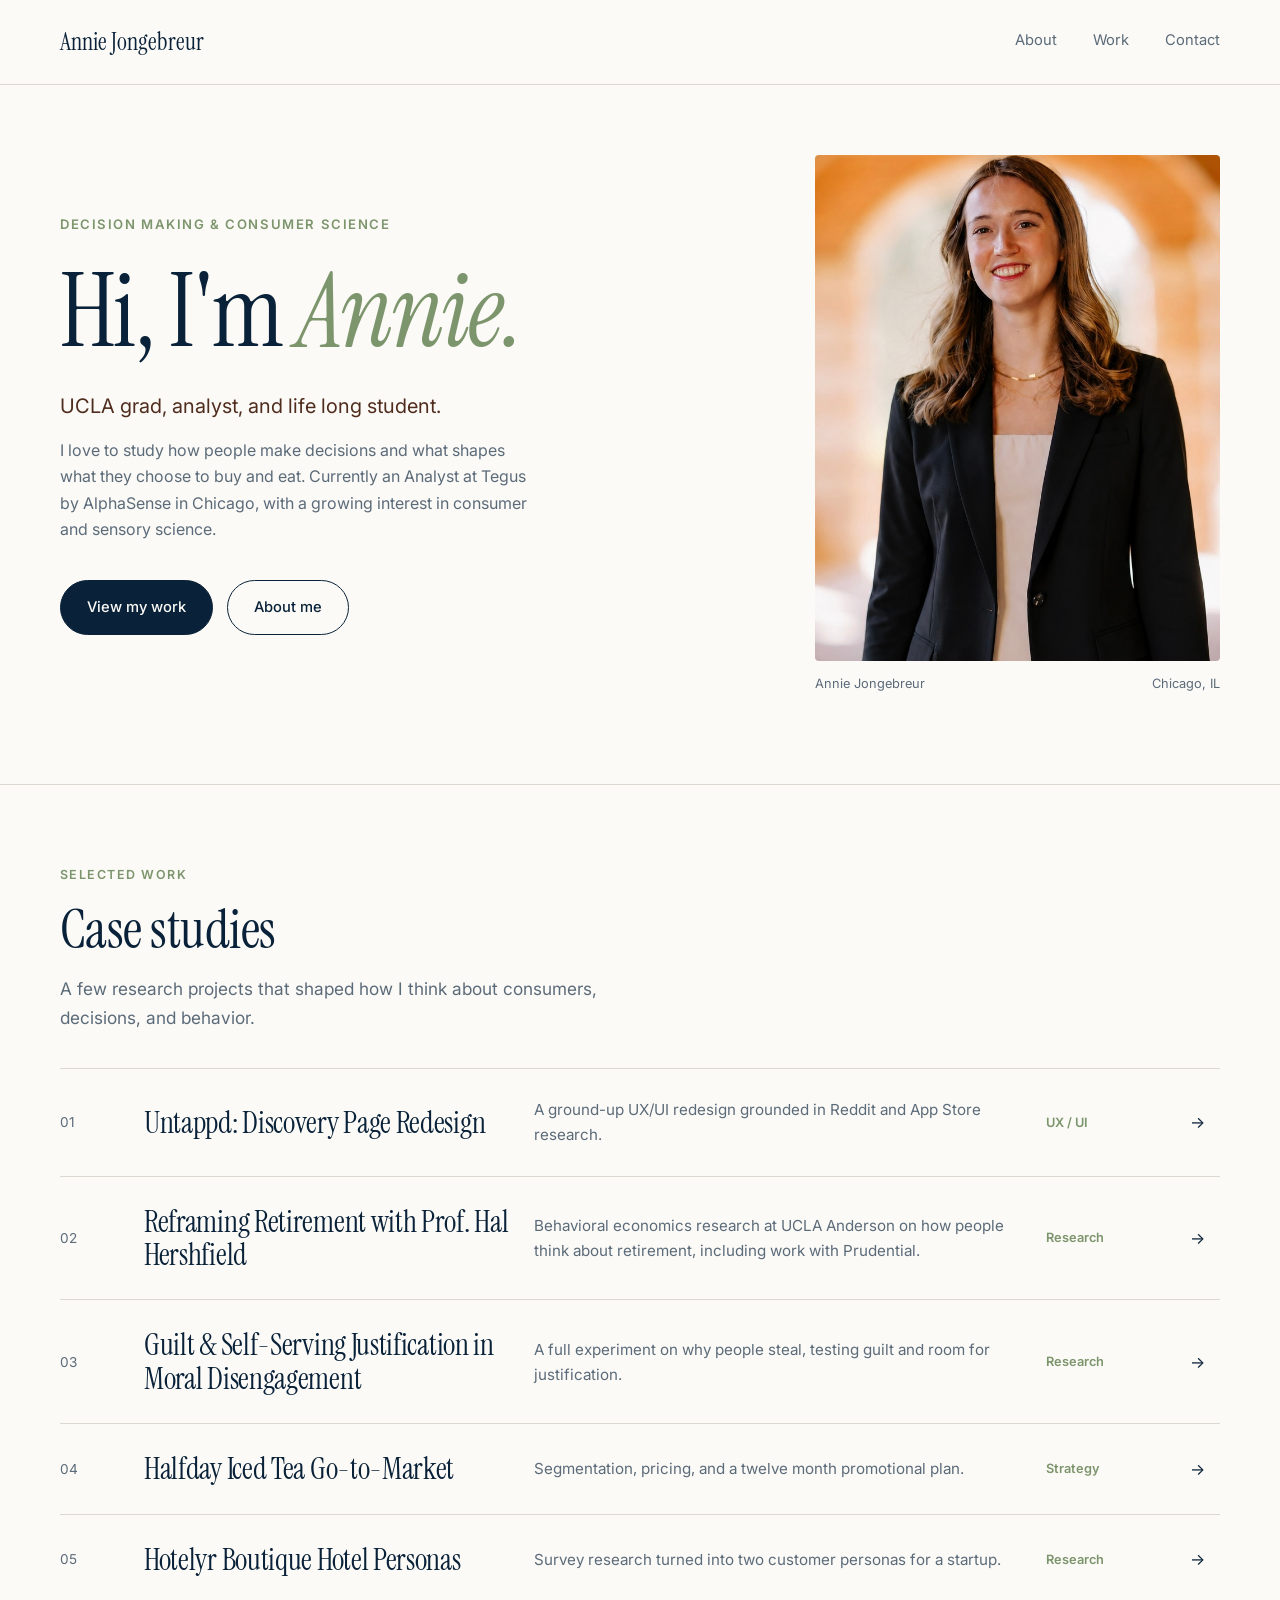
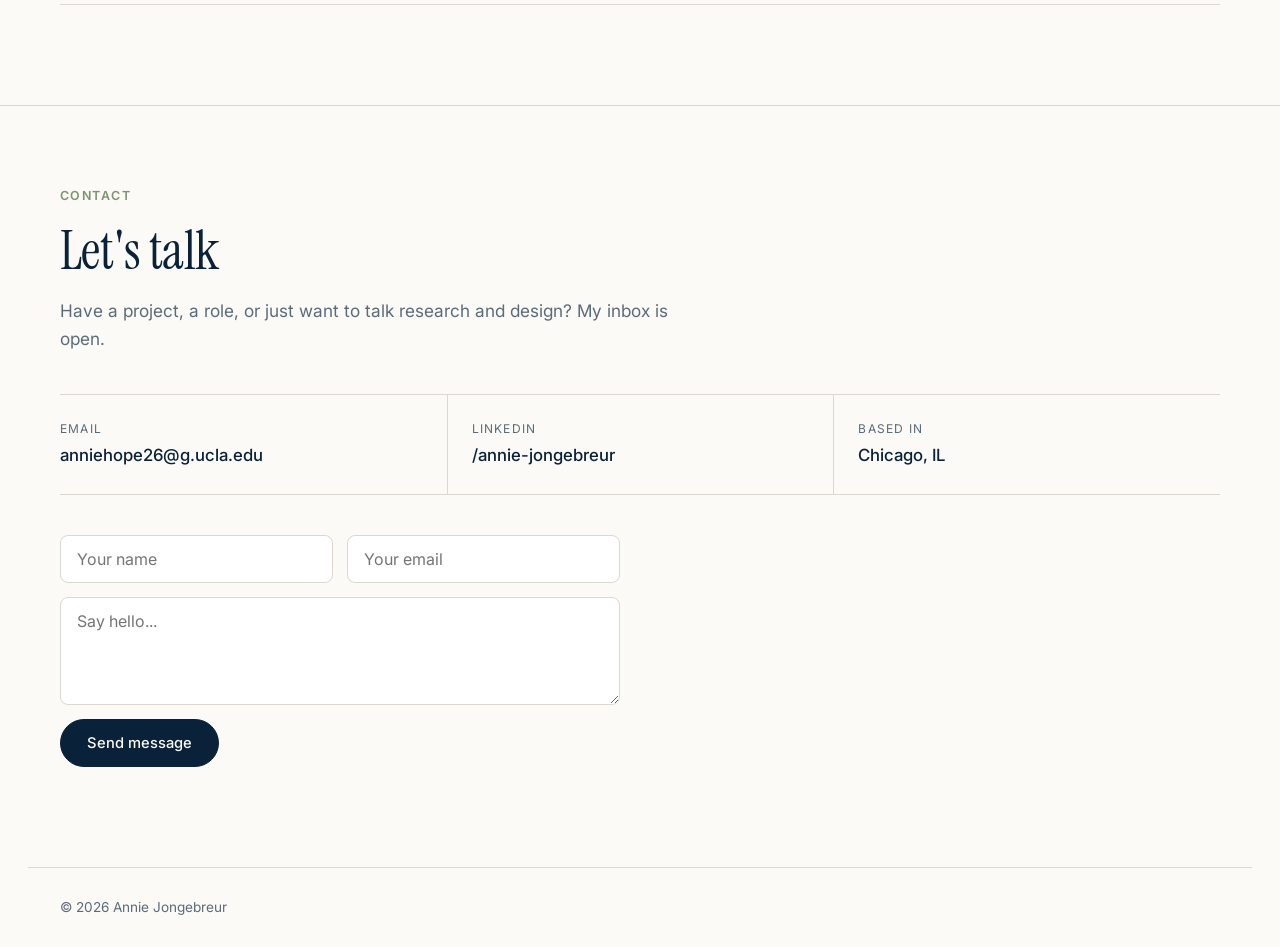
<file: Portfolio/index.html>
<!DOCTYPE html>
<html lang="en">
<head>
<meta charset="UTF-8">
<meta name="viewport" content="width=device-width, initial-scale=1.0">
<title>Annie Jongebreur, Decision Making &amp; Consumer Science</title>
<link rel="preconnect" href="https://fonts.googleapis.com">
<link rel="preconnect" href="https://fonts.gstatic.com" crossorigin>
<link href="https://fonts.googleapis.com/css2?family=Instrument+Serif:ital@0;1&family=Inter:wght@400;500;600&display=swap" rel="stylesheet">
<link rel="stylesheet" href="styles.css">
</head>
<body>

<!-- NAV -->
<header class="nav-wrap">
  <nav class="nav">
    <a href="index.html#home" class="logo">Annie Jongebreur</a>
    <div class="tabs">
      <a href="about.html" class="tab">About</a>
      <a href="#work" class="tab">Work</a>
      <a href="#contact" class="tab">Contact</a>
    </div>
  </nav>
</header>

<!-- HERO -->
<section id="home" class="hero">
  <div class="hero-grid">
    <div class="hero-copy">
      <p class="eyebrow">Decision Making &amp; Consumer Science</p>
      <h1 class="hero-line">Hi, I'm <span class="hero-name">Annie.</span></h1>
      <p class="hero-sub">UCLA grad, analyst, and life long student.</p>
      <p class="hero-lede">I love to study how people make decisions and what shapes what they choose to buy and eat. Currently an Analyst at Tegus by AlphaSense in Chicago, with a growing interest in consumer and sensory science.</p>
      <div class="btns">
        <a href="#work" class="btn">View my work</a>
        <a href="about.html" class="btn btn-line">About me</a>
      </div>
    </div>
    <div class="hero-photo-wrap">
      <div class="hero-photo-frame">
        <img src="assets/annie-photo.jpg" alt="Annie Jongebreur" class="hero-photo">
      </div>
      <p class="hero-caption"><span>Annie Jongebreur</span><span>Chicago, IL</span></p>
    </div>
  </div>
</section>

<!-- WORK -->
<section id="work" class="section section-cream">
  <div class="section-inner">
    <p class="section-index">Selected work</p>
    <h2 class="section-title">Case studies</h2>
    <p class="section-lede">A few research projects that shaped how I think about consumers, decisions, and behavior.</p>

    <div class="work-list">
      <a href="case-study-untappd.html" class="work-row">
        <span class="work-num">01</span>
        <h3>Untappd: Discovery Page Redesign</h3>
        <p>A ground-up UX/UI redesign grounded in Reddit and App Store research.</p>
        <span class="work-tag">UX / UI</span>
        <span class="work-arrow">→</span>
      </a>
      <a href="case-study-retirement-framing.html" class="work-row">
        <span class="work-num">02</span>
        <h3>Reframing Retirement with Prof. Hal Hershfield</h3>
        <p>Behavioral economics research at UCLA Anderson on how people think about retirement, including work with Prudential.</p>
        <span class="work-tag">Research</span>
        <span class="work-arrow">→</span>
      </a>
      <a href="case-study-moral-disengagement.html" class="work-row">
        <span class="work-num">03</span>
        <h3>Guilt &amp; Self-Serving Justification in Moral Disengagement</h3>
        <p>A full experiment on why people steal, testing guilt and room for justification.</p>
        <span class="work-tag">Research</span>
        <span class="work-arrow">→</span>
      </a>
      <a href="case-study-cpg.html" class="work-row">
        <span class="work-num">04</span>
        <h3>Halfday Iced Tea Go-to-Market</h3>
        <p>Segmentation, pricing, and a twelve month promotional plan.</p>
        <span class="work-tag">Strategy</span>
        <span class="work-arrow">→</span>
      </a>
      <a href="case-study-hotelyr.html" class="work-row">
        <span class="work-num">05</span>
        <h3>Hotelyr Boutique Hotel Personas</h3>
        <p>Survey research turned into two customer personas for a startup.</p>
        <span class="work-tag">Research</span>
        <span class="work-arrow">→</span>
      </a>
    </div>
  </div>
</section>

<!-- CONTACT -->
<section id="contact" class="section section-cream">
  <div class="section-inner">
    <p class="section-index">Contact</p>
    <h2 class="section-title">Let's talk</h2>
    <p class="section-lede">Have a project, a role, or just want to talk research and design? My inbox is open.</p>

    <div class="contact-grid">
      <a class="contact-card" href="mailto:anniehope26@g.ucla.edu">
        <span class="contact-label">Email</span>
        <span class="contact-value">anniehope26@g.ucla.edu</span>
      </a>
      <a class="contact-card" href="https://www.linkedin.com/in/annie-jongebreur-1019b5239" target="_blank" rel="noopener">
        <span class="contact-label">LinkedIn</span>
        <span class="contact-value">/annie-jongebreur</span>
      </a>
      <div class="contact-card">
        <span class="contact-label">Based in</span>
        <span class="contact-value">Chicago, IL</span>
      </div>
    </div>

    <form class="contact-form" action="mailto:anniehope26@g.ucla.edu" method="post" enctype="text/plain">
      <div class="form-row">
        <input type="text" name="name" placeholder="Your name" required>
        <input type="email" name="email" placeholder="Your email" required>
      </div>
      <textarea name="message" rows="4" placeholder="Say hello..." required></textarea>
      <button type="submit" class="btn">Send message</button>
    </form>
  </div>
</section>

<footer class="footer">© <span id="year"></span> Annie Jongebreur</footer>

<script src="script.js"></script>
</body>
</html>
</file>
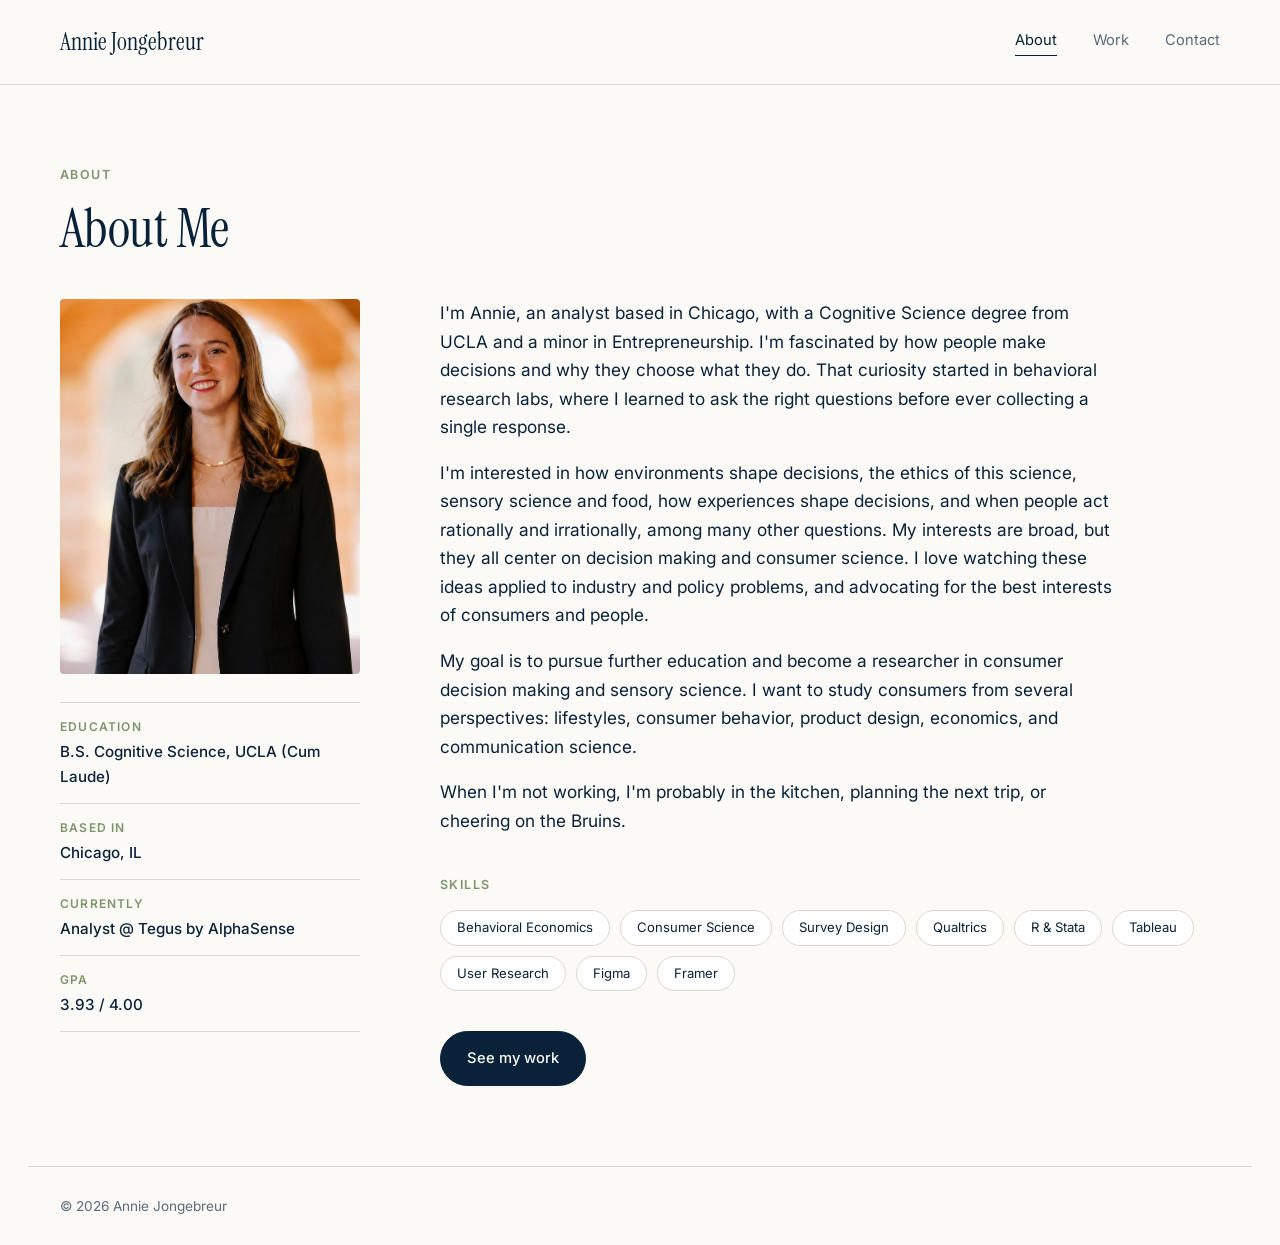
<file: Portfolio/about.html>
<!DOCTYPE html>
<html lang="en">
<head>
<meta charset="UTF-8">
<meta name="viewport" content="width=device-width, initial-scale=1.0">
<title>About | Annie Jongebreur</title>
<link rel="preconnect" href="https://fonts.googleapis.com">
<link rel="preconnect" href="https://fonts.gstatic.com" crossorigin>
<link href="https://fonts.googleapis.com/css2?family=Instrument+Serif:ital@0;1&family=Inter:wght@400;500;600&display=swap" rel="stylesheet">
<link rel="stylesheet" href="styles.css">
</head>
<body>

<!-- NAV -->
<header class="nav-wrap">
  <nav class="nav">
    <a href="index.html#home" class="logo">Annie Jongebreur</a>
    <div class="tabs">
      <a href="about.html" class="tab tab-active">About</a>
      <a href="index.html#work" class="tab">Work</a>
      <a href="index.html#contact" class="tab">Contact</a>
    </div>
  </nav>
</header>

<section class="section section-cream about-page">
  <div class="section-inner">
    <p class="section-index">About</p>
    <h1 class="section-title">About Me</h1>
  </div>

  <div class="section-inner about-grid">
    <div class="about-side">
      <div class="avatar-tile">
        <img src="assets/annie-photo.jpg" alt="Annie Jongebreur">
      </div>

      <div class="fact-list">
        <div class="fact-row">
          <span class="fact-label">Education</span>
          <span class="fact-value">B.S. Cognitive Science, UCLA (Cum Laude)</span>
        </div>
        <div class="fact-row">
          <span class="fact-label">Based in</span>
          <span class="fact-value">Chicago, IL</span>
        </div>
        <div class="fact-row">
          <span class="fact-label">Currently</span>
          <span class="fact-value">Analyst @ Tegus by AlphaSense</span>
        </div>
        <div class="fact-row">
          <span class="fact-label">GPA</span>
          <span class="fact-value">3.93 / 4.00</span>
        </div>
      </div>
    </div>

    <div class="about-copy">
      <p>I'm Annie, an analyst based in Chicago, with a Cognitive Science degree from UCLA and a minor in Entrepreneurship. I'm fascinated by how people make decisions and why they choose what they do. That curiosity started in behavioral research labs, where I learned to ask the right questions before ever collecting a single response.</p>

      <p>I'm interested in how environments shape decisions, the ethics of this science, sensory science and food, how experiences shape decisions, and when people act rationally and irrationally, among many other questions. My interests are broad, but they all center on decision making and consumer science. I love watching these ideas applied to industry and policy problems, and advocating for the best interests of consumers and people.</p>

      <p>My goal is to pursue further education and become a researcher in consumer decision making and sensory science. I want to study consumers from several perspectives: lifestyles, consumer behavior, product design, economics, and communication science.</p>

      <p>When I'm not working, I'm probably in the kitchen, planning the next trip, or cheering on the Bruins.</p>

      <p class="section-index" style="margin-top:2.5rem;">Skills</p>
      <div class="tag-row">
        <span class="tag">Behavioral Economics</span>
        <span class="tag">Consumer Science</span>
        <span class="tag">Survey Design</span>
        <span class="tag">Qualtrics</span>
        <span class="tag">R &amp; Stata</span>
        <span class="tag">Tableau</span>
        <span class="tag">User Research</span>
        <span class="tag">Figma</span>
        <span class="tag">Framer</span>
      </div>

      <a href="index.html#work" class="btn" style="margin-top:2.5rem;">See my work</a>
    </div>
  </div>
</section>

<footer class="footer footer-light">© <span id="year"></span> Annie Jongebreur</footer>

<script>document.getElementById('year').textContent = new Date().getFullYear();</script>
</body>
</html>
</file>
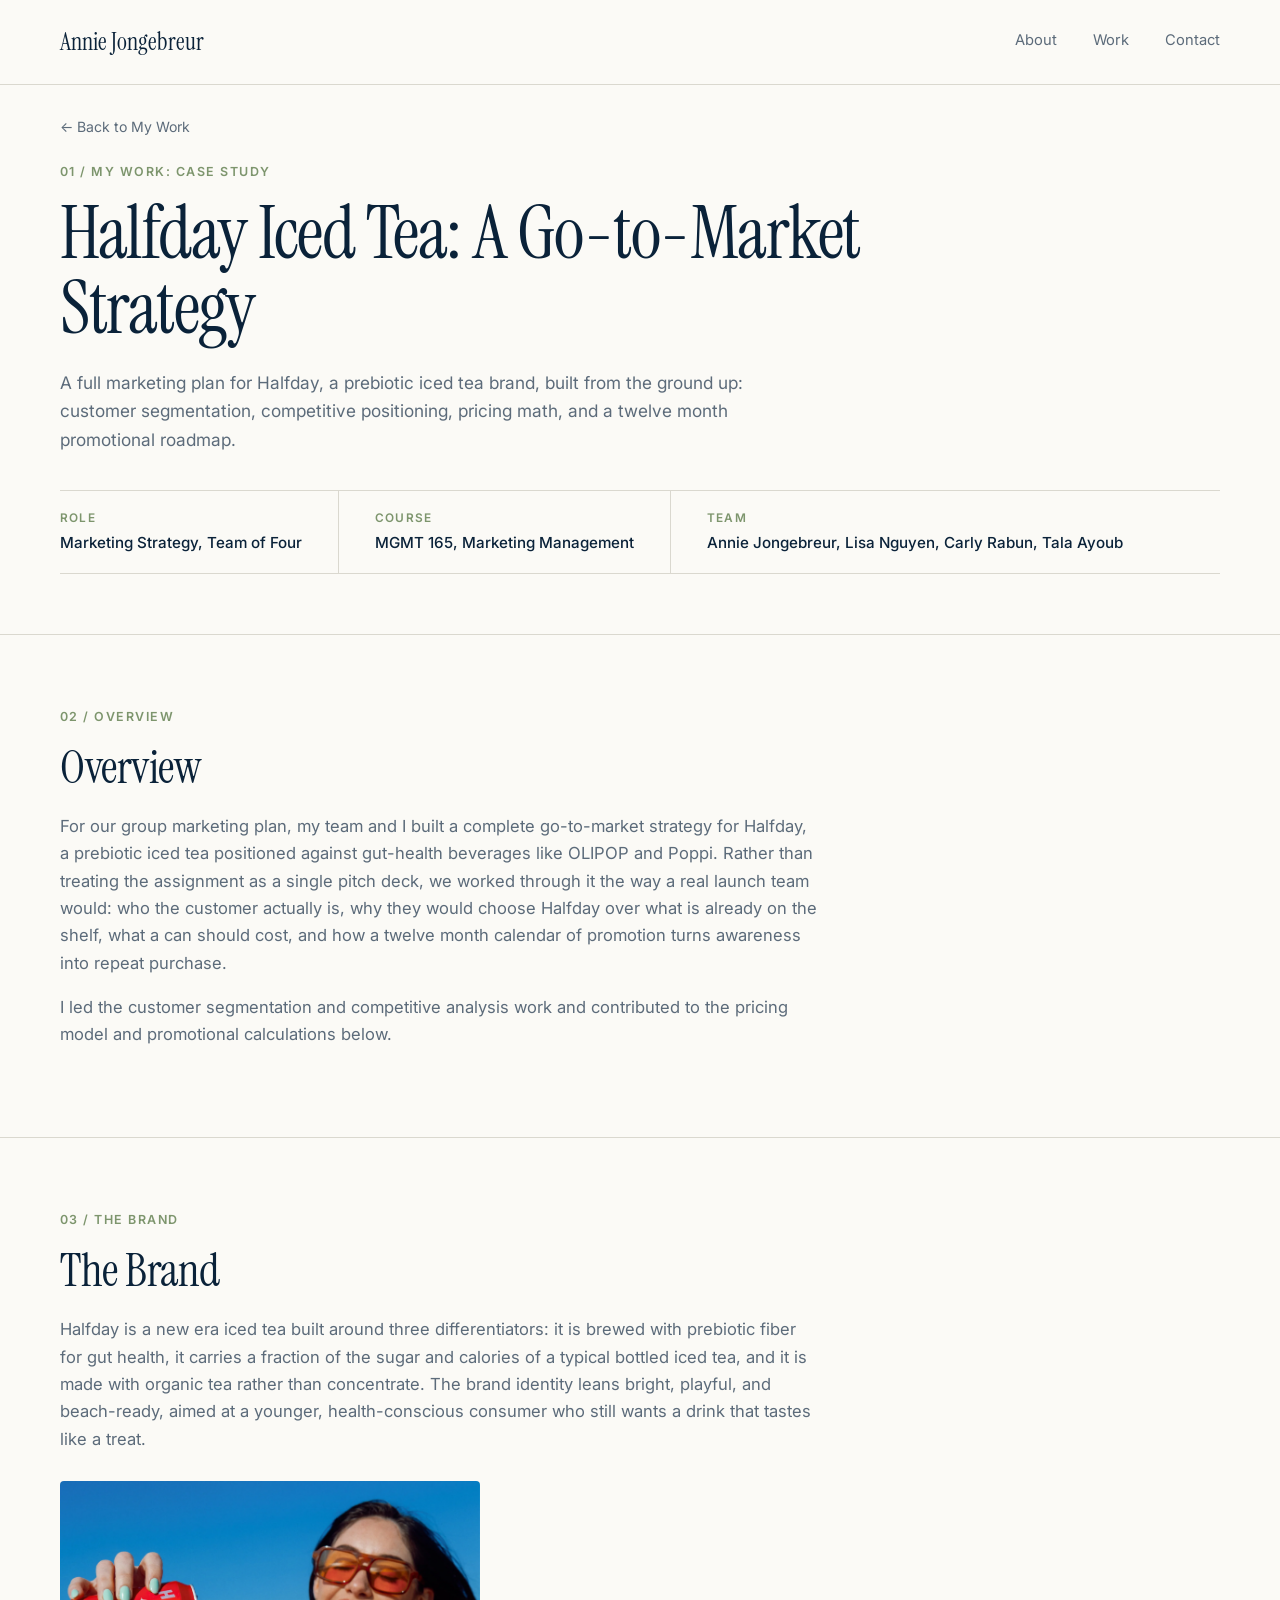
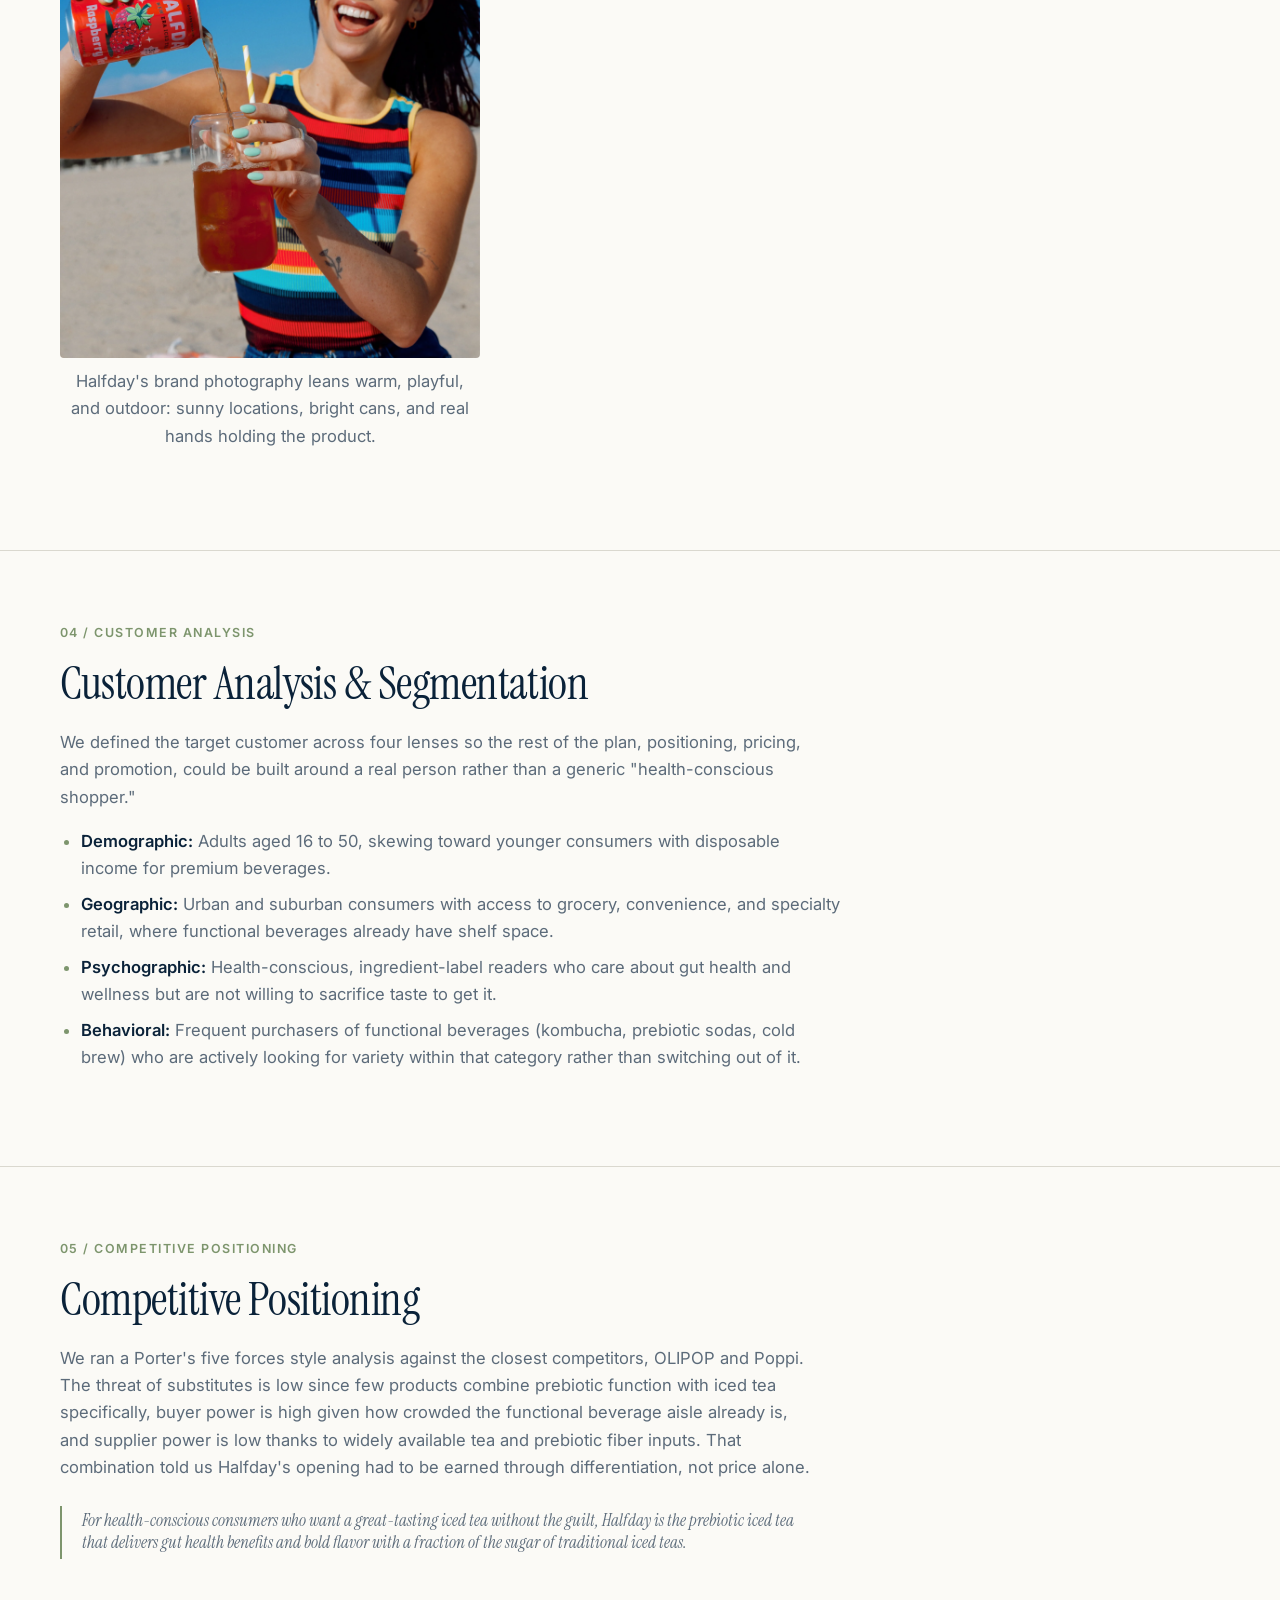
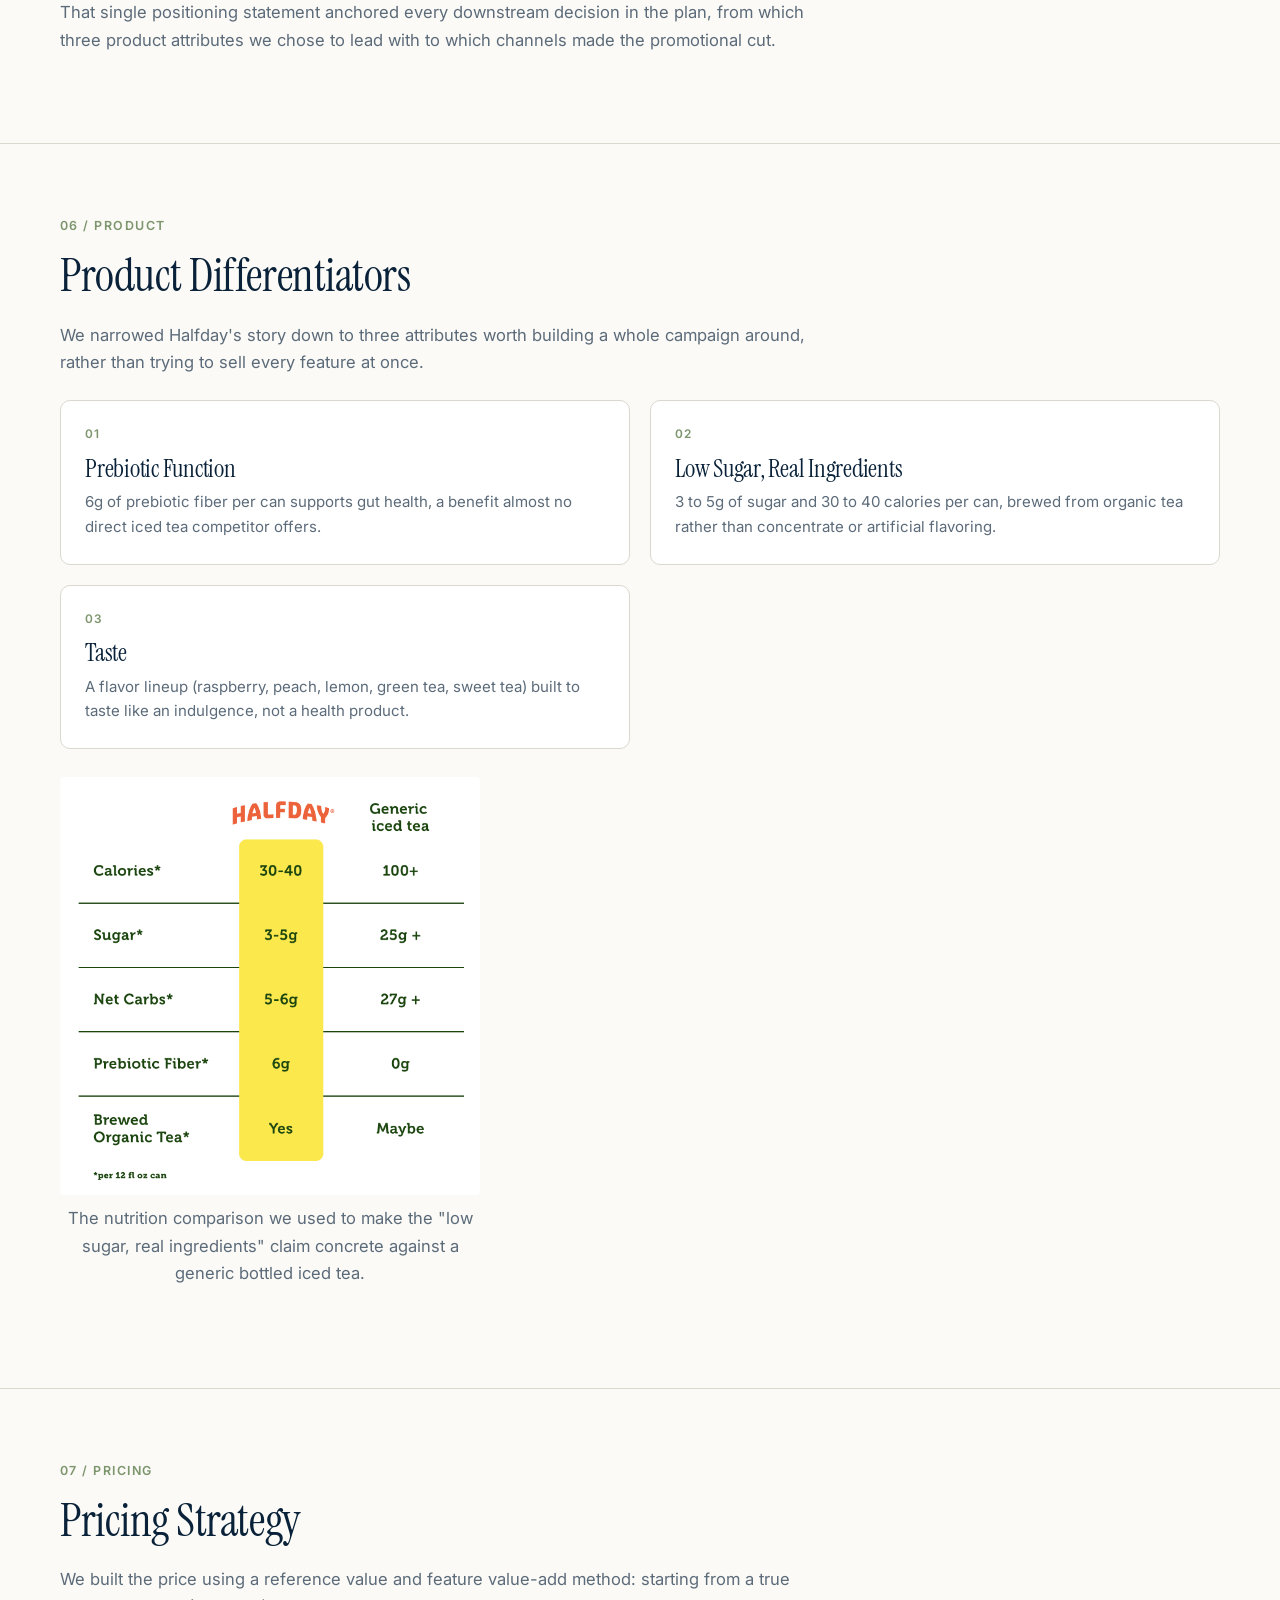
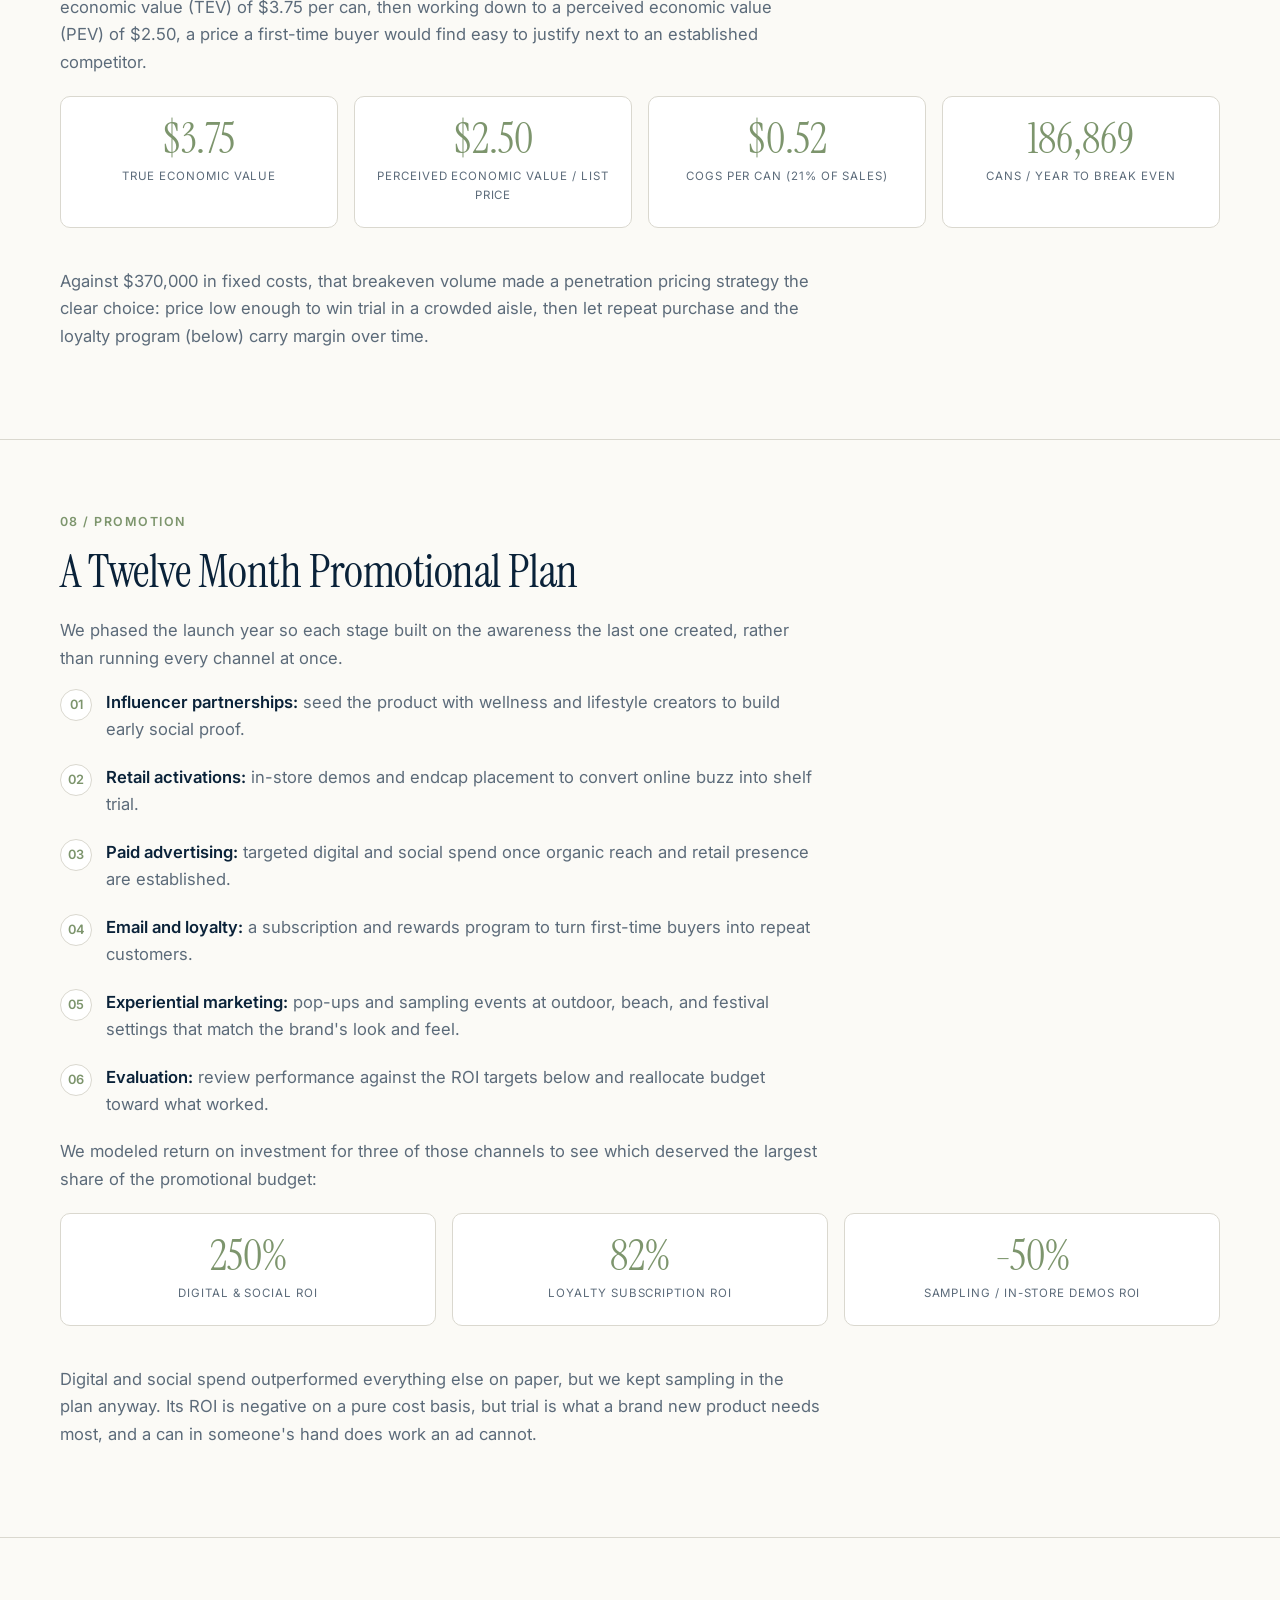
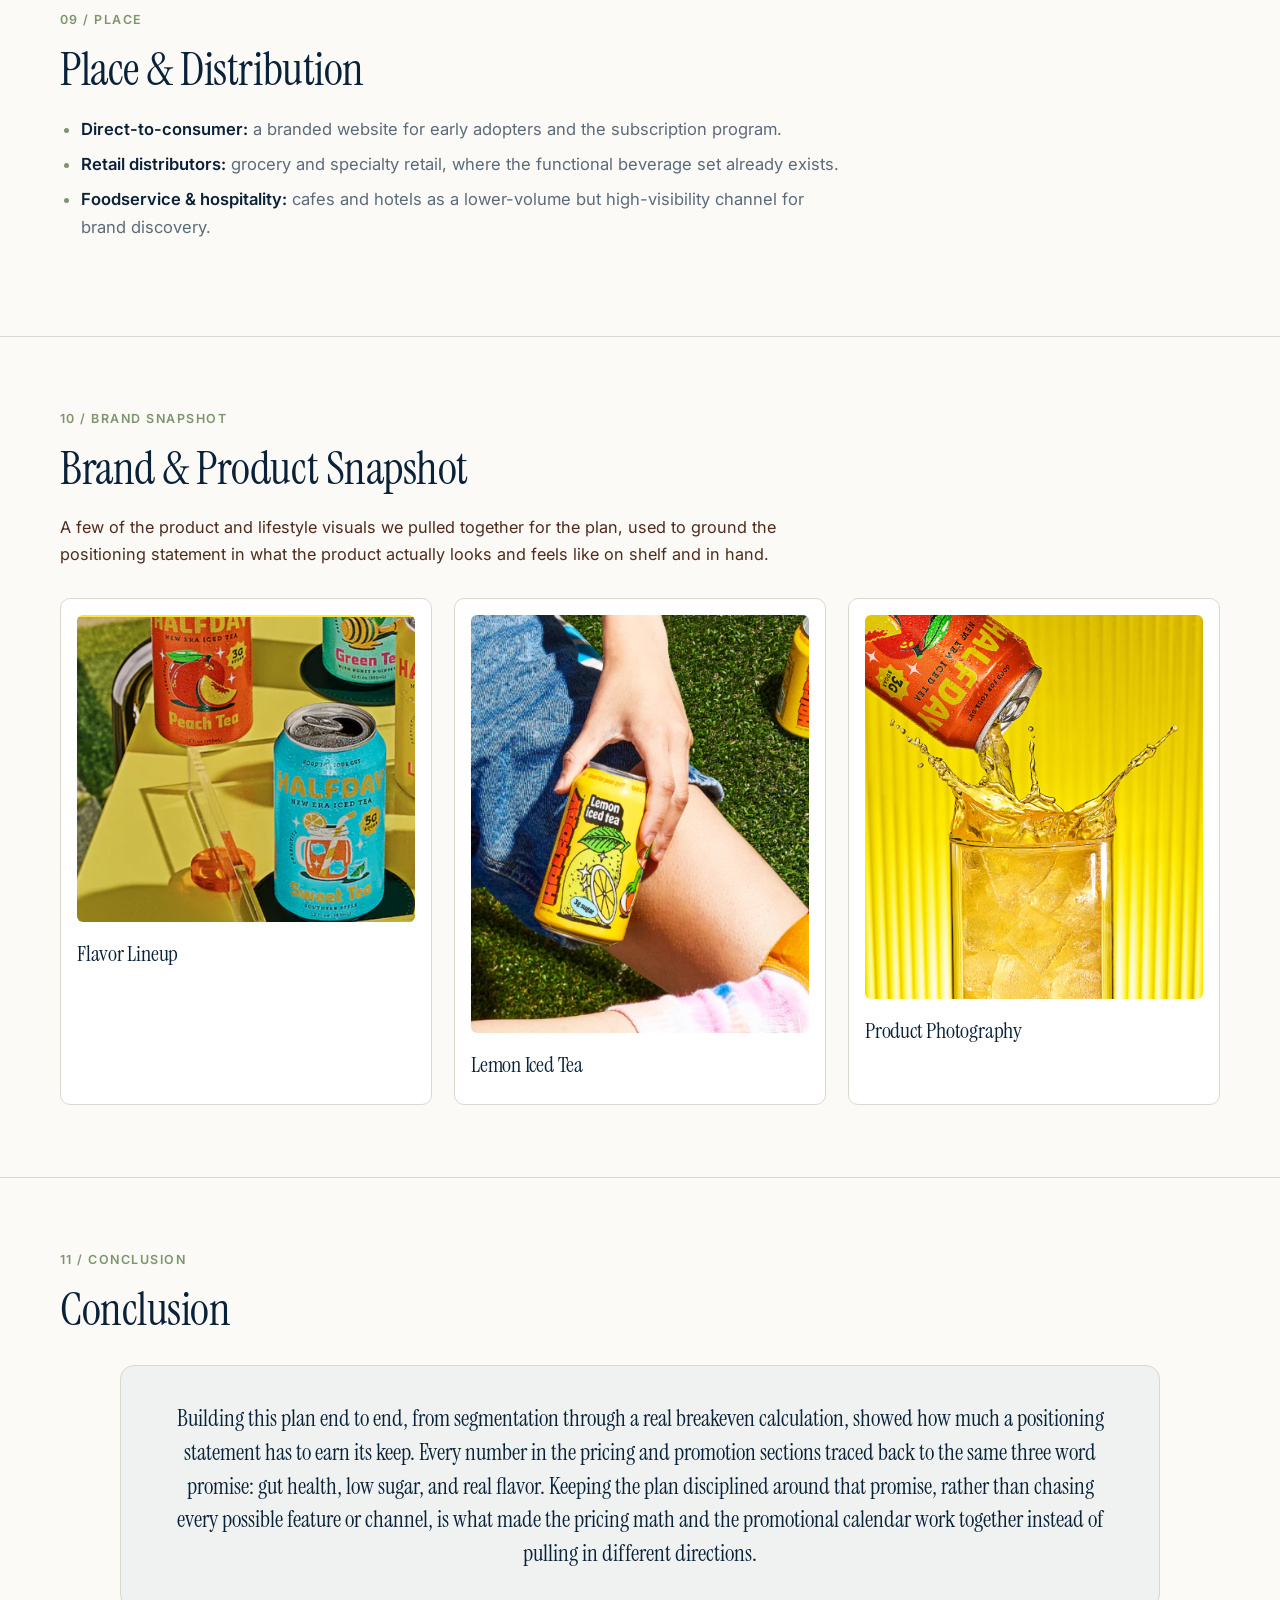
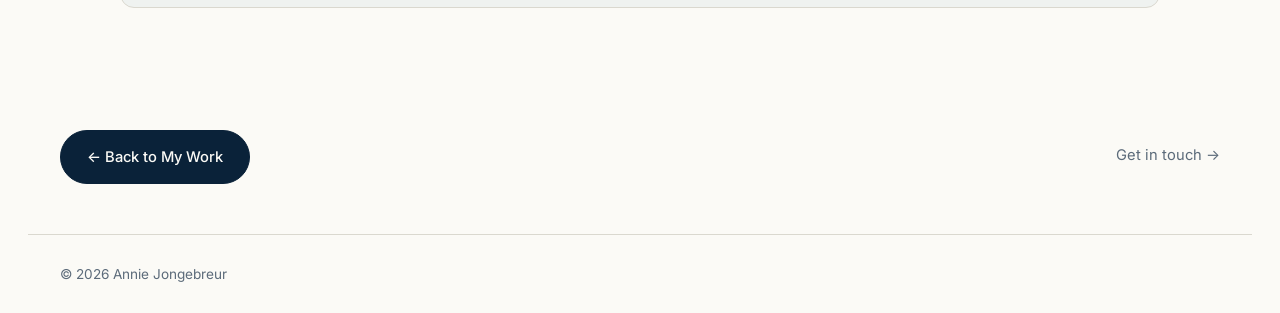
<file: Portfolio/case-study-cpg.html>
<!DOCTYPE html>
<html lang="en">
<head>
<meta charset="UTF-8">
<meta name="viewport" content="width=device-width, initial-scale=1.0">
<title>Halfday Iced Tea, Go-to-Market Strategy | Annie Jongebreur</title>
<link rel="preconnect" href="https://fonts.googleapis.com">
<link rel="preconnect" href="https://fonts.gstatic.com" crossorigin>
<link href="https://fonts.googleapis.com/css2?family=Instrument+Serif:ital@0;1&family=Inter:wght@400;500;600&display=swap" rel="stylesheet">
<link rel="stylesheet" href="styles.css">
</head>
<body>

<!-- NAV -->
<header class="nav-wrap">
  <nav class="nav">
    <a href="index.html#home" class="logo">Annie Jongebreur</a>
    <div class="tabs">
      <a href="about.html" class="tab">About</a>
      <a href="index.html#work" class="tab">Work</a>
      <a href="index.html#contact" class="tab">Contact</a>
    </div>
  </nav>
</header>

<a href="index.html#work" class="cs-back">← Back to My Work</a>

<!-- HEADER -->
<header class="cs-header">
  <p class="section-index">01 / My Work: Case Study</p>
  <h1>Halfday Iced Tea: A Go-to-Market Strategy</h1>
  <p class="section-lede">A full marketing plan for Halfday, a prebiotic iced tea brand, built from the ground up: customer segmentation, competitive positioning, pricing math, and a twelve month promotional roadmap.</p>

  <div class="cs-meta">
    <div class="cs-meta-item">
      <span class="cs-meta-label">Role</span>
      <span class="cs-meta-value">Marketing Strategy, Team of Four</span>
    </div>
    <div class="cs-meta-item">
      <span class="cs-meta-label">Course</span>
      <span class="cs-meta-value">MGMT 165, Marketing Management</span>
    </div>
    <div class="cs-meta-item">
      <span class="cs-meta-label">Team</span>
      <span class="cs-meta-value">Annie Jongebreur, Lisa Nguyen, Carly Rabun, Tala Ayoub</span>
    </div>
  </div>
</header>

<!-- OVERVIEW -->
<section class="cs-section section-cream">
  <div class="cs-section-inner cs-body">
    <p class="section-index">02 / Overview</p>
    <h2>Overview</h2>
    <p>For our group marketing plan, my team and I built a complete go-to-market strategy for Halfday, a prebiotic iced tea positioned against gut-health beverages like OLIPOP and Poppi. Rather than treating the assignment as a single pitch deck, we worked through it the way a real launch team would: who the customer actually is, why they would choose Halfday over what is already on the shelf, what a can should cost, and how a twelve month calendar of promotion turns awareness into repeat purchase.</p>
    <p>I led the customer segmentation and competitive analysis work and contributed to the pricing model and promotional calculations below.</p>
  </div>
</section>

<!-- BRAND -->
<section class="cs-section section-cream">
  <div class="cs-section-inner cs-body">
    <p class="section-index">03 / The Brand</p>
    <h2>The Brand</h2>
    <p>Halfday is a new era iced tea built around three differentiators: it is brewed with prebiotic fiber for gut health, it carries a fraction of the sugar and calories of a typical bottled iced tea, and it is made with organic tea rather than concentrate. The brand identity leans bright, playful, and beach-ready, aimed at a younger, health-conscious consumer who still wants a drink that tastes like a treat.</p>
    <div class="cs-figure cs-figure-solo">
      <img src="assets/cpg/lifestyle-pour.png" alt="A can of Halfday Raspberry Iced Tea being poured into a glass on the beach">
      <p class="cs-figure-caption">Halfday's brand photography leans warm, playful, and outdoor: sunny locations, bright cans, and real hands holding the product.</p>
    </div>
  </div>
</section>

<!-- CUSTOMER ANALYSIS -->
<section class="cs-section section-cream">
  <div class="cs-section-inner cs-body">
    <p class="section-index">04 / Customer Analysis</p>
    <h2>Customer Analysis &amp; Segmentation</h2>
    <p>We defined the target customer across four lenses so the rest of the plan, positioning, pricing, and promotion, could be built around a real person rather than a generic "health-conscious shopper."</p>
    <ul class="cs-list">
      <li><strong>Demographic:</strong> Adults aged 16 to 50, skewing toward younger consumers with disposable income for premium beverages.</li>
      <li><strong>Geographic:</strong> Urban and suburban consumers with access to grocery, convenience, and specialty retail, where functional beverages already have shelf space.</li>
      <li><strong>Psychographic:</strong> Health-conscious, ingredient-label readers who care about gut health and wellness but are not willing to sacrifice taste to get it.</li>
      <li><strong>Behavioral:</strong> Frequent purchasers of functional beverages (kombucha, prebiotic sodas, cold brew) who are actively looking for variety within that category rather than switching out of it.</li>
    </ul>
  </div>
</section>

<!-- POSITIONING -->
<section class="cs-section section-cream">
  <div class="cs-section-inner cs-body">
    <p class="section-index">05 / Competitive Positioning</p>
    <h2>Competitive Positioning</h2>
    <p>We ran a Porter's five forces style analysis against the closest competitors, OLIPOP and Poppi. The threat of substitutes is low since few products combine prebiotic function with iced tea specifically, buyer power is high given how crowded the functional beverage aisle already is, and supplier power is low thanks to widely available tea and prebiotic fiber inputs. That combination told us Halfday's opening had to be earned through differentiation, not price alone.</p>
    <div class="cs-quotes">
      <p class="cs-quote">For health-conscious consumers who want a great-tasting iced tea without the guilt, Halfday is the prebiotic iced tea that delivers gut health benefits and bold flavor with a fraction of the sugar of traditional iced teas.</p>
    </div>
    <p>That single positioning statement anchored every downstream decision in the plan, from which three product attributes we chose to lead with to which channels made the promotional cut.</p>
  </div>
</section>

<!-- PRODUCT -->
<section class="cs-section section-cream">
  <div class="cs-section-inner cs-body">
    <p class="section-index">06 / Product</p>
    <h2>Product Differentiators</h2>
    <p>We narrowed Halfday's story down to three attributes worth building a whole campaign around, rather than trying to sell every feature at once.</p>
    <div class="cs-principles">
      <div class="principle-card">
        <span class="principle-index">01</span>
        <h3>Prebiotic Function</h3>
        <p>6g of prebiotic fiber per can supports gut health, a benefit almost no direct iced tea competitor offers.</p>
      </div>
      <div class="principle-card">
        <span class="principle-index">02</span>
        <h3>Low Sugar, Real Ingredients</h3>
        <p>3 to 5g of sugar and 30 to 40 calories per can, brewed from organic tea rather than concentrate or artificial flavoring.</p>
      </div>
      <div class="principle-card">
        <span class="principle-index">03</span>
        <h3>Taste</h3>
        <p>A flavor lineup (raspberry, peach, lemon, green tea, sweet tea) built to taste like an indulgence, not a health product.</p>
      </div>
    </div>
    <div class="cs-figure cs-figure-solo">
      <img src="assets/cpg/nutrition-table.png" alt="Comparison table showing Halfday has 30 to 40 calories, 3 to 5 grams of sugar, and 6 grams of prebiotic fiber per can, versus 100+ calories, 25+ grams of sugar, and 0 grams of fiber in a generic iced tea">
      <p class="cs-figure-caption">The nutrition comparison we used to make the "low sugar, real ingredients" claim concrete against a generic bottled iced tea.</p>
    </div>
  </div>
</section>

<!-- PRICING -->
<section class="cs-section section-cream">
  <div class="cs-section-inner cs-body">
    <p class="section-index">07 / Pricing</p>
    <h2>Pricing Strategy</h2>
    <p>We built the price using a reference value and feature value-add method: starting from a true economic value (TEV) of $3.75 per can, then working down to a perceived economic value (PEV) of $2.50, a price a first-time buyer would find easy to justify next to an established competitor.</p>
    <div class="cs-stat-grid">
      <div class="cs-stat">
        <span class="cs-stat-num">$3.75</span>
        <span class="cs-stat-label">True Economic Value</span>
      </div>
      <div class="cs-stat">
        <span class="cs-stat-num">$2.50</span>
        <span class="cs-stat-label">Perceived Economic Value / List Price</span>
      </div>
      <div class="cs-stat">
        <span class="cs-stat-num">$0.52</span>
        <span class="cs-stat-label">COGS per Can (21% of sales)</span>
      </div>
      <div class="cs-stat">
        <span class="cs-stat-num">186,869</span>
        <span class="cs-stat-label">Cans / Year to Break Even</span>
      </div>
    </div>
    <p>Against $370,000 in fixed costs, that breakeven volume made a penetration pricing strategy the clear choice: price low enough to win trial in a crowded aisle, then let repeat purchase and the loyalty program (below) carry margin over time.</p>
  </div>
</section>

<!-- PROMOTION -->
<section class="cs-section section-cream">
  <div class="cs-section-inner cs-body">
    <p class="section-index">08 / Promotion</p>
    <h2>A Twelve Month Promotional Plan</h2>
    <p>We phased the launch year so each stage built on the awareness the last one created, rather than running every channel at once.</p>
    <ol class="cs-numbered">
      <li><strong>Influencer partnerships:</strong> seed the product with wellness and lifestyle creators to build early social proof.</li>
      <li><strong>Retail activations:</strong> in-store demos and endcap placement to convert online buzz into shelf trial.</li>
      <li><strong>Paid advertising:</strong> targeted digital and social spend once organic reach and retail presence are established.</li>
      <li><strong>Email and loyalty:</strong> a subscription and rewards program to turn first-time buyers into repeat customers.</li>
      <li><strong>Experiential marketing:</strong> pop-ups and sampling events at outdoor, beach, and festival settings that match the brand's look and feel.</li>
      <li><strong>Evaluation:</strong> review performance against the ROI targets below and reallocate budget toward what worked.</li>
    </ol>
    <p>We modeled return on investment for three of those channels to see which deserved the largest share of the promotional budget:</p>
    <div class="cs-stat-grid">
      <div class="cs-stat">
        <span class="cs-stat-num">250%</span>
        <span class="cs-stat-label">Digital &amp; Social ROI</span>
      </div>
      <div class="cs-stat">
        <span class="cs-stat-num">82%</span>
        <span class="cs-stat-label">Loyalty Subscription ROI</span>
      </div>
      <div class="cs-stat">
        <span class="cs-stat-num">-50%</span>
        <span class="cs-stat-label">Sampling / In-Store Demos ROI</span>
      </div>
    </div>
    <p>Digital and social spend outperformed everything else on paper, but we kept sampling in the plan anyway. Its ROI is negative on a pure cost basis, but trial is what a brand new product needs most, and a can in someone's hand does work an ad cannot.</p>
  </div>
</section>

<!-- PLACE -->
<section class="cs-section section-cream">
  <div class="cs-section-inner cs-body">
    <p class="section-index">09 / Place</p>
    <h2>Place &amp; Distribution</h2>
    <ul class="cs-list">
      <li><strong>Direct-to-consumer:</strong> a branded website for early adopters and the subscription program.</li>
      <li><strong>Retail distributors:</strong> grocery and specialty retail, where the functional beverage set already exists.</li>
      <li><strong>Foodservice &amp; hospitality:</strong> cafes and hotels as a lower-volume but high-visibility channel for brand discovery.</li>
    </ul>
  </div>
</section>

<!-- VISUAL SNAPSHOT -->
<section class="cs-section section-cream">
  <div class="cs-section-inner">
    <p class="section-index">10 / Brand Snapshot</p>
    <h2>Brand &amp; Product Snapshot</h2>
    <p style="max-width:760px;color:var(--brown);font-size:1.02rem;">A few of the product and lifestyle visuals we pulled together for the plan, used to ground the positioning statement in what the product actually looks and feels like on shelf and in hand.</p>
    <div class="wireframe-grid">
      <div class="wireframe-card">
        <img src="assets/cpg/lineup.png" alt="Full Halfday flavor lineup in a cooler on ice: green tea, peach, lemon, and raspberry">
        <h4>Flavor Lineup</h4>
      </div>
      <div class="wireframe-card">
        <img src="assets/cpg/lemon-can.png" alt="Halfday Lemon Iced Tea can held on grass">
        <h4>Lemon Iced Tea</h4>
      </div>
      <div class="wireframe-card">
        <img src="assets/cpg/splash.png" alt="Halfday can pouring into a glass with a dramatic splash against a yellow background">
        <h4>Product Photography</h4>
      </div>
    </div>
  </div>
</section>

<!-- CONCLUSION -->
<section class="cs-section section-cream">
  <div class="cs-section-inner cs-body">
    <p class="section-index">11 / Conclusion</p>
    <h2>Conclusion</h2>
    <div class="cs-conclusion">
      Building this plan end to end, from segmentation through a real breakeven calculation, showed how much a positioning statement has to earn its keep. Every number in the pricing and promotion sections traced back to the same three word promise: gut health, low sugar, and real flavor. Keeping the plan disciplined around that promise, rather than chasing every possible feature or channel, is what made the pricing math and the promotional calendar work together instead of pulling in different directions.
    </div>
  </div>
</section>

<div class="cs-footer-nav">
  <a href="index.html#work" class="btn">← Back to My Work</a>
  <a href="index.html#contact" class="tab">Get in touch →</a>
</div>

<footer class="footer footer-light">© <span id="year"></span> Annie Jongebreur</footer>

<script>document.getElementById('year').textContent = new Date().getFullYear();</script>
</body>
</html>
</file>
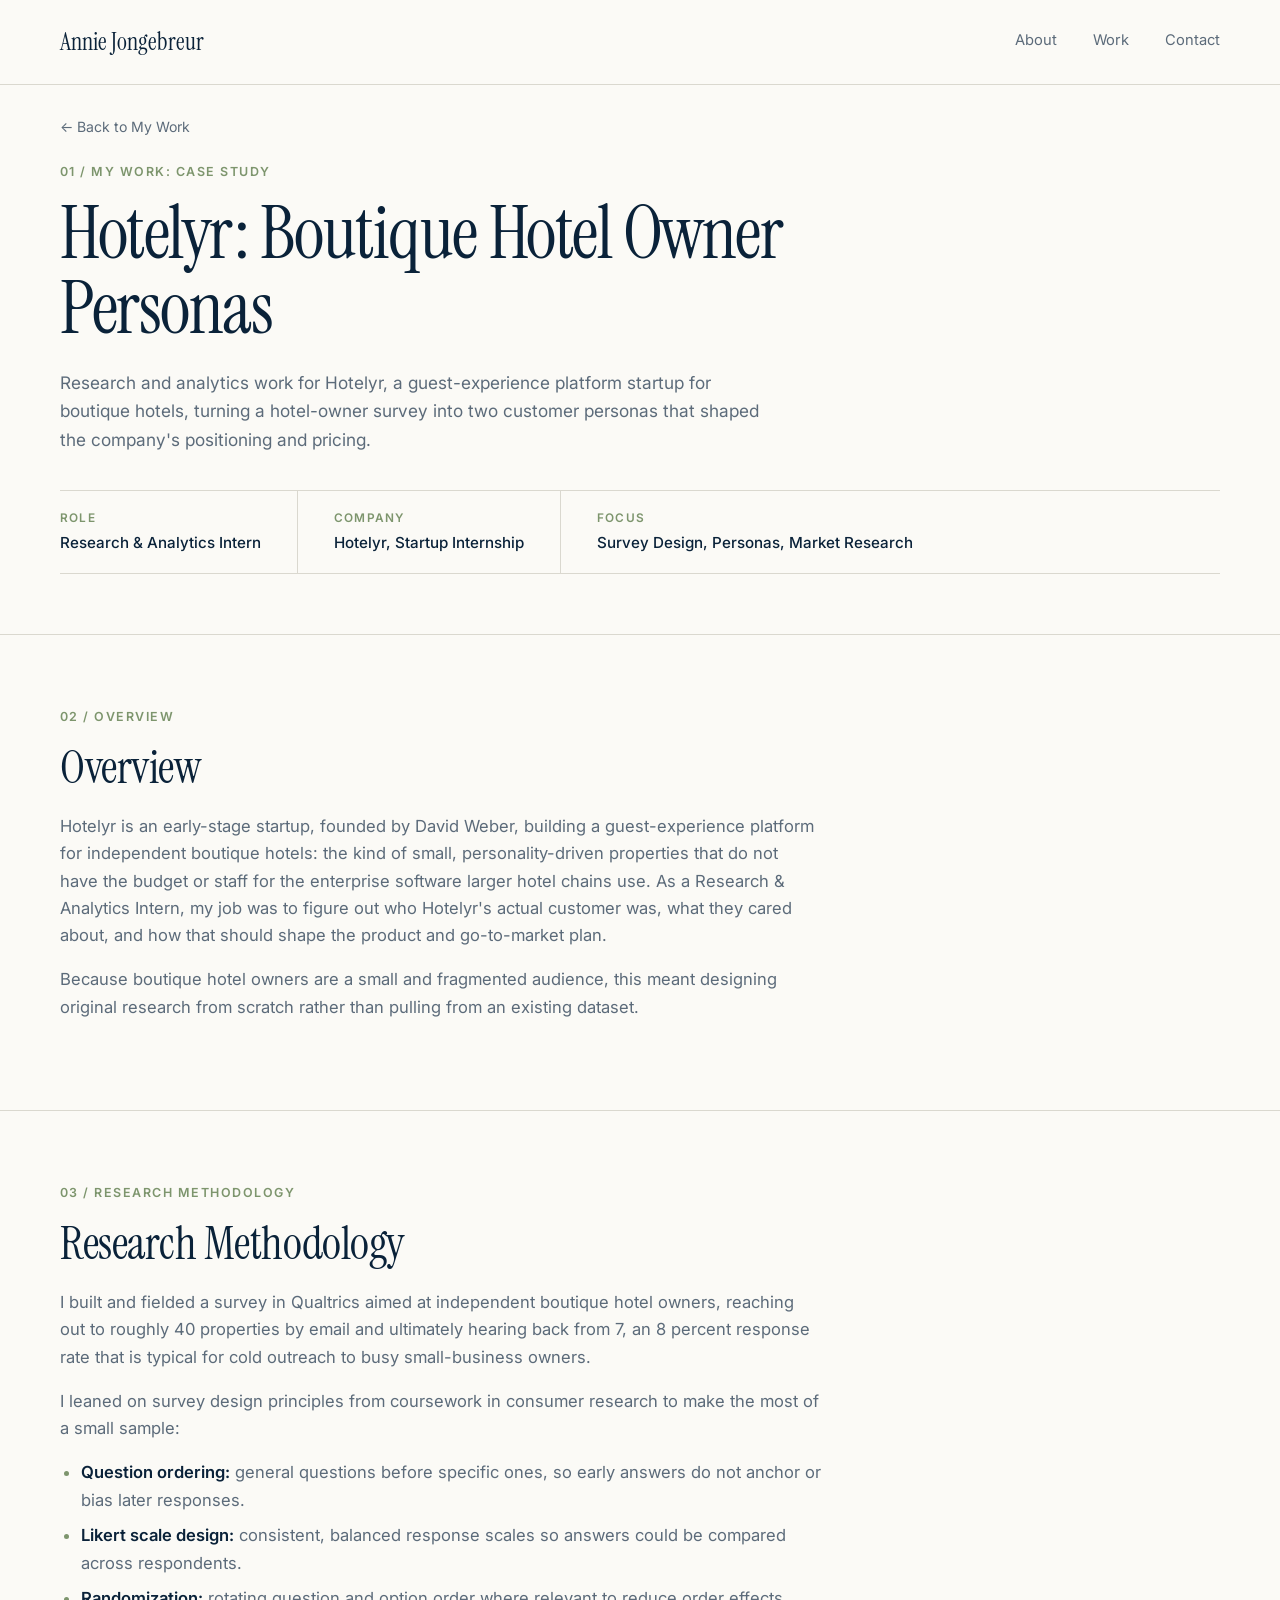
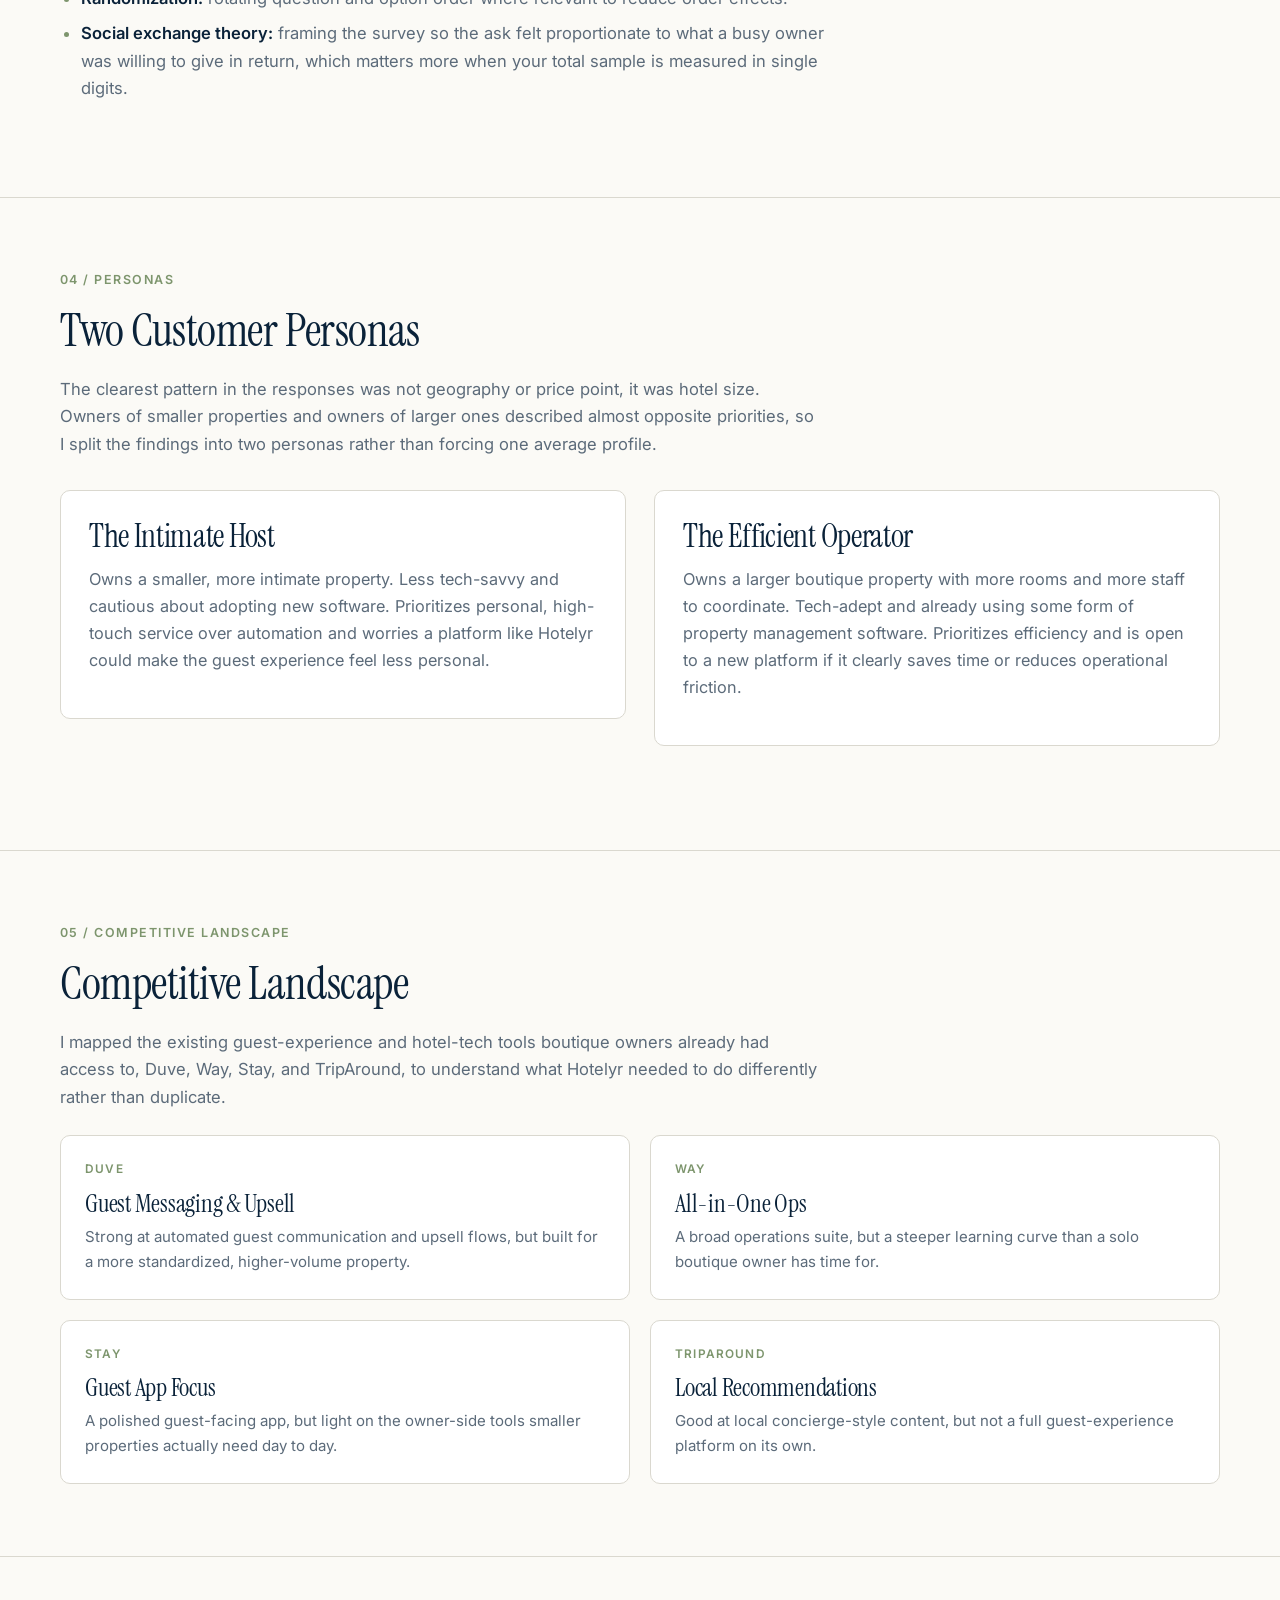
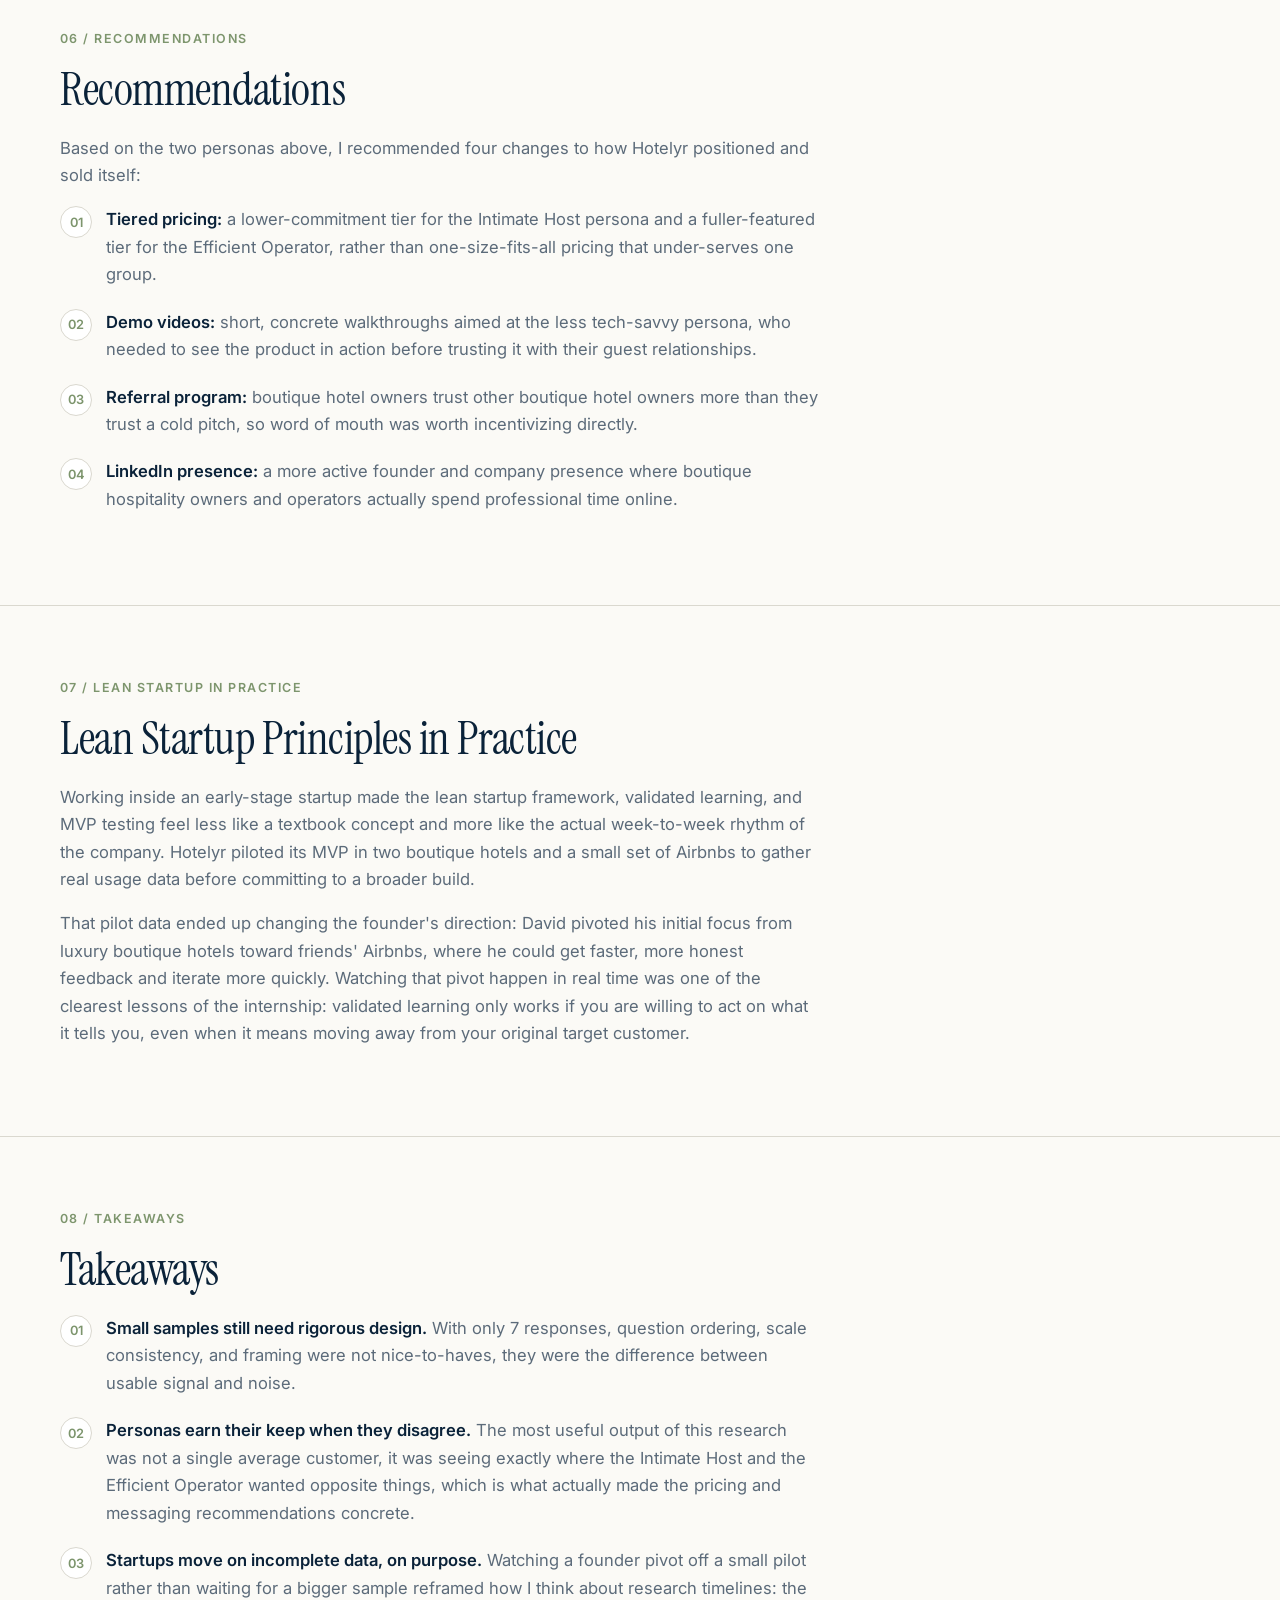
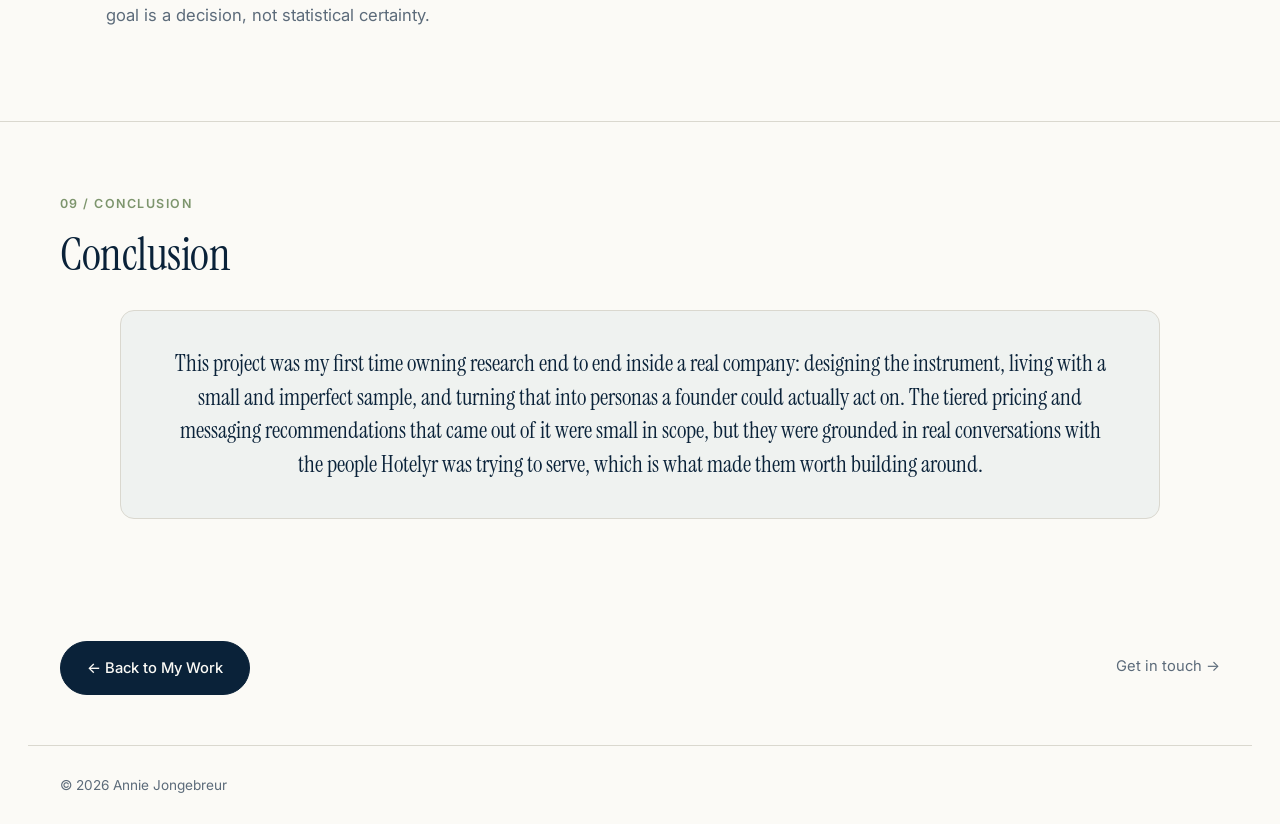
<file: Portfolio/case-study-hotelyr.html>
<!DOCTYPE html>
<html lang="en">
<head>
<meta charset="UTF-8">
<meta name="viewport" content="width=device-width, initial-scale=1.0">
<title>Hotelyr, Boutique Hotel Owner Personas | Annie Jongebreur</title>
<link rel="preconnect" href="https://fonts.googleapis.com">
<link rel="preconnect" href="https://fonts.gstatic.com" crossorigin>
<link href="https://fonts.googleapis.com/css2?family=Instrument+Serif:ital@0;1&family=Inter:wght@400;500;600&display=swap" rel="stylesheet">
<link rel="stylesheet" href="styles.css">
</head>
<body>

<!-- NAV -->
<header class="nav-wrap">
  <nav class="nav">
    <a href="index.html#home" class="logo">Annie Jongebreur</a>
    <div class="tabs">
      <a href="about.html" class="tab">About</a>
      <a href="index.html#work" class="tab">Work</a>
      <a href="index.html#contact" class="tab">Contact</a>
    </div>
  </nav>
</header>

<a href="index.html#work" class="cs-back">← Back to My Work</a>

<!-- HEADER -->
<header class="cs-header">
  <p class="section-index">01 / My Work: Case Study</p>
  <h1>Hotelyr: Boutique Hotel Owner Personas</h1>
  <p class="section-lede">Research and analytics work for Hotelyr, a guest-experience platform startup for boutique hotels, turning a hotel-owner survey into two customer personas that shaped the company's positioning and pricing.</p>

  <div class="cs-meta">
    <div class="cs-meta-item">
      <span class="cs-meta-label">Role</span>
      <span class="cs-meta-value">Research &amp; Analytics Intern</span>
    </div>
    <div class="cs-meta-item">
      <span class="cs-meta-label">Company</span>
      <span class="cs-meta-value">Hotelyr, Startup Internship</span>
    </div>
    <div class="cs-meta-item">
      <span class="cs-meta-label">Focus</span>
      <span class="cs-meta-value">Survey Design, Personas, Market Research</span>
    </div>
  </div>
</header>

<!-- OVERVIEW -->
<section class="cs-section section-cream">
  <div class="cs-section-inner cs-body">
    <p class="section-index">02 / Overview</p>
    <h2>Overview</h2>
    <p>Hotelyr is an early-stage startup, founded by David Weber, building a guest-experience platform for independent boutique hotels: the kind of small, personality-driven properties that do not have the budget or staff for the enterprise software larger hotel chains use. As a Research &amp; Analytics Intern, my job was to figure out who Hotelyr's actual customer was, what they cared about, and how that should shape the product and go-to-market plan.</p>
    <p>Because boutique hotel owners are a small and fragmented audience, this meant designing original research from scratch rather than pulling from an existing dataset.</p>
  </div>
</section>

<!-- METHODOLOGY -->
<section class="cs-section section-cream">
  <div class="cs-section-inner cs-body">
    <p class="section-index">03 / Research Methodology</p>
    <h2>Research Methodology</h2>
    <p>I built and fielded a survey in Qualtrics aimed at independent boutique hotel owners, reaching out to roughly 40 properties by email and ultimately hearing back from 7, an 8 percent response rate that is typical for cold outreach to busy small-business owners.</p>
    <p>I leaned on survey design principles from coursework in consumer research to make the most of a small sample:</p>
    <ul class="cs-list">
      <li><strong>Question ordering:</strong> general questions before specific ones, so early answers do not anchor or bias later responses.</li>
      <li><strong>Likert scale design:</strong> consistent, balanced response scales so answers could be compared across respondents.</li>
      <li><strong>Randomization:</strong> rotating question and option order where relevant to reduce order effects.</li>
      <li><strong>Social exchange theory:</strong> framing the survey so the ask felt proportionate to what a busy owner was willing to give in return, which matters more when your total sample is measured in single digits.</li>
    </ul>
  </div>
</section>

<!-- PERSONAS -->
<section class="cs-section section-cream">
  <div class="cs-section-inner cs-body">
    <p class="section-index">04 / Personas</p>
    <h2>Two Customer Personas</h2>
    <p>The clearest pattern in the responses was not geography or price point, it was hotel size. Owners of smaller properties and owners of larger ones described almost opposite priorities, so I split the findings into two personas rather than forcing one average profile.</p>
  </div>
  <div class="cs-section-inner">
    <div class="cs-problem-cols">
      <div class="cs-problem-col">
        <h3>The Intimate Host</h3>
        <p>Owns a smaller, more intimate property. Less tech-savvy and cautious about adopting new software. Prioritizes personal, high-touch service over automation and worries a platform like Hotelyr could make the guest experience feel less personal.</p>
      </div>
      <div class="cs-problem-col">
        <h3>The Efficient Operator</h3>
        <p>Owns a larger boutique property with more rooms and more staff to coordinate. Tech-adept and already using some form of property management software. Prioritizes efficiency and is open to a new platform if it clearly saves time or reduces operational friction.</p>
      </div>
    </div>
  </div>
</section>

<!-- COMPETITIVE -->
<section class="cs-section section-cream">
  <div class="cs-section-inner cs-body">
    <p class="section-index">05 / Competitive Landscape</p>
    <h2>Competitive Landscape</h2>
    <p>I mapped the existing guest-experience and hotel-tech tools boutique owners already had access to, Duve, Way, Stay, and TripAround, to understand what Hotelyr needed to do differently rather than duplicate.</p>
    <div class="cs-principles">
      <div class="principle-card">
        <span class="principle-index">Duve</span>
        <h3>Guest Messaging &amp; Upsell</h3>
        <p>Strong at automated guest communication and upsell flows, but built for a more standardized, higher-volume property.</p>
      </div>
      <div class="principle-card">
        <span class="principle-index">Way</span>
        <h3>All-in-One Ops</h3>
        <p>A broad operations suite, but a steeper learning curve than a solo boutique owner has time for.</p>
      </div>
      <div class="principle-card">
        <span class="principle-index">Stay</span>
        <h3>Guest App Focus</h3>
        <p>A polished guest-facing app, but light on the owner-side tools smaller properties actually need day to day.</p>
      </div>
      <div class="principle-card">
        <span class="principle-index">TripAround</span>
        <h3>Local Recommendations</h3>
        <p>Good at local concierge-style content, but not a full guest-experience platform on its own.</p>
      </div>
    </div>
  </div>
</section>

<!-- RECOMMENDATIONS -->
<section class="cs-section section-cream">
  <div class="cs-section-inner cs-body">
    <p class="section-index">06 / Recommendations</p>
    <h2>Recommendations</h2>
    <p>Based on the two personas above, I recommended four changes to how Hotelyr positioned and sold itself:</p>
    <ol class="cs-numbered">
      <li><strong>Tiered pricing:</strong> a lower-commitment tier for the Intimate Host persona and a fuller-featured tier for the Efficient Operator, rather than one-size-fits-all pricing that under-serves one group.</li>
      <li><strong>Demo videos:</strong> short, concrete walkthroughs aimed at the less tech-savvy persona, who needed to see the product in action before trusting it with their guest relationships.</li>
      <li><strong>Referral program:</strong> boutique hotel owners trust other boutique hotel owners more than they trust a cold pitch, so word of mouth was worth incentivizing directly.</li>
      <li><strong>LinkedIn presence:</strong> a more active founder and company presence where boutique hospitality owners and operators actually spend professional time online.</li>
    </ol>
  </div>
</section>

<!-- LEAN STARTUP -->
<section class="cs-section section-cream">
  <div class="cs-section-inner cs-body">
    <p class="section-index">07 / Lean Startup in Practice</p>
    <h2>Lean Startup Principles in Practice</h2>
    <p>Working inside an early-stage startup made the lean startup framework, validated learning, and MVP testing feel less like a textbook concept and more like the actual week-to-week rhythm of the company. Hotelyr piloted its MVP in two boutique hotels and a small set of Airbnbs to gather real usage data before committing to a broader build.</p>
    <p>That pilot data ended up changing the founder's direction: David pivoted his initial focus from luxury boutique hotels toward friends' Airbnbs, where he could get faster, more honest feedback and iterate more quickly. Watching that pivot happen in real time was one of the clearest lessons of the internship: validated learning only works if you are willing to act on what it tells you, even when it means moving away from your original target customer.</p>
  </div>
</section>

<!-- TAKEAWAYS -->
<section class="cs-section section-cream">
  <div class="cs-section-inner cs-body">
    <p class="section-index">08 / Takeaways</p>
    <h2>Takeaways</h2>
    <ol class="cs-numbered">
      <li><strong>Small samples still need rigorous design.</strong> With only 7 responses, question ordering, scale consistency, and framing were not nice-to-haves, they were the difference between usable signal and noise.</li>
      <li><strong>Personas earn their keep when they disagree.</strong> The most useful output of this research was not a single average customer, it was seeing exactly where the Intimate Host and the Efficient Operator wanted opposite things, which is what actually made the pricing and messaging recommendations concrete.</li>
      <li><strong>Startups move on incomplete data, on purpose.</strong> Watching a founder pivot off a small pilot rather than waiting for a bigger sample reframed how I think about research timelines: the goal is a decision, not statistical certainty.</li>
    </ol>
  </div>
</section>

<!-- CONCLUSION -->
<section class="cs-section section-cream">
  <div class="cs-section-inner cs-body">
    <p class="section-index">09 / Conclusion</p>
    <h2>Conclusion</h2>
    <div class="cs-conclusion">
      This project was my first time owning research end to end inside a real company: designing the instrument, living with a small and imperfect sample, and turning that into personas a founder could actually act on. The tiered pricing and messaging recommendations that came out of it were small in scope, but they were grounded in real conversations with the people Hotelyr was trying to serve, which is what made them worth building around.
    </div>
  </div>
</section>

<div class="cs-footer-nav">
  <a href="index.html#work" class="btn">← Back to My Work</a>
  <a href="index.html#contact" class="tab">Get in touch →</a>
</div>

<footer class="footer footer-light">© <span id="year"></span> Annie Jongebreur</footer>

<script>document.getElementById('year').textContent = new Date().getFullYear();</script>
</body>
</html>
</file>
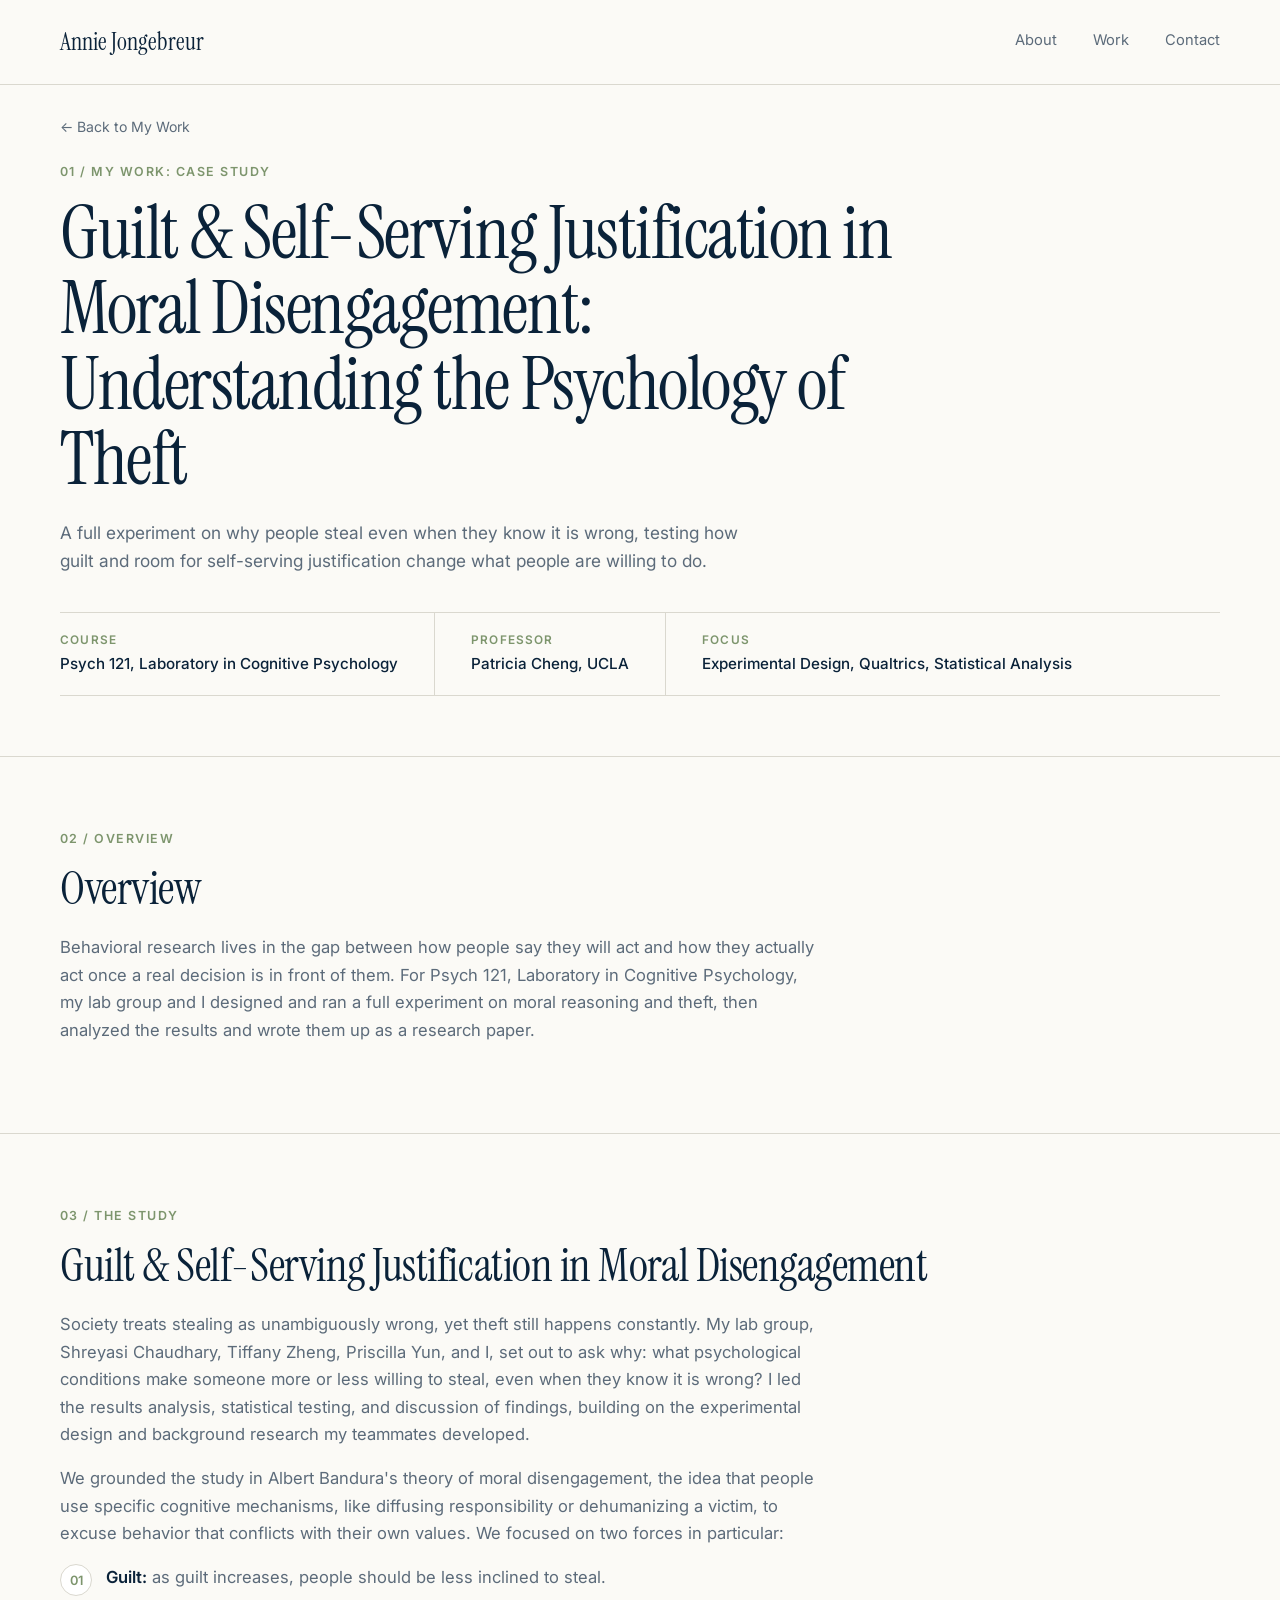
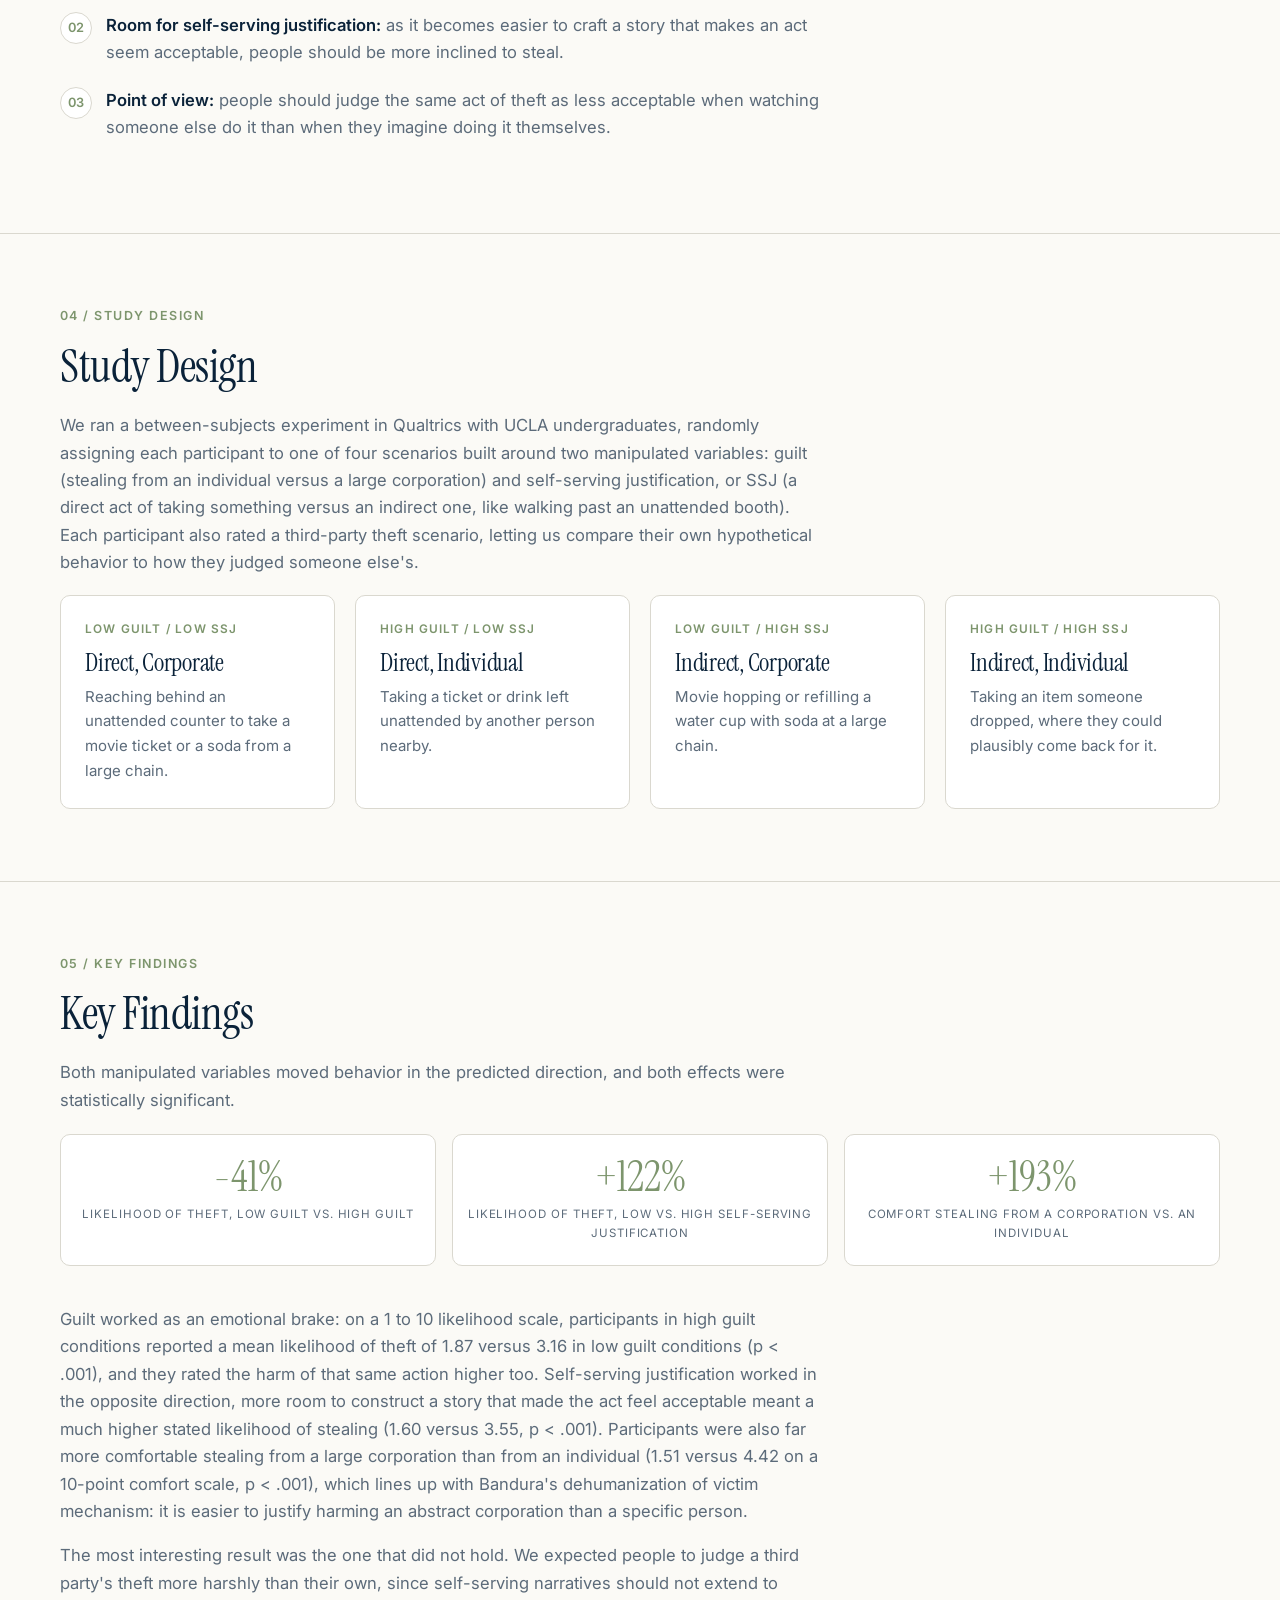
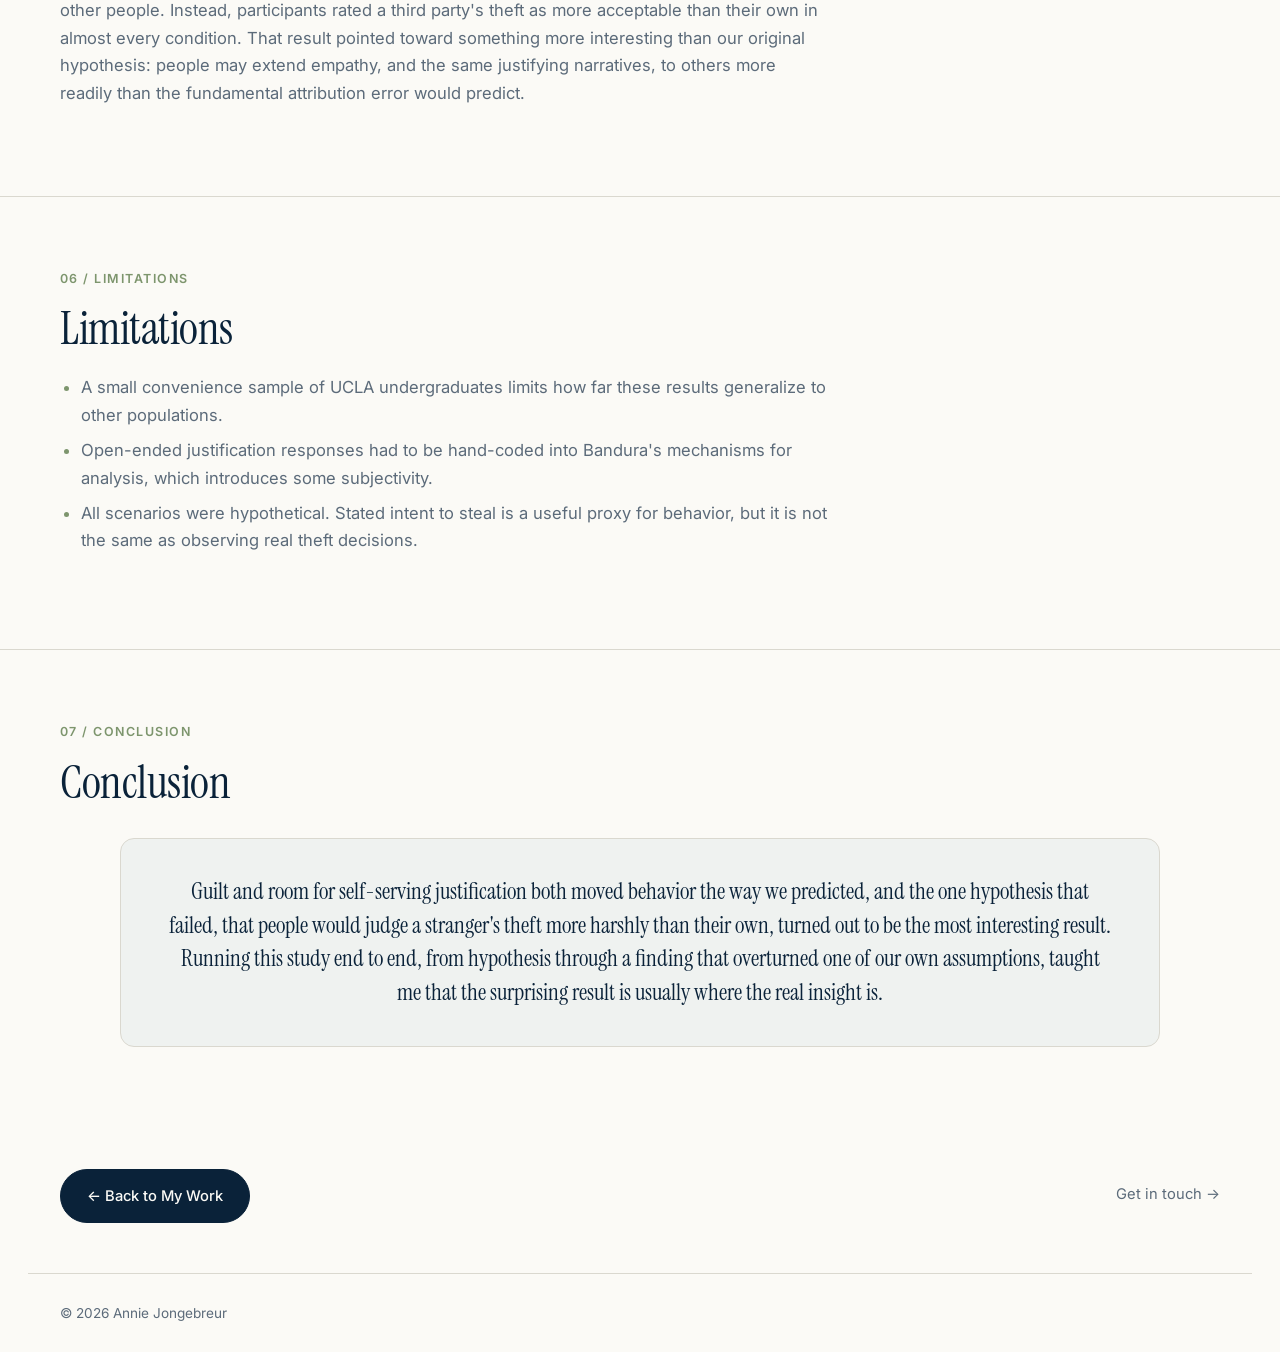
<file: Portfolio/case-study-moral-disengagement.html>
<!DOCTYPE html>
<html lang="en">
<head>
<meta charset="UTF-8">
<meta name="viewport" content="width=device-width, initial-scale=1.0">
<title>Guilt &amp; Self-Serving Justification in Moral Disengagement | Annie Jongebreur</title>
<link rel="preconnect" href="https://fonts.googleapis.com">
<link rel="preconnect" href="https://fonts.gstatic.com" crossorigin>
<link href="https://fonts.googleapis.com/css2?family=Instrument+Serif:ital@0;1&family=Inter:wght@400;500;600&display=swap" rel="stylesheet">
<link rel="stylesheet" href="styles.css">
</head>
<body>

<!-- NAV -->
<header class="nav-wrap">
  <nav class="nav">
    <a href="index.html#home" class="logo">Annie Jongebreur</a>
    <div class="tabs">
      <a href="about.html" class="tab">About</a>
      <a href="index.html#work" class="tab">Work</a>
      <a href="index.html#contact" class="tab">Contact</a>
    </div>
  </nav>
</header>

<a href="index.html#work" class="cs-back">← Back to My Work</a>

<!-- HEADER -->
<header class="cs-header">
  <p class="section-index">01 / My Work: Case Study</p>
  <h1>Guilt &amp; Self-Serving Justification in Moral Disengagement: Understanding the Psychology of Theft</h1>
  <p class="section-lede">A full experiment on why people steal even when they know it is wrong, testing how guilt and room for self-serving justification change what people are willing to do.</p>

  <div class="cs-meta">
    <div class="cs-meta-item">
      <span class="cs-meta-label">Course</span>
      <span class="cs-meta-value">Psych 121, Laboratory in Cognitive Psychology</span>
    </div>
    <div class="cs-meta-item">
      <span class="cs-meta-label">Professor</span>
      <span class="cs-meta-value">Patricia Cheng, UCLA</span>
    </div>
    <div class="cs-meta-item">
      <span class="cs-meta-label">Focus</span>
      <span class="cs-meta-value">Experimental Design, Qualtrics, Statistical Analysis</span>
    </div>
  </div>
</header>

<!-- OVERVIEW -->
<section class="cs-section section-cream">
  <div class="cs-section-inner cs-body">
    <p class="section-index">02 / Overview</p>
    <h2>Overview</h2>
    <p>Behavioral research lives in the gap between how people say they will act and how they actually act once a real decision is in front of them. For Psych 121, Laboratory in Cognitive Psychology, my lab group and I designed and ran a full experiment on moral reasoning and theft, then analyzed the results and wrote them up as a research paper.</p>
  </div>
</section>

<!-- RESEARCH QUESTION -->
<section class="cs-section section-cream">
  <div class="cs-section-inner cs-body">
    <p class="section-index">03 / The Study</p>
    <h2>Guilt &amp; Self-Serving Justification in Moral Disengagement</h2>
    <p>Society treats stealing as unambiguously wrong, yet theft still happens constantly. My lab group, Shreyasi Chaudhary, Tiffany Zheng, Priscilla Yun, and I, set out to ask why: what psychological conditions make someone more or less willing to steal, even when they know it is wrong? I led the results analysis, statistical testing, and discussion of findings, building on the experimental design and background research my teammates developed.</p>
    <p>We grounded the study in Albert Bandura's theory of moral disengagement, the idea that people use specific cognitive mechanisms, like diffusing responsibility or dehumanizing a victim, to excuse behavior that conflicts with their own values. We focused on two forces in particular:</p>
    <ol class="cs-numbered">
      <li><strong>Guilt:</strong> as guilt increases, people should be less inclined to steal.</li>
      <li><strong>Room for self-serving justification:</strong> as it becomes easier to craft a story that makes an act seem acceptable, people should be more inclined to steal.</li>
      <li><strong>Point of view:</strong> people should judge the same act of theft as less acceptable when watching someone else do it than when they imagine doing it themselves.</li>
    </ol>
  </div>
</section>

<!-- DESIGN -->
<section class="cs-section section-cream">
  <div class="cs-section-inner cs-body">
    <p class="section-index">04 / Study Design</p>
    <h2>Study Design</h2>
    <p>We ran a between-subjects experiment in Qualtrics with UCLA undergraduates, randomly assigning each participant to one of four scenarios built around two manipulated variables: guilt (stealing from an individual versus a large corporation) and self-serving justification, or SSJ (a direct act of taking something versus an indirect one, like walking past an unattended booth). Each participant also rated a third-party theft scenario, letting us compare their own hypothetical behavior to how they judged someone else's.</p>
    <div class="cs-principles cs-principles-tight">
      <div class="principle-card">
        <span class="principle-index">Low Guilt / Low SSJ</span>
        <h3>Direct, Corporate</h3>
        <p>Reaching behind an unattended counter to take a movie ticket or a soda from a large chain.</p>
      </div>
      <div class="principle-card">
        <span class="principle-index">High Guilt / Low SSJ</span>
        <h3>Direct, Individual</h3>
        <p>Taking a ticket or drink left unattended by another person nearby.</p>
      </div>
      <div class="principle-card">
        <span class="principle-index">Low Guilt / High SSJ</span>
        <h3>Indirect, Corporate</h3>
        <p>Movie hopping or refilling a water cup with soda at a large chain.</p>
      </div>
      <div class="principle-card">
        <span class="principle-index">High Guilt / High SSJ</span>
        <h3>Indirect, Individual</h3>
        <p>Taking an item someone dropped, where they could plausibly come back for it.</p>
      </div>
    </div>
  </div>
</section>

<!-- RESULTS -->
<section class="cs-section section-cream">
  <div class="cs-section-inner cs-body">
    <p class="section-index">05 / Key Findings</p>
    <h2>Key Findings</h2>
    <p>Both manipulated variables moved behavior in the predicted direction, and both effects were statistically significant.</p>
    <div class="cs-stat-grid">
      <div class="cs-stat">
        <span class="cs-stat-num">-41%</span>
        <span class="cs-stat-label">Likelihood of theft, low guilt vs. high guilt</span>
      </div>
      <div class="cs-stat">
        <span class="cs-stat-num">+122%</span>
        <span class="cs-stat-label">Likelihood of theft, low vs. high self-serving justification</span>
      </div>
      <div class="cs-stat">
        <span class="cs-stat-num">+193%</span>
        <span class="cs-stat-label">Comfort stealing from a corporation vs. an individual</span>
      </div>
    </div>
    <p>Guilt worked as an emotional brake: on a 1 to 10 likelihood scale, participants in high guilt conditions reported a mean likelihood of theft of 1.87 versus 3.16 in low guilt conditions (p &lt; .001), and they rated the harm of that same action higher too. Self-serving justification worked in the opposite direction, more room to construct a story that made the act feel acceptable meant a much higher stated likelihood of stealing (1.60 versus 3.55, p &lt; .001). Participants were also far more comfortable stealing from a large corporation than from an individual (1.51 versus 4.42 on a 10-point comfort scale, p &lt; .001), which lines up with Bandura's dehumanization of victim mechanism: it is easier to justify harming an abstract corporation than a specific person.</p>
    <p>The most interesting result was the one that did not hold. We expected people to judge a third party's theft more harshly than their own, since self-serving narratives should not extend to other people. Instead, participants rated a third party's theft as more acceptable than their own in almost every condition. That result pointed toward something more interesting than our original hypothesis: people may extend empathy, and the same justifying narratives, to others more readily than the fundamental attribution error would predict.</p>
  </div>
</section>

<!-- LIMITATIONS -->
<section class="cs-section section-cream">
  <div class="cs-section-inner cs-body">
    <p class="section-index">06 / Limitations</p>
    <h2>Limitations</h2>
    <ul class="cs-list">
      <li>A small convenience sample of UCLA undergraduates limits how far these results generalize to other populations.</li>
      <li>Open-ended justification responses had to be hand-coded into Bandura's mechanisms for analysis, which introduces some subjectivity.</li>
      <li>All scenarios were hypothetical. Stated intent to steal is a useful proxy for behavior, but it is not the same as observing real theft decisions.</li>
    </ul>
  </div>
</section>

<!-- CONCLUSION -->
<section class="cs-section section-cream">
  <div class="cs-section-inner cs-body">
    <p class="section-index">07 / Conclusion</p>
    <h2>Conclusion</h2>
    <div class="cs-conclusion">
      Guilt and room for self-serving justification both moved behavior the way we predicted, and the one hypothesis that failed, that people would judge a stranger's theft more harshly than their own, turned out to be the most interesting result. Running this study end to end, from hypothesis through a finding that overturned one of our own assumptions, taught me that the surprising result is usually where the real insight is.
    </div>
  </div>
</section>

<div class="cs-footer-nav">
  <a href="index.html#work" class="btn">← Back to My Work</a>
  <a href="index.html#contact" class="tab">Get in touch →</a>
</div>

<footer class="footer footer-light">© <span id="year"></span> Annie Jongebreur</footer>

<script>document.getElementById('year').textContent = new Date().getFullYear();</script>
</body>
</html>
</file>
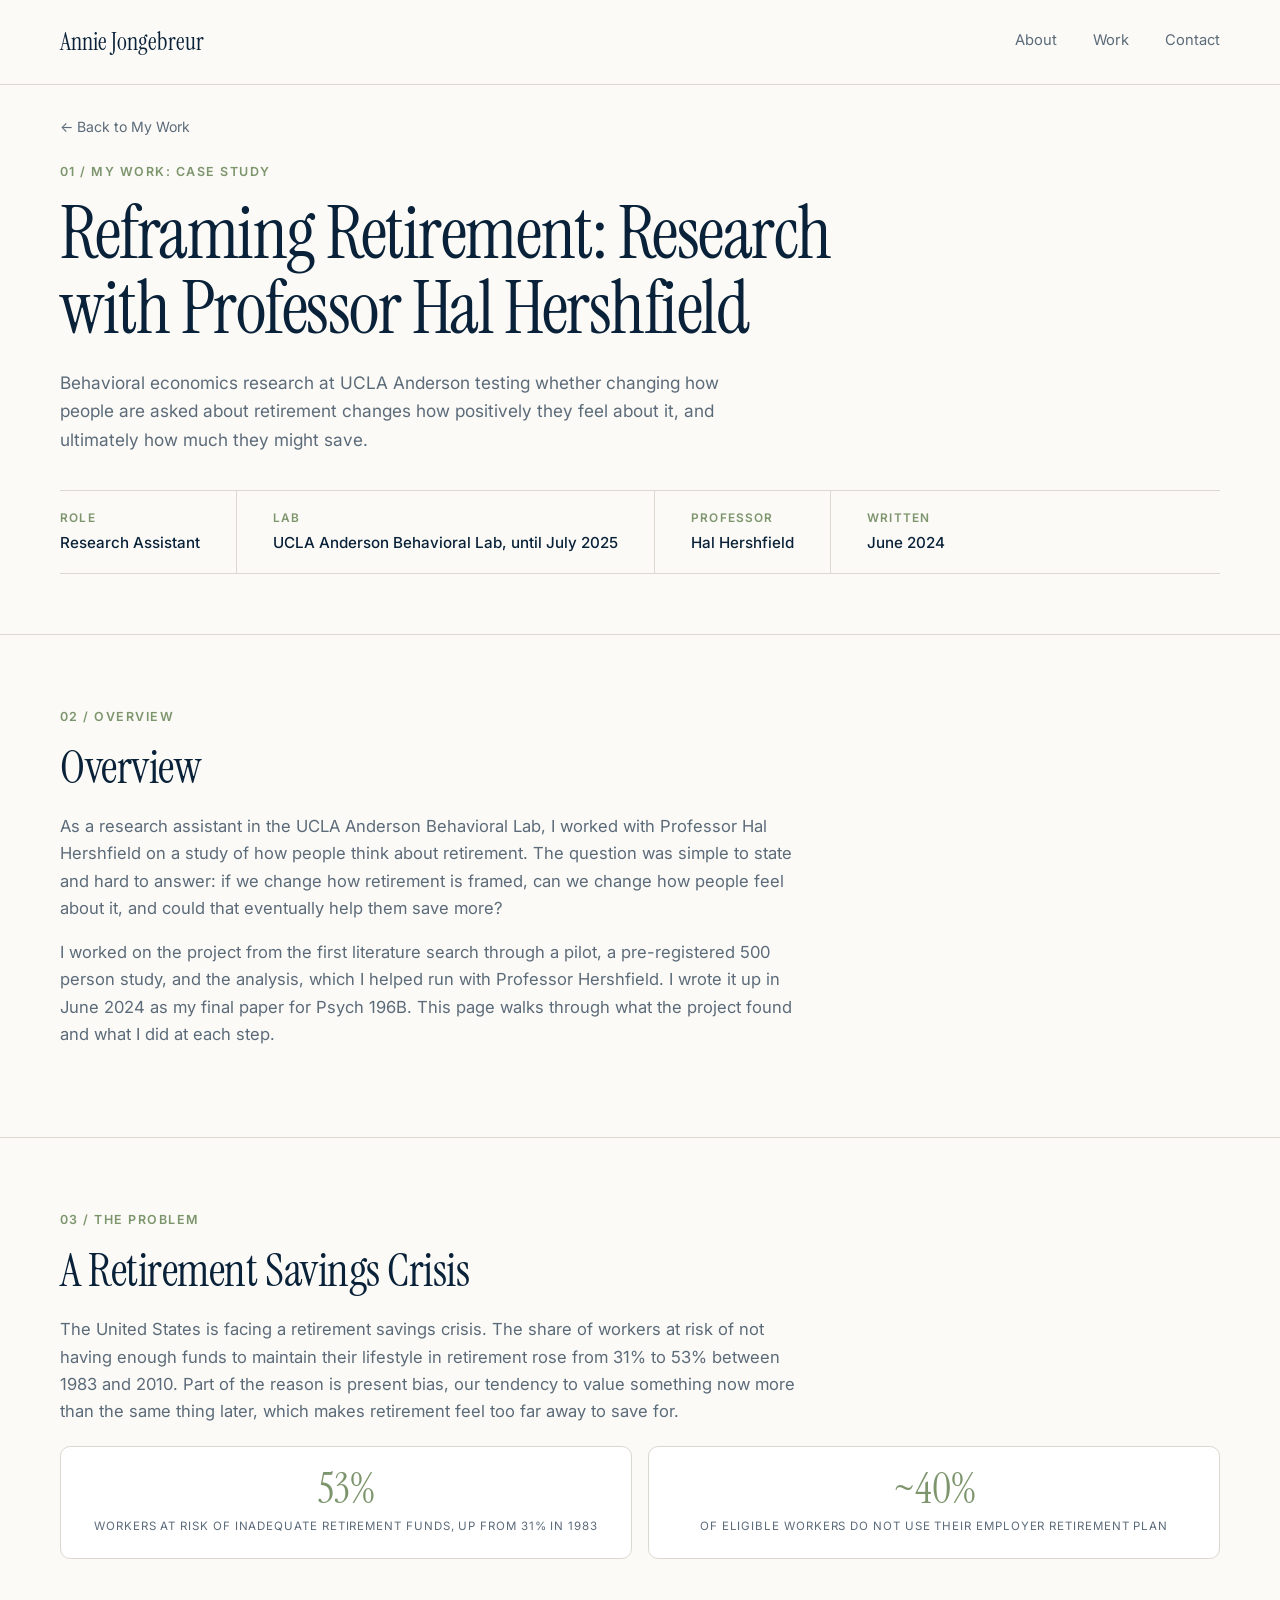
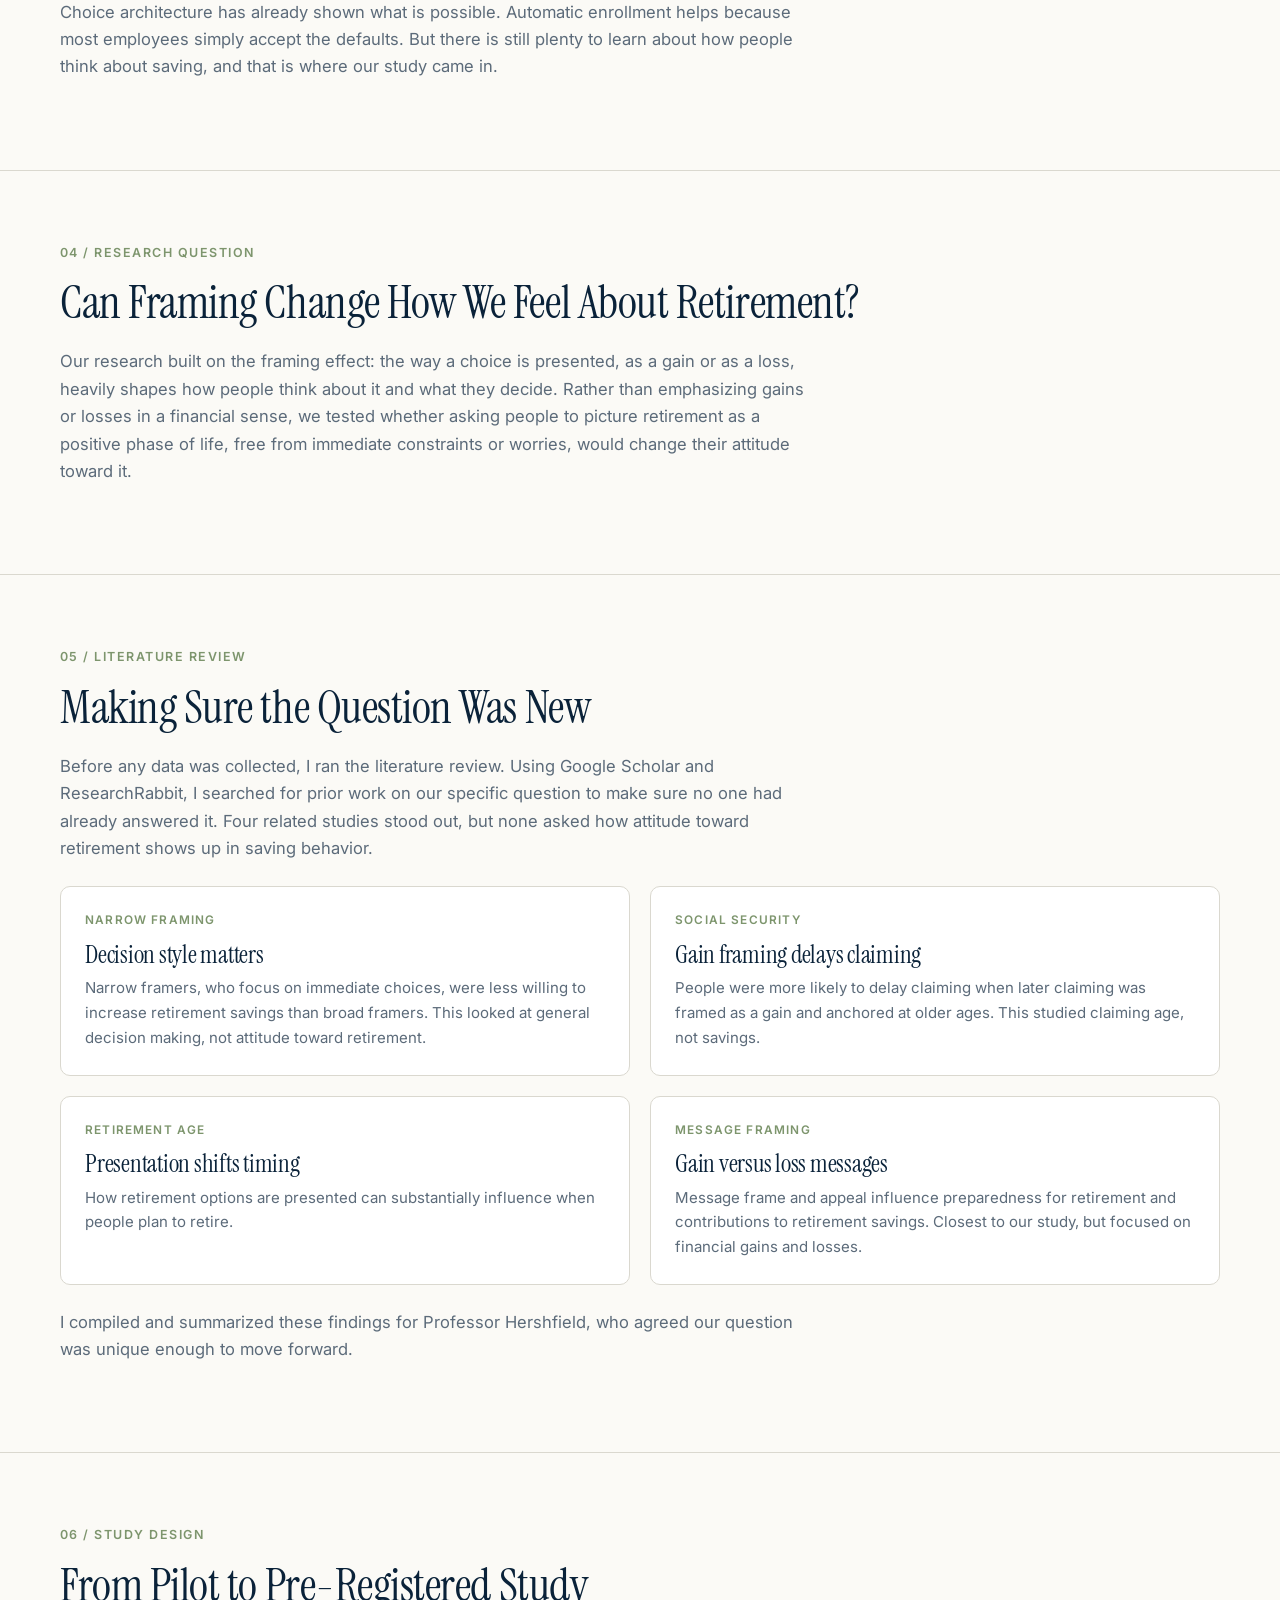
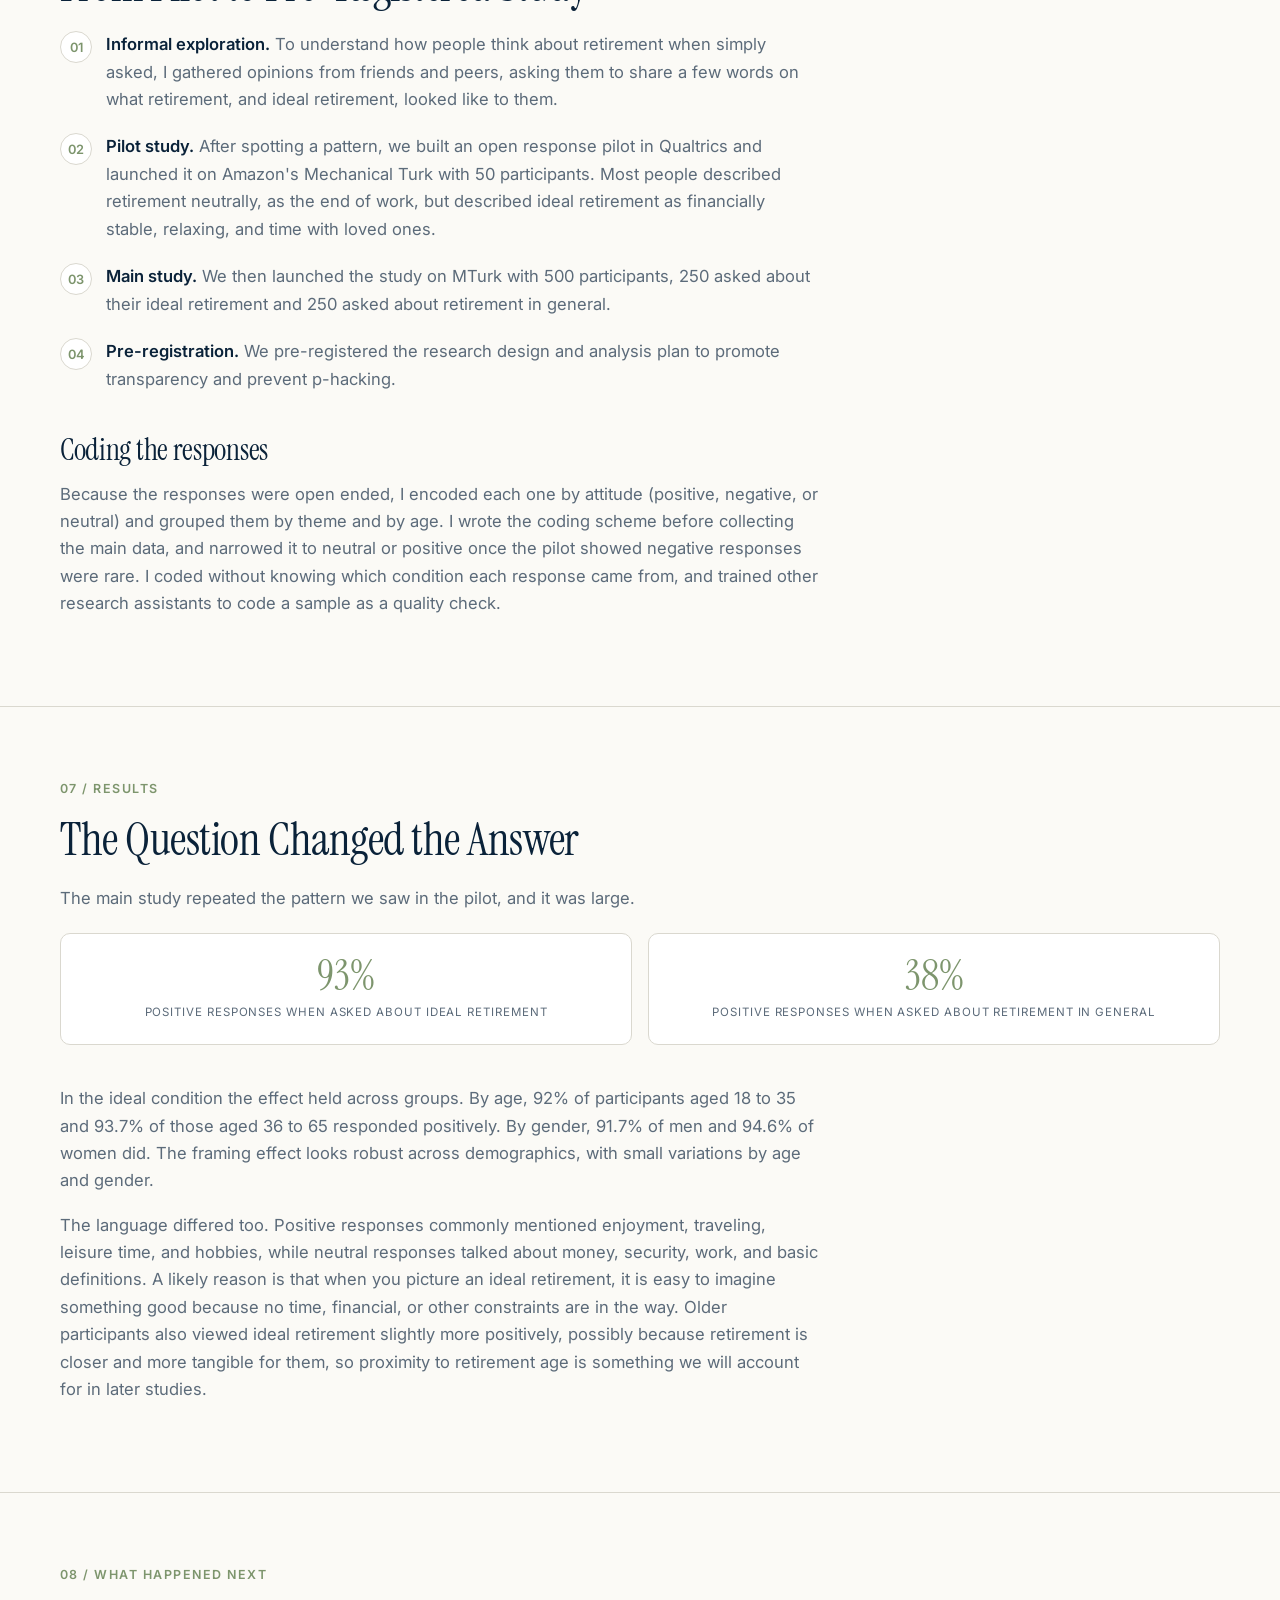
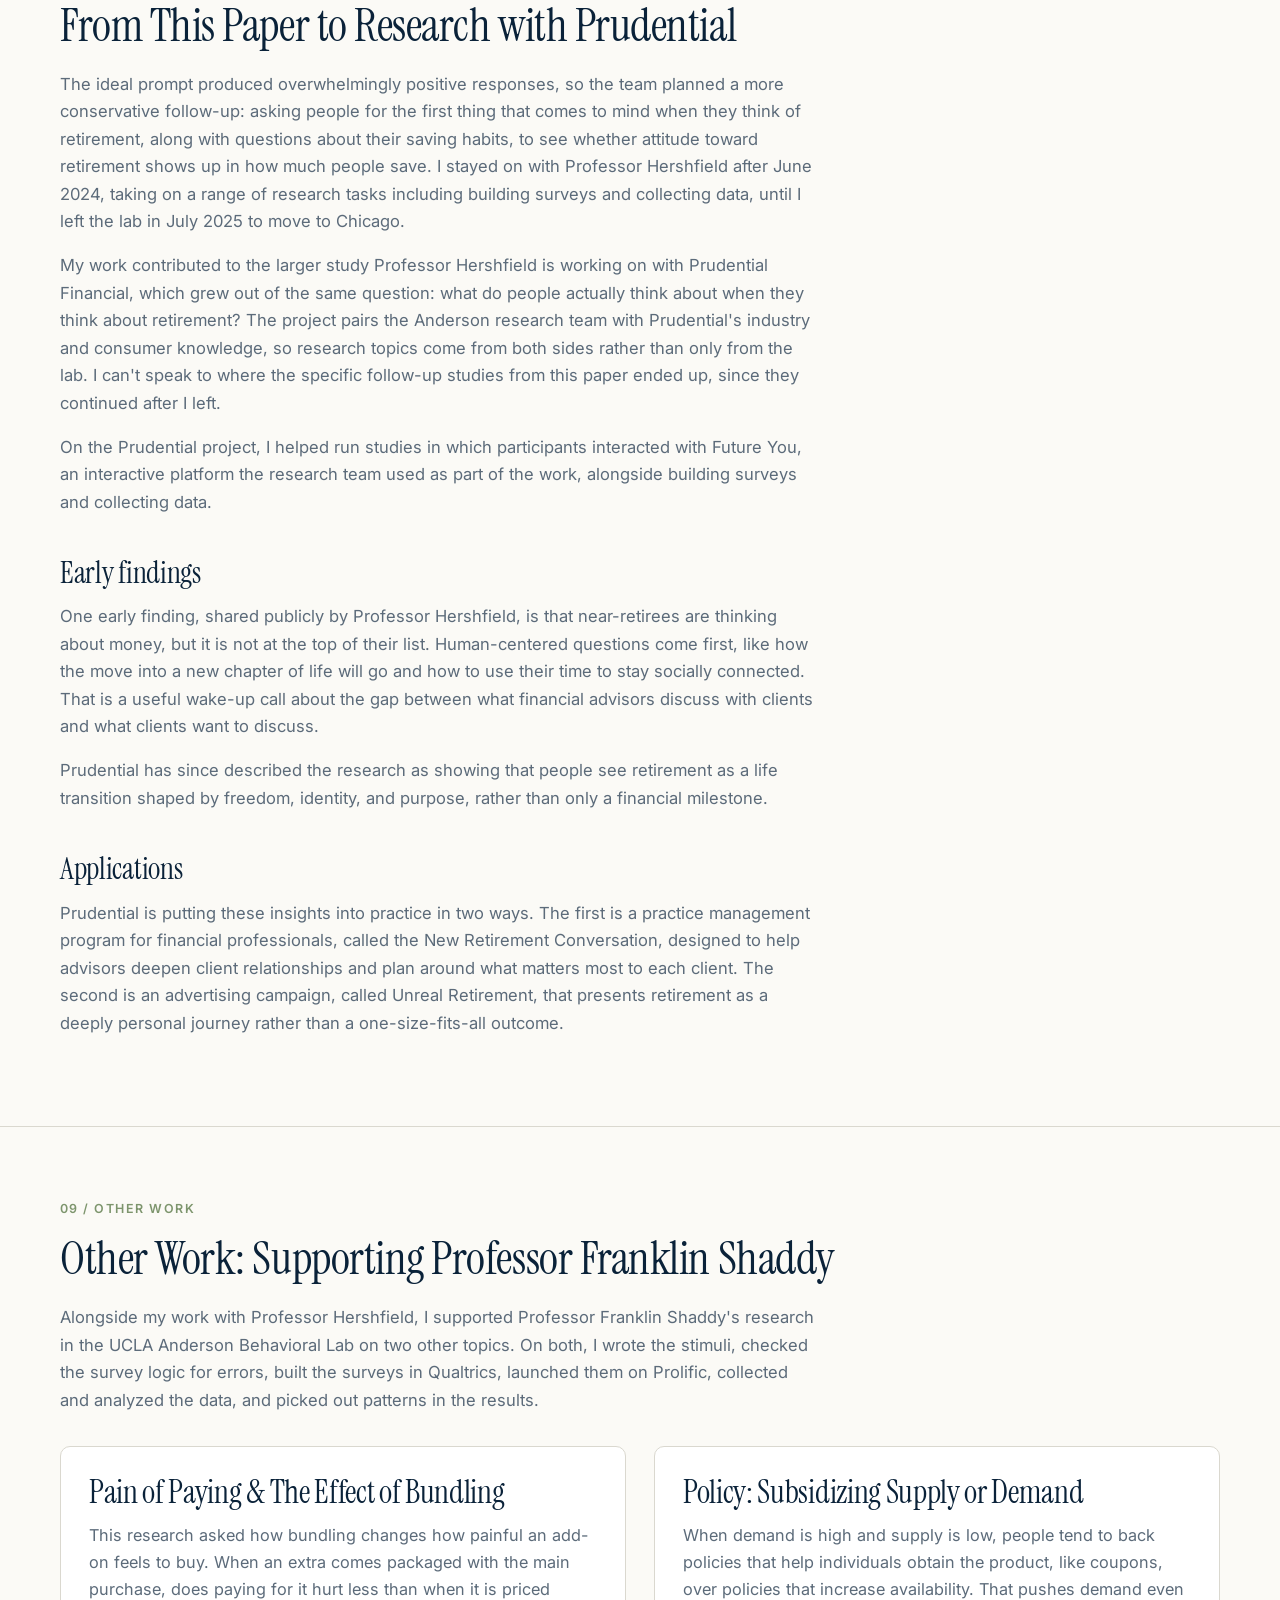
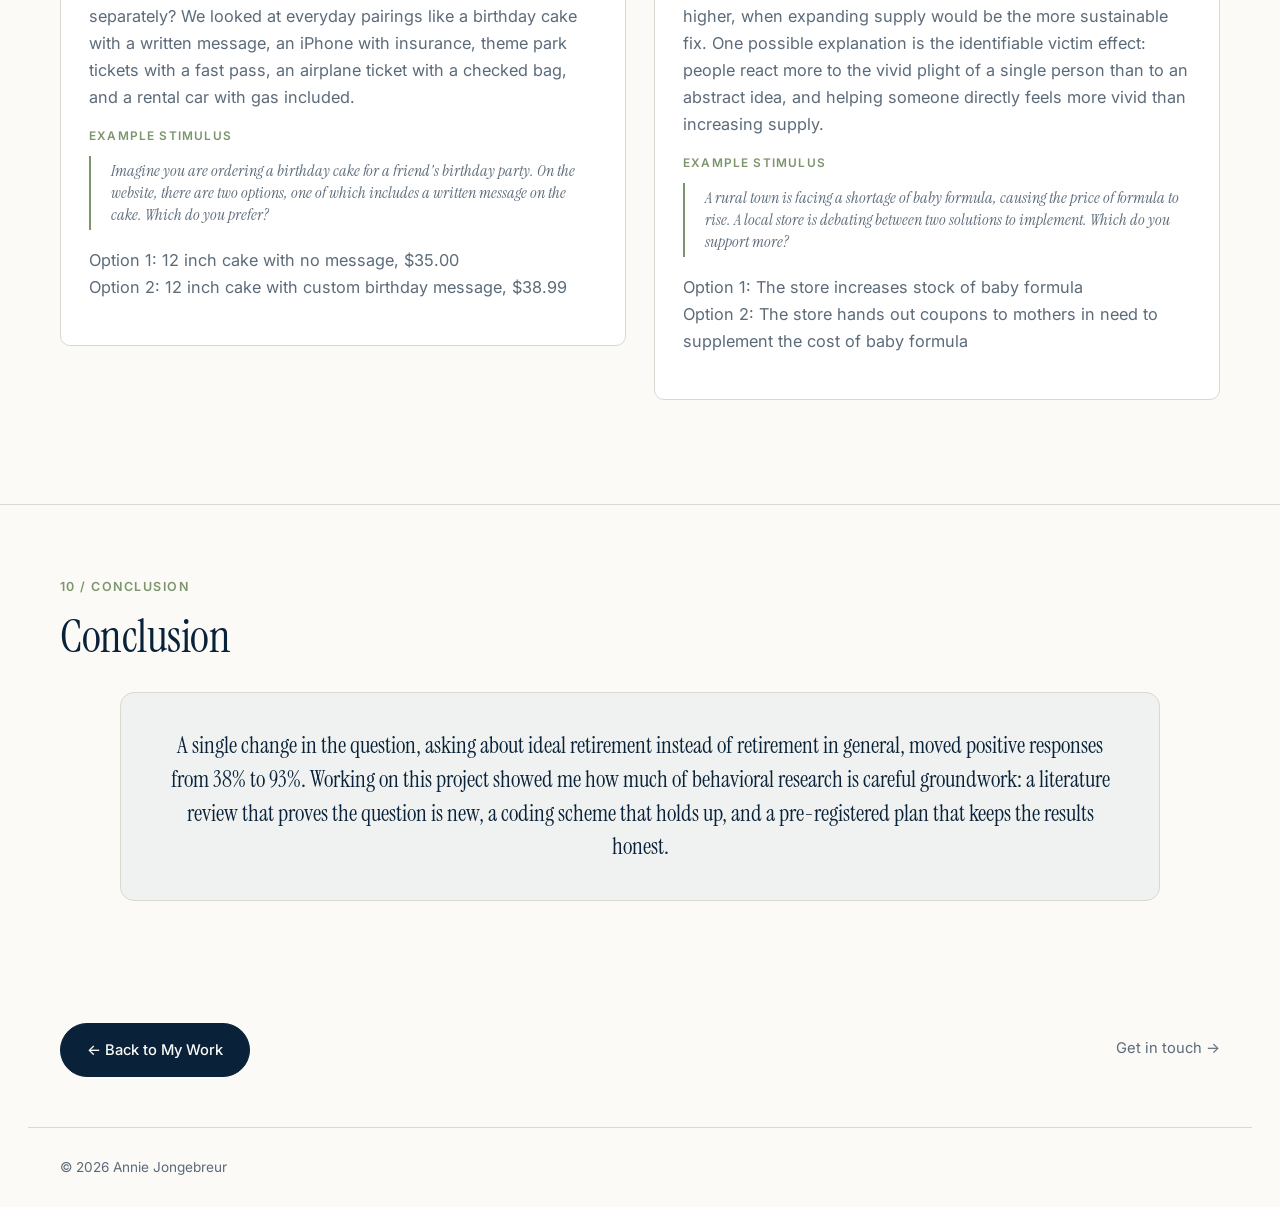
<file: Portfolio/case-study-retirement-framing.html>
<!DOCTYPE html>
<html lang="en">
<head>
<meta charset="UTF-8">
<meta name="viewport" content="width=device-width, initial-scale=1.0">
<title>Reframing Retirement, Research with Professor Hal Hershfield | Annie Jongebreur</title>
<link rel="preconnect" href="https://fonts.googleapis.com">
<link rel="preconnect" href="https://fonts.gstatic.com" crossorigin>
<link href="https://fonts.googleapis.com/css2?family=Instrument+Serif:ital@0;1&family=Inter:wght@400;500;600&display=swap" rel="stylesheet">
<link rel="stylesheet" href="styles.css">
</head>
<body>

<!-- NAV -->
<header class="nav-wrap">
  <nav class="nav">
    <a href="index.html#home" class="logo">Annie Jongebreur</a>
    <div class="tabs">
      <a href="about.html" class="tab">About</a>
      <a href="index.html#work" class="tab">Work</a>
      <a href="index.html#contact" class="tab">Contact</a>
    </div>
  </nav>
</header>

<a href="index.html#work" class="cs-back">← Back to My Work</a>

<!-- HEADER -->
<header class="cs-header">
  <p class="section-index">01 / My Work: Case Study</p>
  <h1>Reframing Retirement: Research with Professor Hal Hershfield</h1>
  <p class="section-lede">Behavioral economics research at UCLA Anderson testing whether changing how people are asked about retirement changes how positively they feel about it, and ultimately how much they might save.</p>

  <div class="cs-meta">
    <div class="cs-meta-item">
      <span class="cs-meta-label">Role</span>
      <span class="cs-meta-value">Research Assistant</span>
    </div>
    <div class="cs-meta-item">
      <span class="cs-meta-label">Lab</span>
      <span class="cs-meta-value">UCLA Anderson Behavioral Lab, until July 2025</span>
    </div>
    <div class="cs-meta-item">
      <span class="cs-meta-label">Professor</span>
      <span class="cs-meta-value">Hal Hershfield</span>
    </div>
    <div class="cs-meta-item">
      <span class="cs-meta-label">Written</span>
      <span class="cs-meta-value">June 2024</span>
    </div>
  </div>
</header>

<!-- OVERVIEW -->
<section class="cs-section section-cream">
  <div class="cs-section-inner cs-body">
    <p class="section-index">02 / Overview</p>
    <h2>Overview</h2>
    <p>As a research assistant in the UCLA Anderson Behavioral Lab, I worked with Professor Hal Hershfield on a study of how people think about retirement. The question was simple to state and hard to answer: if we change how retirement is framed, can we change how people feel about it, and could that eventually help them save more?</p>
    <p>I worked on the project from the first literature search through a pilot, a pre-registered 500 person study, and the analysis, which I helped run with Professor Hershfield. I wrote it up in June 2024 as my final paper for Psych 196B. This page walks through what the project found and what I did at each step.</p>
  </div>
</section>

<!-- PROBLEM -->
<section class="cs-section section-cream">
  <div class="cs-section-inner cs-body">
    <p class="section-index">03 / The Problem</p>
    <h2>A Retirement Savings Crisis</h2>
    <p>The United States is facing a retirement savings crisis. The share of workers at risk of not having enough funds to maintain their lifestyle in retirement rose from 31% to 53% between 1983 and 2010. Part of the reason is present bias, our tendency to value something now more than the same thing later, which makes retirement feel too far away to save for.</p>
    <div class="cs-stat-grid">
      <div class="cs-stat">
        <span class="cs-stat-num">53%</span>
        <span class="cs-stat-label">Workers at risk of inadequate retirement funds, up from 31% in 1983</span>
      </div>
      <div class="cs-stat">
        <span class="cs-stat-num">~40%</span>
        <span class="cs-stat-label">Of eligible workers do not use their employer retirement plan</span>
      </div>
    </div>
    <p>Choice architecture has already shown what is possible. Automatic enrollment helps because most employees simply accept the defaults. But there is still plenty to learn about how people think about saving, and that is where our study came in.</p>
  </div>
</section>

<!-- RESEARCH QUESTION -->
<section class="cs-section section-cream">
  <div class="cs-section-inner cs-body">
    <p class="section-index">04 / Research Question</p>
    <h2>Can Framing Change How We Feel About Retirement?</h2>
    <p>Our research built on the framing effect: the way a choice is presented, as a gain or as a loss, heavily shapes how people think about it and what they decide. Rather than emphasizing gains or losses in a financial sense, we tested whether asking people to picture retirement as a positive phase of life, free from immediate constraints or worries, would change their attitude toward it.</p>
  </div>
</section>

<!-- LITERATURE -->
<section class="cs-section section-cream">
  <div class="cs-section-inner cs-body">
    <p class="section-index">05 / Literature Review</p>
    <h2>Making Sure the Question Was New</h2>
    <p>Before any data was collected, I ran the literature review. Using Google Scholar and ResearchRabbit, I searched for prior work on our specific question to make sure no one had already answered it. Four related studies stood out, but none asked how attitude toward retirement shows up in saving behavior.</p>
    <div class="cs-principles">
      <div class="principle-card">
        <span class="principle-index">Narrow framing</span>
        <h3>Decision style matters</h3>
        <p>Narrow framers, who focus on immediate choices, were less willing to increase retirement savings than broad framers. This looked at general decision making, not attitude toward retirement.</p>
      </div>
      <div class="principle-card">
        <span class="principle-index">Social Security</span>
        <h3>Gain framing delays claiming</h3>
        <p>People were more likely to delay claiming when later claiming was framed as a gain and anchored at older ages. This studied claiming age, not savings.</p>
      </div>
      <div class="principle-card">
        <span class="principle-index">Retirement age</span>
        <h3>Presentation shifts timing</h3>
        <p>How retirement options are presented can substantially influence when people plan to retire.</p>
      </div>
      <div class="principle-card">
        <span class="principle-index">Message framing</span>
        <h3>Gain versus loss messages</h3>
        <p>Message frame and appeal influence preparedness for retirement and contributions to retirement savings. Closest to our study, but focused on financial gains and losses.</p>
      </div>
    </div>
    <p style="margin-top:24px;">I compiled and summarized these findings for Professor Hershfield, who agreed our question was unique enough to move forward.</p>
  </div>
</section>

<!-- STUDY DESIGN -->
<section class="cs-section section-cream">
  <div class="cs-section-inner cs-body">
    <p class="section-index">06 / Study Design</p>
    <h2>From Pilot to Pre-Registered Study</h2>
    <ol class="cs-numbered">
      <li><strong>Informal exploration.</strong> To understand how people think about retirement when simply asked, I gathered opinions from friends and peers, asking them to share a few words on what retirement, and ideal retirement, looked like to them.</li>
      <li><strong>Pilot study.</strong> After spotting a pattern, we built an open response pilot in Qualtrics and launched it on Amazon's Mechanical Turk with 50 participants. Most people described retirement neutrally, as the end of work, but described ideal retirement as financially stable, relaxing, and time with loved ones.</li>
      <li><strong>Main study.</strong> We then launched the study on MTurk with 500 participants, 250 asked about their ideal retirement and 250 asked about retirement in general.</li>
      <li><strong>Pre-registration.</strong> We pre-registered the research design and analysis plan to promote transparency and prevent p-hacking.</li>
    </ol>

    <h3 style="font-size:1.9rem;margin:40px 0 14px;">Coding the responses</h3>
    <p>Because the responses were open ended, I encoded each one by attitude (positive, negative, or neutral) and grouped them by theme and by age. I wrote the coding scheme before collecting the main data, and narrowed it to neutral or positive once the pilot showed negative responses were rare. I coded without knowing which condition each response came from, and trained other research assistants to code a sample as a quality check.</p>
  </div>
</section>

<!-- RESULTS -->
<section class="cs-section section-cream">
  <div class="cs-section-inner cs-body">
    <p class="section-index">07 / Results</p>
    <h2>The Question Changed the Answer</h2>
    <p>The main study repeated the pattern we saw in the pilot, and it was large.</p>
    <div class="cs-stat-grid">
      <div class="cs-stat">
        <span class="cs-stat-num">93%</span>
        <span class="cs-stat-label">Positive responses when asked about ideal retirement</span>
      </div>
      <div class="cs-stat">
        <span class="cs-stat-num">38%</span>
        <span class="cs-stat-label">Positive responses when asked about retirement in general</span>
      </div>
    </div>
    <p>In the ideal condition the effect held across groups. By age, 92% of participants aged 18 to 35 and 93.7% of those aged 36 to 65 responded positively. By gender, 91.7% of men and 94.6% of women did. The framing effect looks robust across demographics, with small variations by age and gender.</p>
    <p>The language differed too. Positive responses commonly mentioned enjoyment, traveling, leisure time, and hobbies, while neutral responses talked about money, security, work, and basic definitions. A likely reason is that when you picture an ideal retirement, it is easy to imagine something good because no time, financial, or other constraints are in the way. Older participants also viewed ideal retirement slightly more positively, possibly because retirement is closer and more tangible for them, so proximity to retirement age is something we will account for in later studies.</p>
  </div>
</section>

<!-- WHAT HAPPENED NEXT -->
<section class="cs-section section-cream">
  <div class="cs-section-inner cs-body">
    <p class="section-index">08 / What Happened Next</p>
    <h2>From This Paper to Research with Prudential</h2>
    <p>The ideal prompt produced overwhelmingly positive responses, so the team planned a more conservative follow-up: asking people for the first thing that comes to mind when they think of retirement, along with questions about their saving habits, to see whether attitude toward retirement shows up in how much people save. I stayed on with Professor Hershfield after June 2024, taking on a range of research tasks including building surveys and collecting data, until I left the lab in July 2025 to move to Chicago.</p>
    <p>My work contributed to the larger study Professor Hershfield is working on with Prudential Financial, which grew out of the same question: what do people actually think about when they think about retirement? The project pairs the Anderson research team with Prudential's industry and consumer knowledge, so research topics come from both sides rather than only from the lab. I can't speak to where the specific follow-up studies from this paper ended up, since they continued after I left.</p>
    <p>On the Prudential project, I helped run studies in which participants interacted with Future You, an interactive platform the research team used as part of the work, alongside building surveys and collecting data.</p>

    <h3 style="font-size:1.9rem;margin:40px 0 14px;">Early findings</h3>
    <p>One early finding, shared publicly by Professor Hershfield, is that near-retirees are thinking about money, but it is not at the top of their list. Human-centered questions come first, like how the move into a new chapter of life will go and how to use their time to stay socially connected. That is a useful wake-up call about the gap between what financial advisors discuss with clients and what clients want to discuss.</p>
    <p>Prudential has since described the research as showing that people see retirement as a life transition shaped by freedom, identity, and purpose, rather than only a financial milestone.</p>

    <h3 style="font-size:1.9rem;margin:40px 0 14px;">Applications</h3>
    <p>Prudential is putting these insights into practice in two ways. The first is a practice management program for financial professionals, called the New Retirement Conversation, designed to help advisors deepen client relationships and plan around what matters most to each client. The second is an advertising campaign, called Unreal Retirement, that presents retirement as a deeply personal journey rather than a one-size-fits-all outcome.</p>
  </div>
</section>

<!-- RA WORK -->
<section class="cs-section section-cream">
  <div class="cs-section-inner cs-body">
    <p class="section-index">09 / Other Work</p>
    <h2>Other Work: Supporting Professor Franklin Shaddy</h2>
    <p>Alongside my work with Professor Hershfield, I supported Professor Franklin Shaddy's research in the UCLA Anderson Behavioral Lab on two other topics. On both, I wrote the stimuli, checked the survey logic for errors, built the surveys in Qualtrics, launched them on Prolific, collected and analyzed the data, and picked out patterns in the results.</p>
    <div class="cs-problem-cols">
      <div class="cs-problem-col">
        <h3>Pain of Paying &amp; The Effect of Bundling</h3>
        <p>This research asked how bundling changes how painful an add-on feels to buy. When an extra comes packaged with the main purchase, does paying for it hurt less than when it is priced separately? We looked at everyday pairings like a birthday cake with a written message, an iPhone with insurance, theme park tickets with a fast pass, an airplane ticket with a checked bag, and a rental car with gas included.</p>
        <span class="principle-index">Example stimulus</span>
        <p class="cs-quote">Imagine you are ordering a birthday cake for a friend's birthday party. On the website, there are two options, one of which includes a written message on the cake. Which do you prefer?</p>
        <p>Option 1: 12 inch cake with no message, $35.00<br>Option 2: 12 inch cake with custom birthday message, $38.99</p>
      </div>
      <div class="cs-problem-col">
        <h3>Policy: Subsidizing Supply or Demand</h3>
        <p>When demand is high and supply is low, people tend to back policies that help individuals obtain the product, like coupons, over policies that increase availability. That pushes demand even higher, when expanding supply would be the more sustainable fix. One possible explanation is the identifiable victim effect: people react more to the vivid plight of a single person than to an abstract idea, and helping someone directly feels more vivid than increasing supply.</p>
        <span class="principle-index">Example stimulus</span>
        <p class="cs-quote">A rural town is facing a shortage of baby formula, causing the price of formula to rise. A local store is debating between two solutions to implement. Which do you support more?</p>
        <p>Option 1: The store increases stock of baby formula<br>Option 2: The store hands out coupons to mothers in need to supplement the cost of baby formula</p>
      </div>
    </div>
  </div>
</section>

<!-- CONCLUSION -->
<section class="cs-section section-cream">
  <div class="cs-section-inner cs-body">
    <p class="section-index">10 / Conclusion</p>
    <h2>Conclusion</h2>
    <div class="cs-conclusion">
      A single change in the question, asking about ideal retirement instead of retirement in general, moved positive responses from 38% to 93%. Working on this project showed me how much of behavioral research is careful groundwork: a literature review that proves the question is new, a coding scheme that holds up, and a pre-registered plan that keeps the results honest.
    </div>
  </div>
</section>

<div class="cs-footer-nav">
  <a href="index.html#work" class="btn">← Back to My Work</a>
  <a href="index.html#contact" class="tab">Get in touch →</a>
</div>

<footer class="footer footer-light">© <span id="year"></span> Annie Jongebreur</footer>

<script>document.getElementById('year').textContent = new Date().getFullYear();</script>
</body>
</html>
</file>
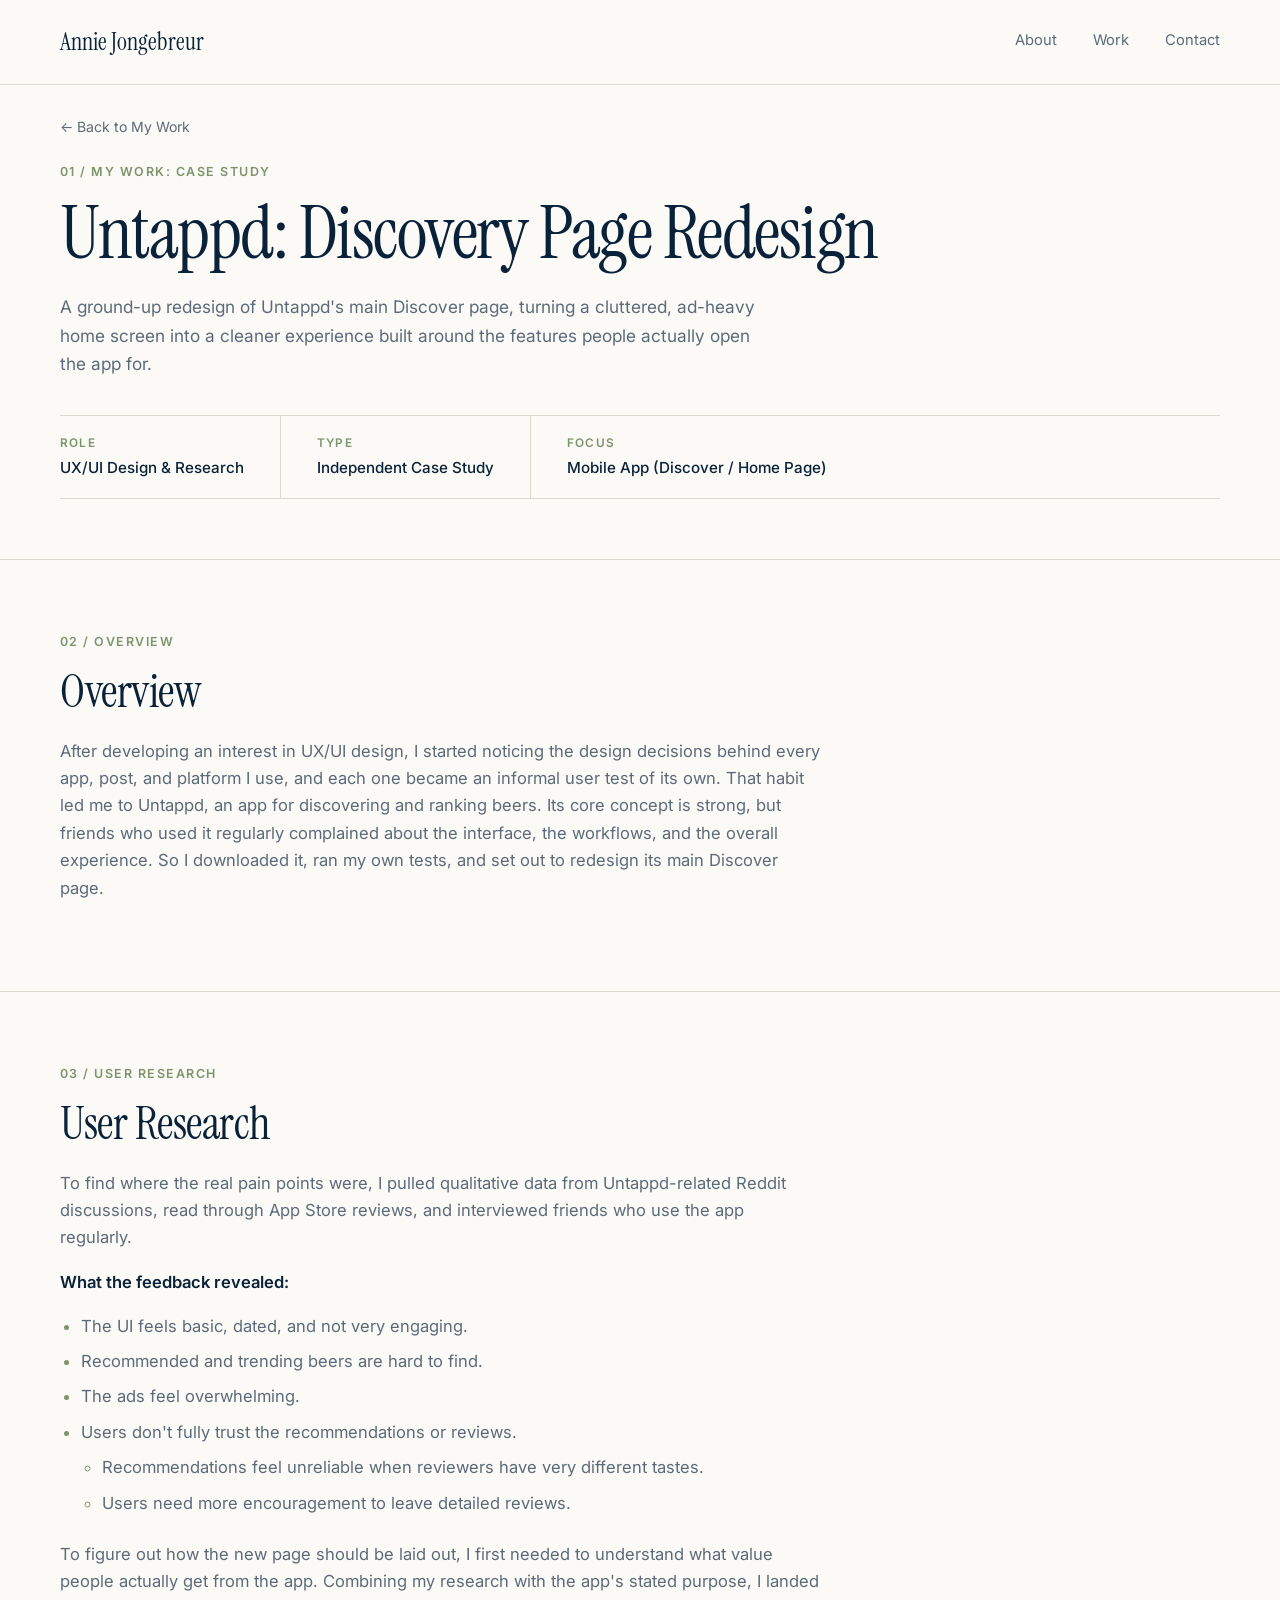
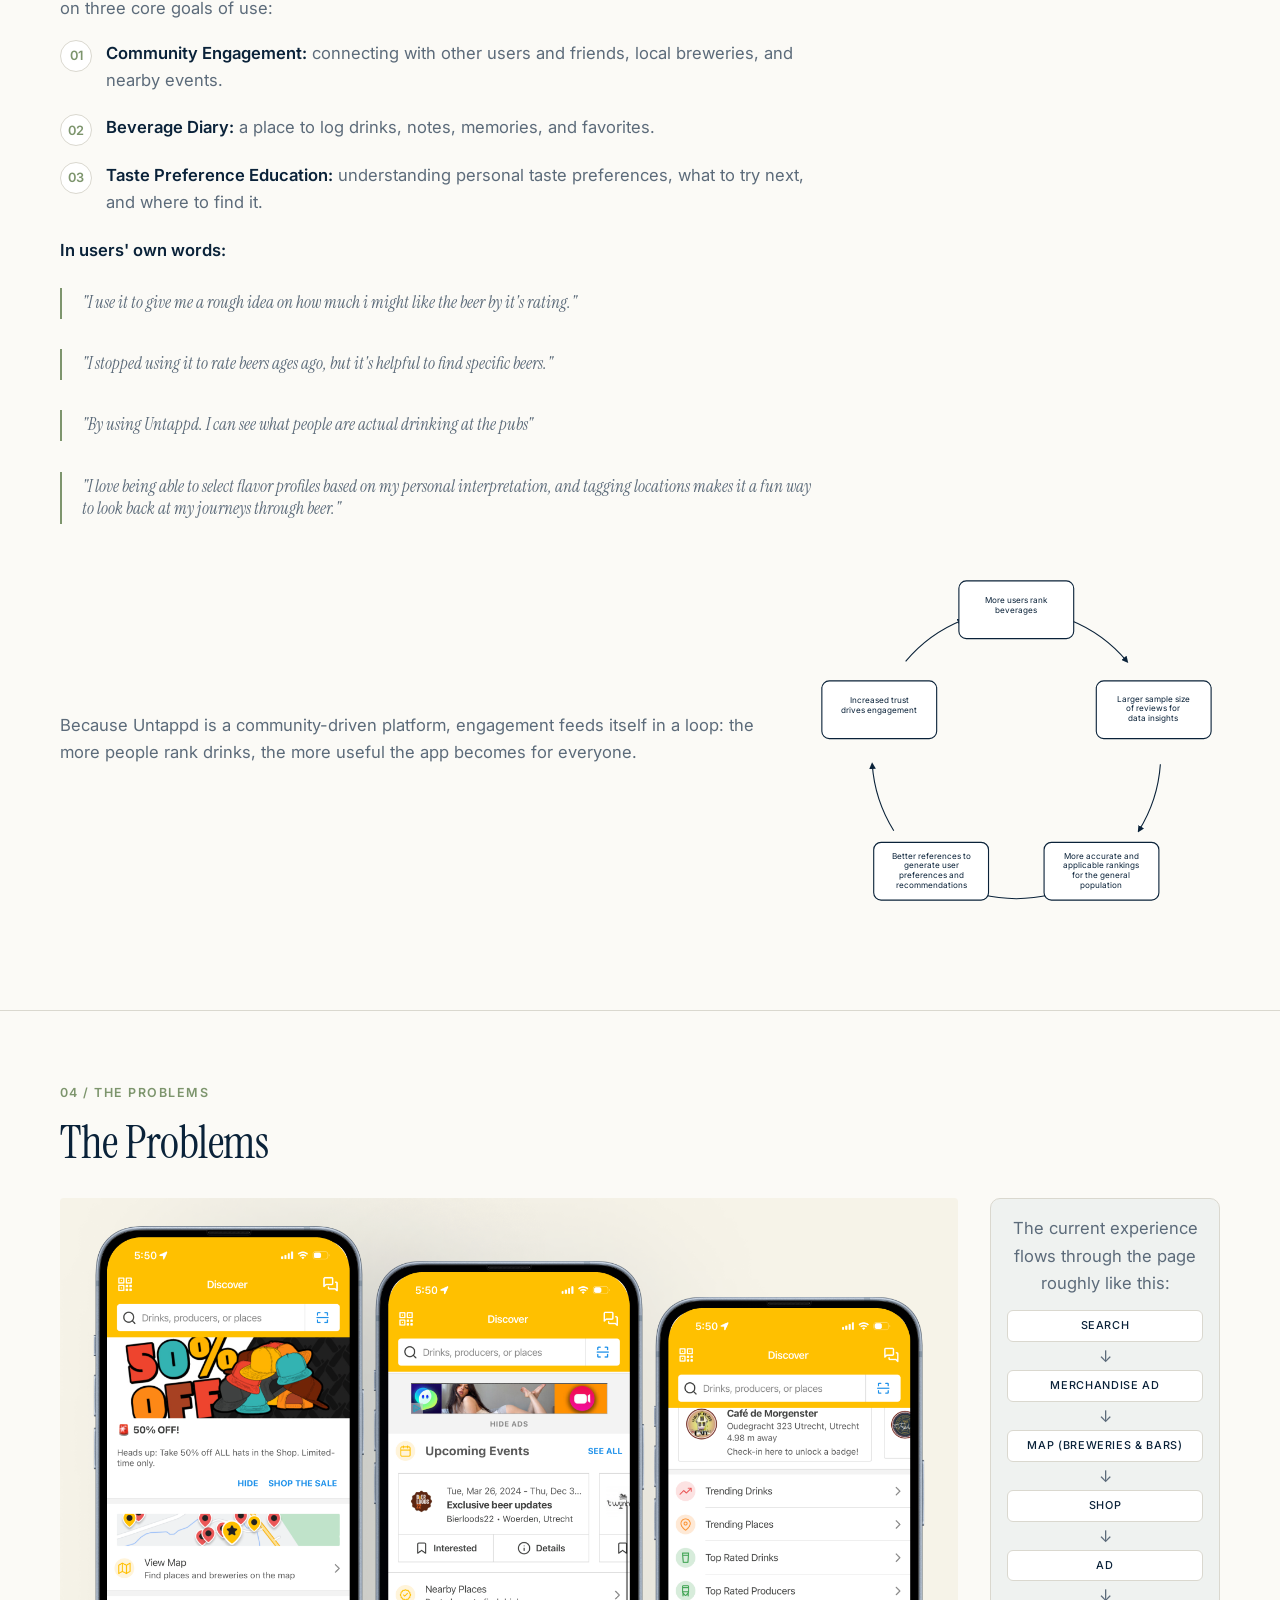
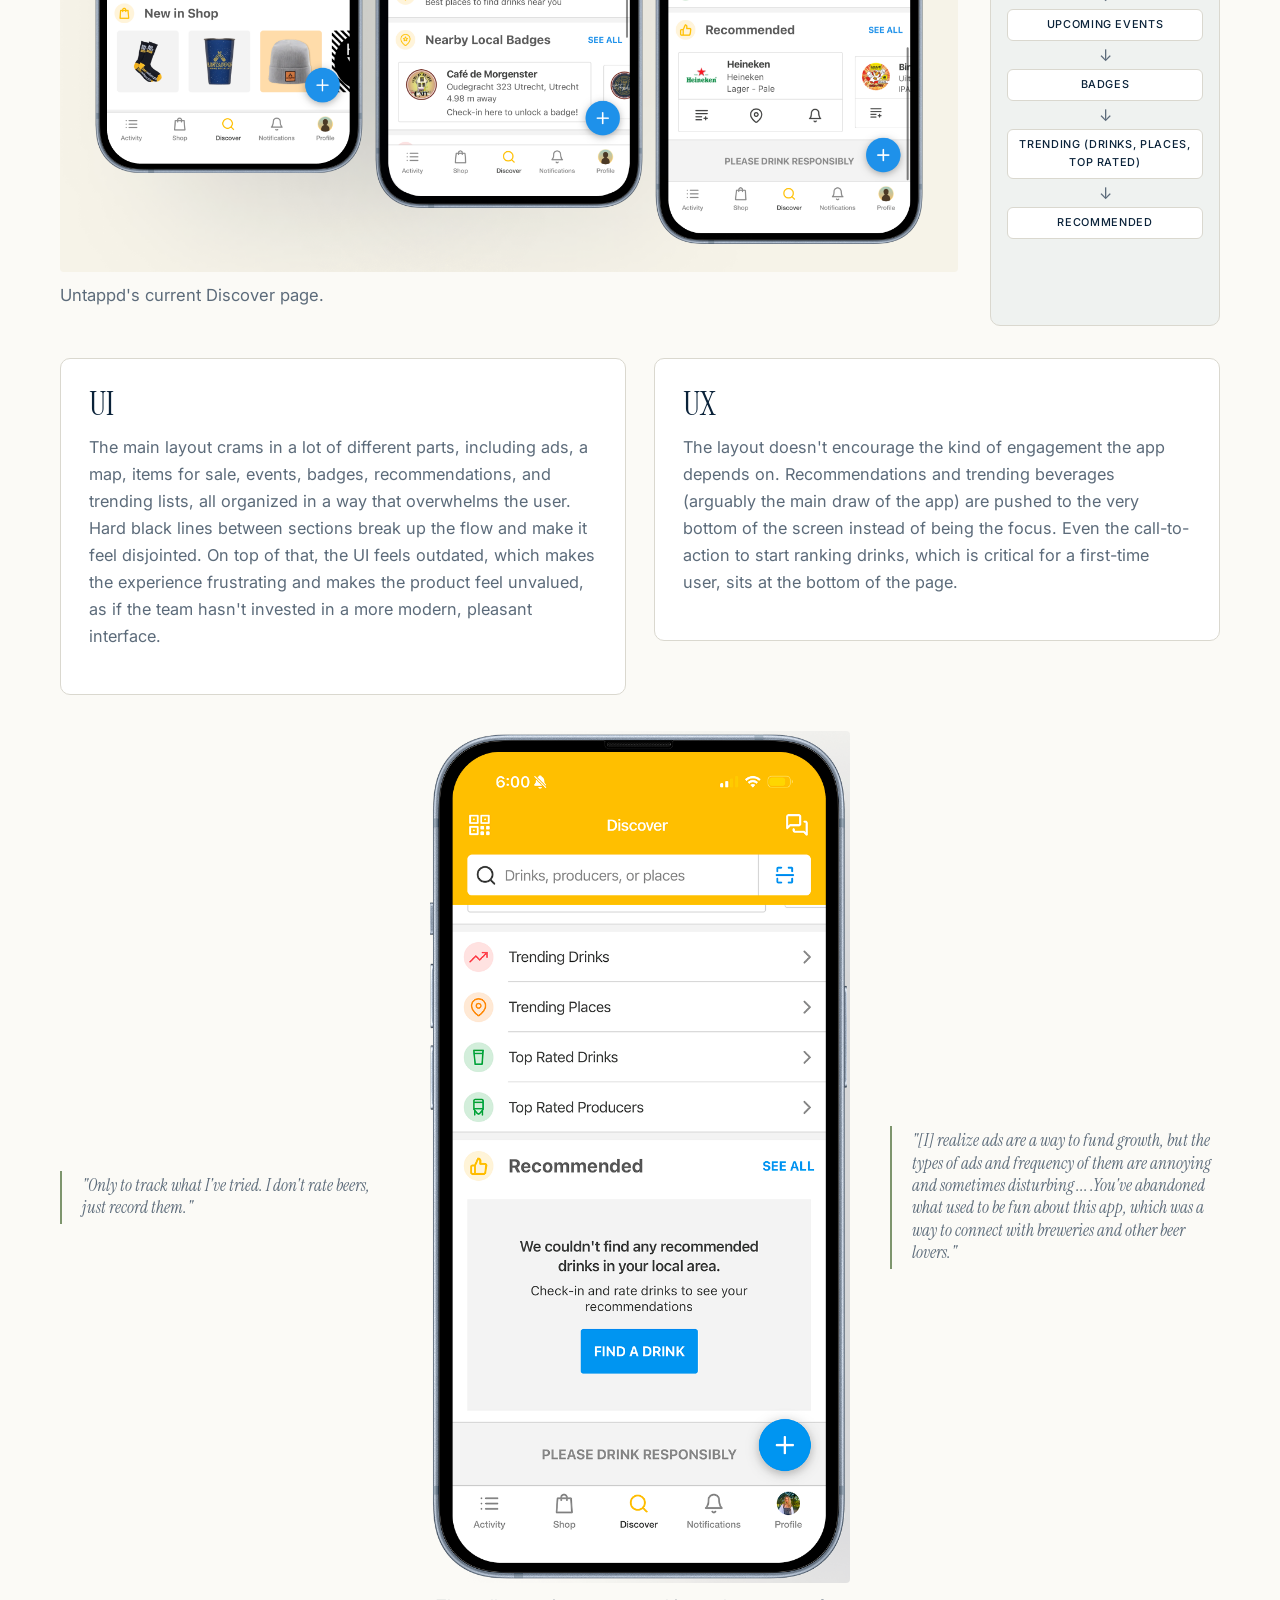
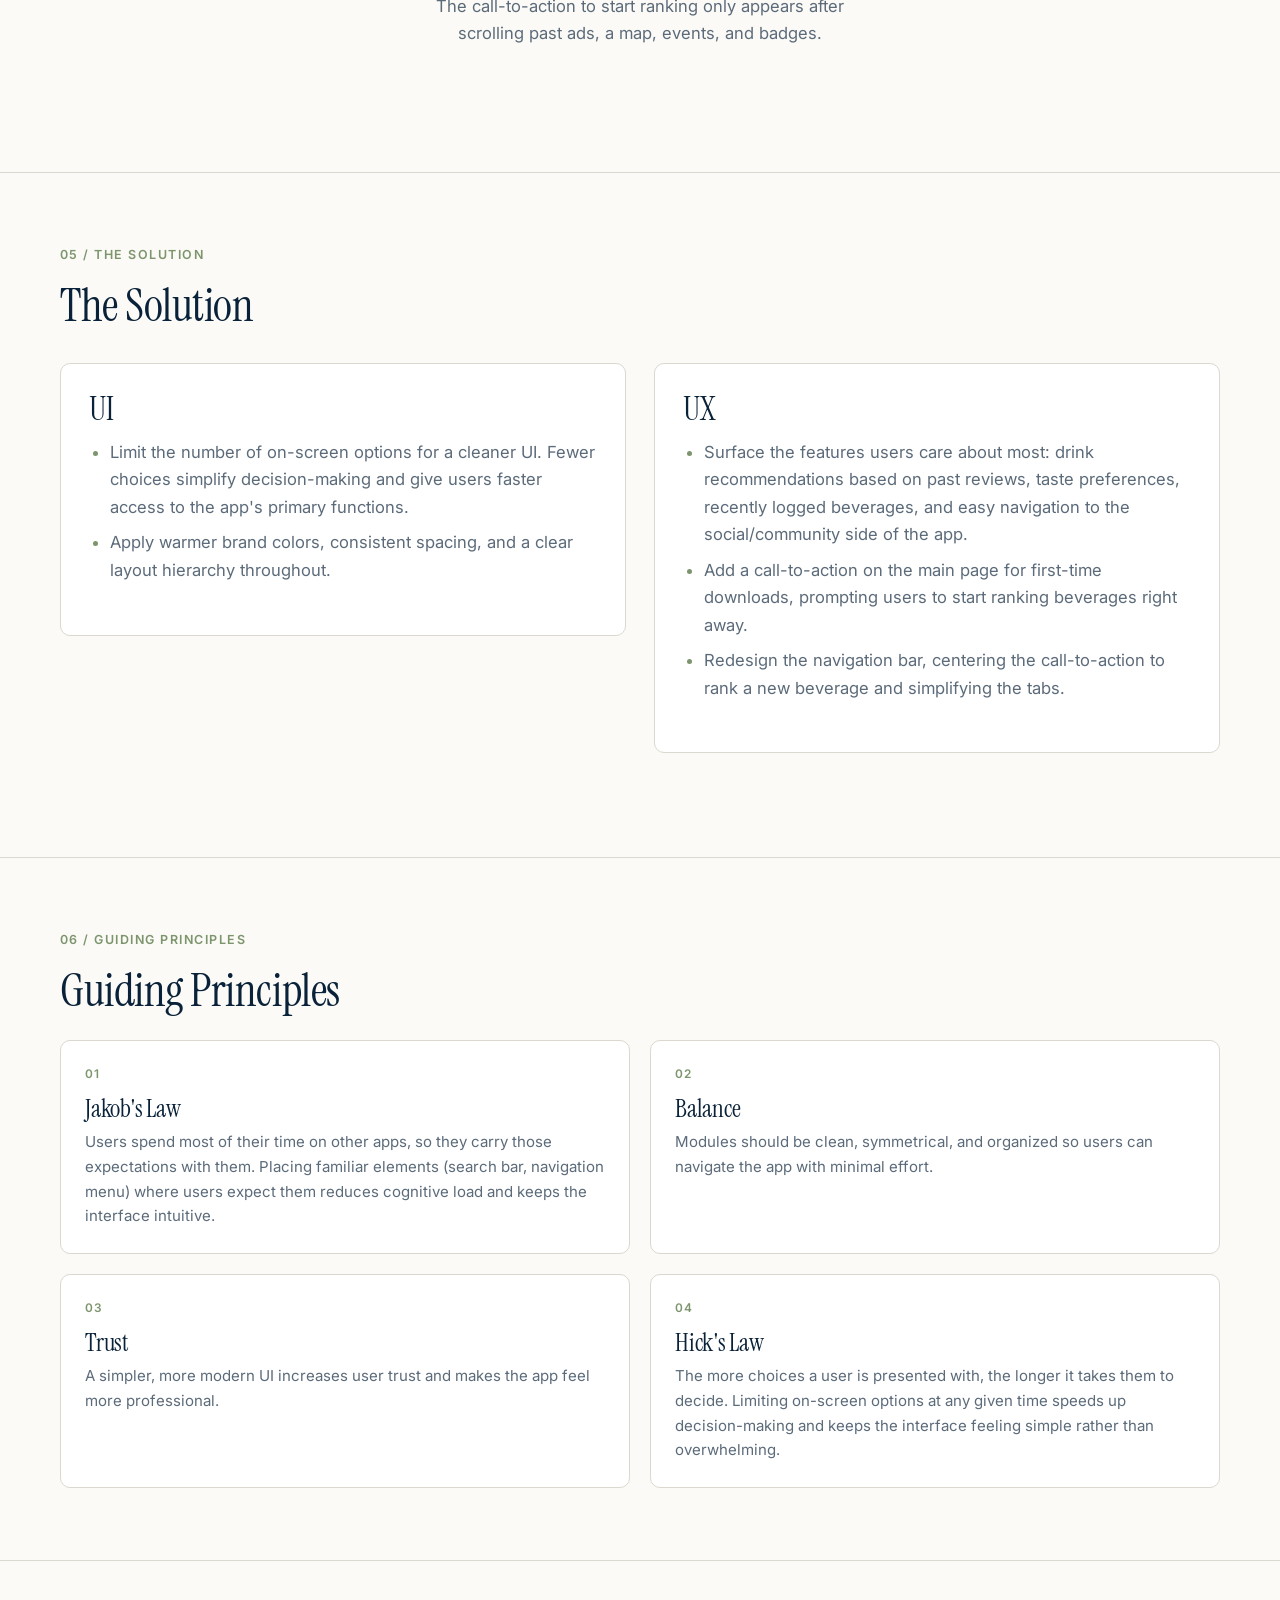
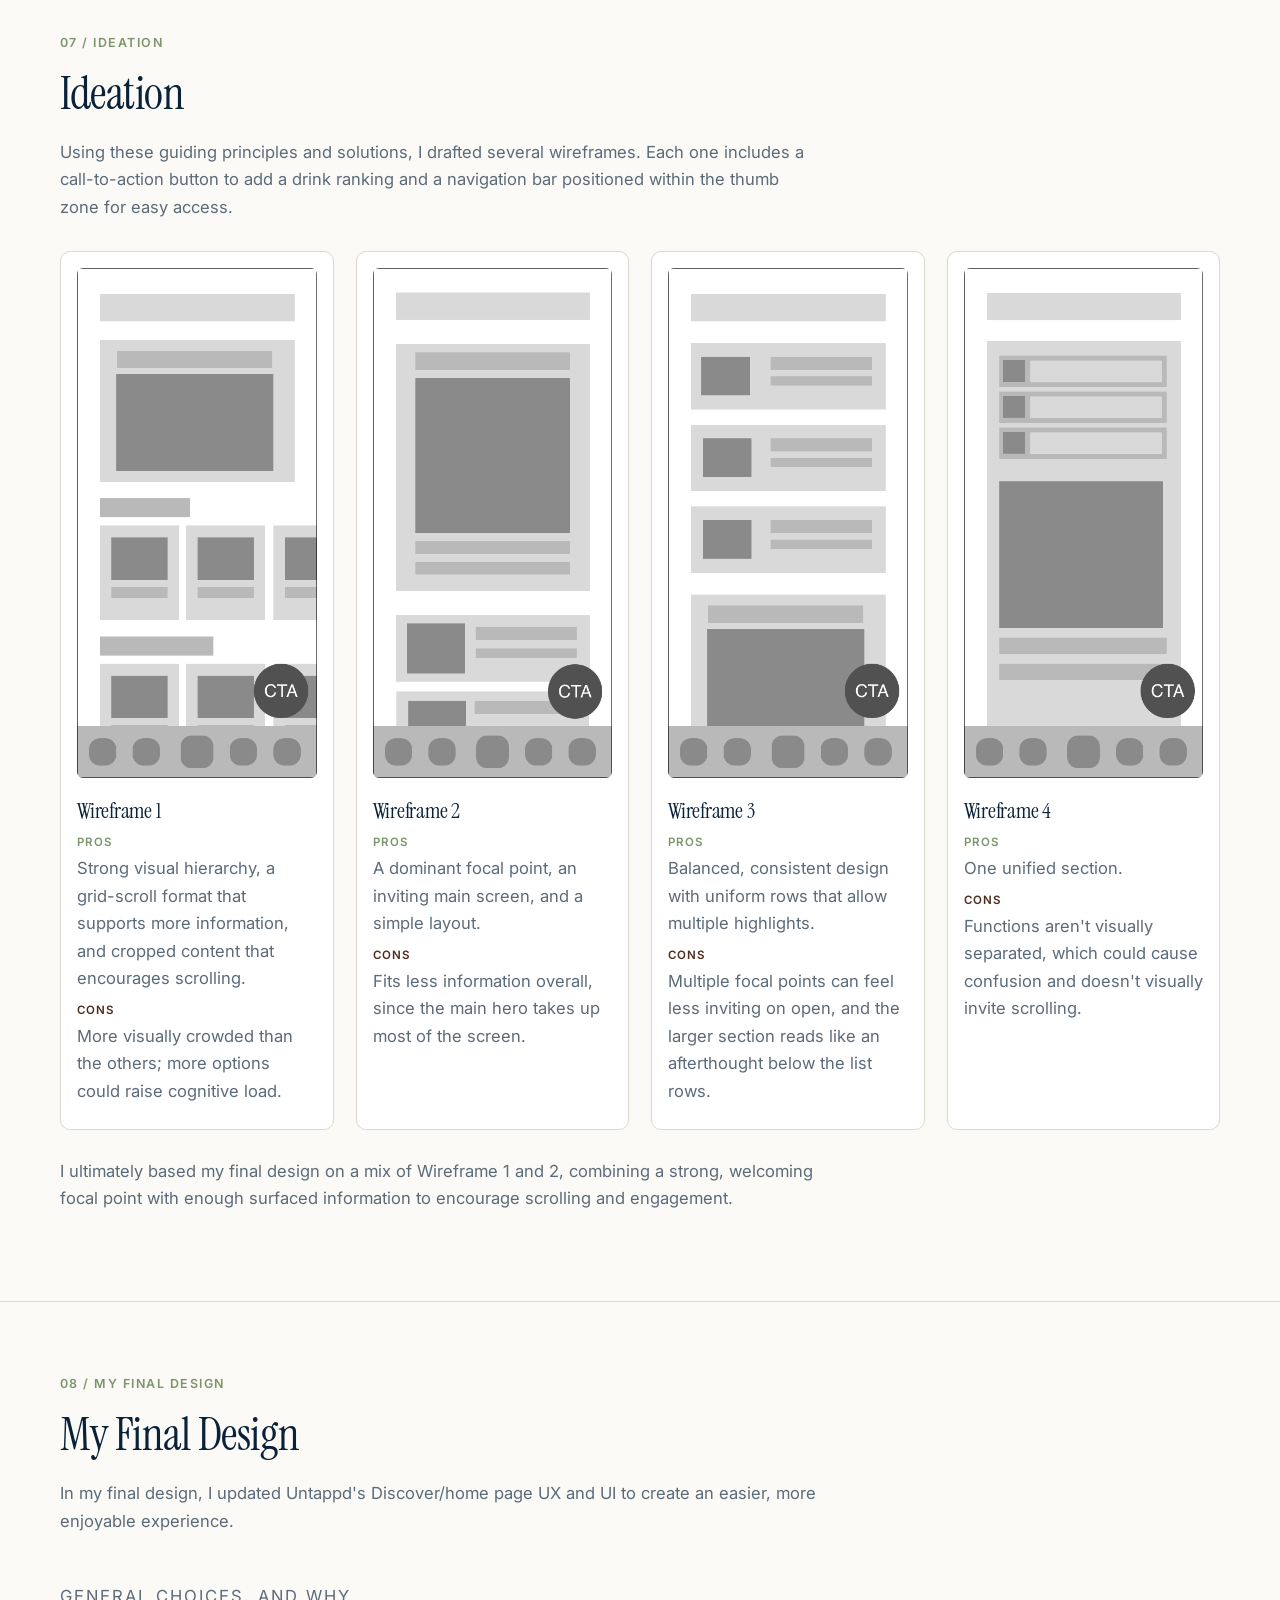
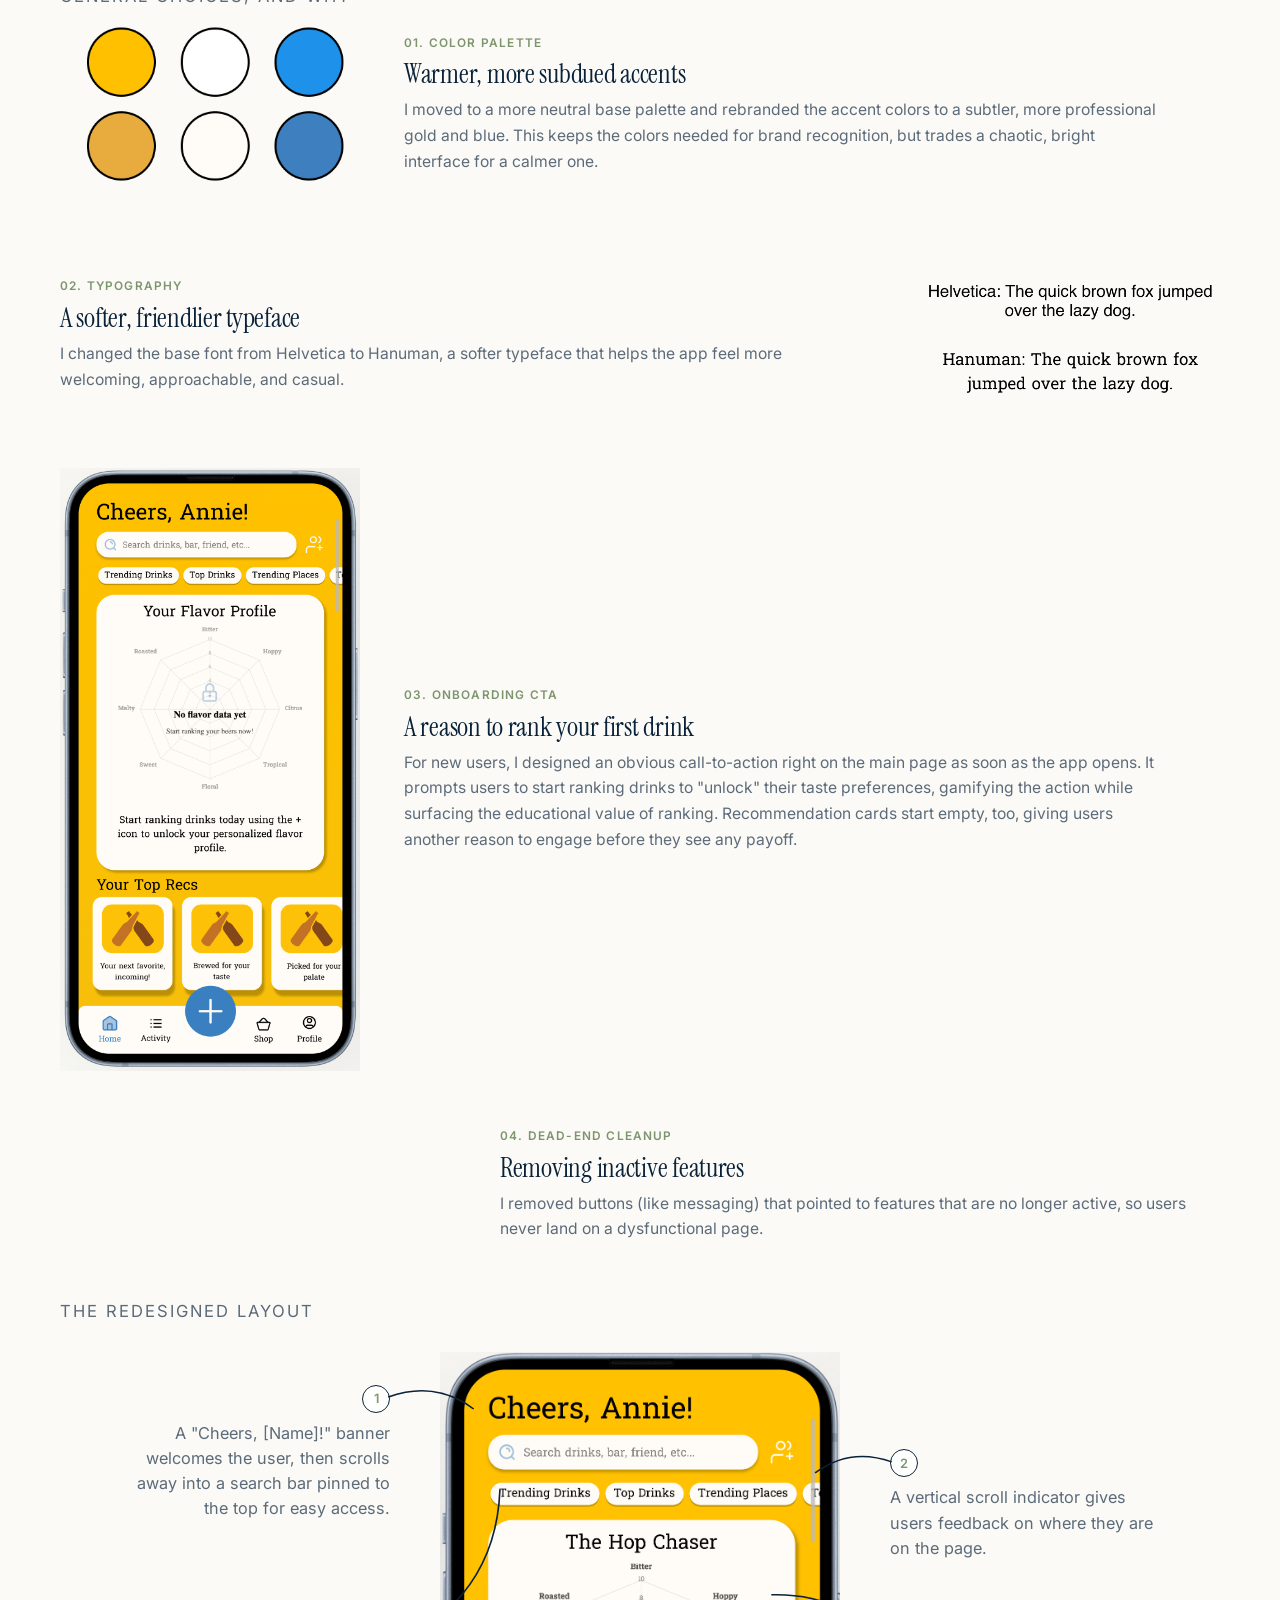
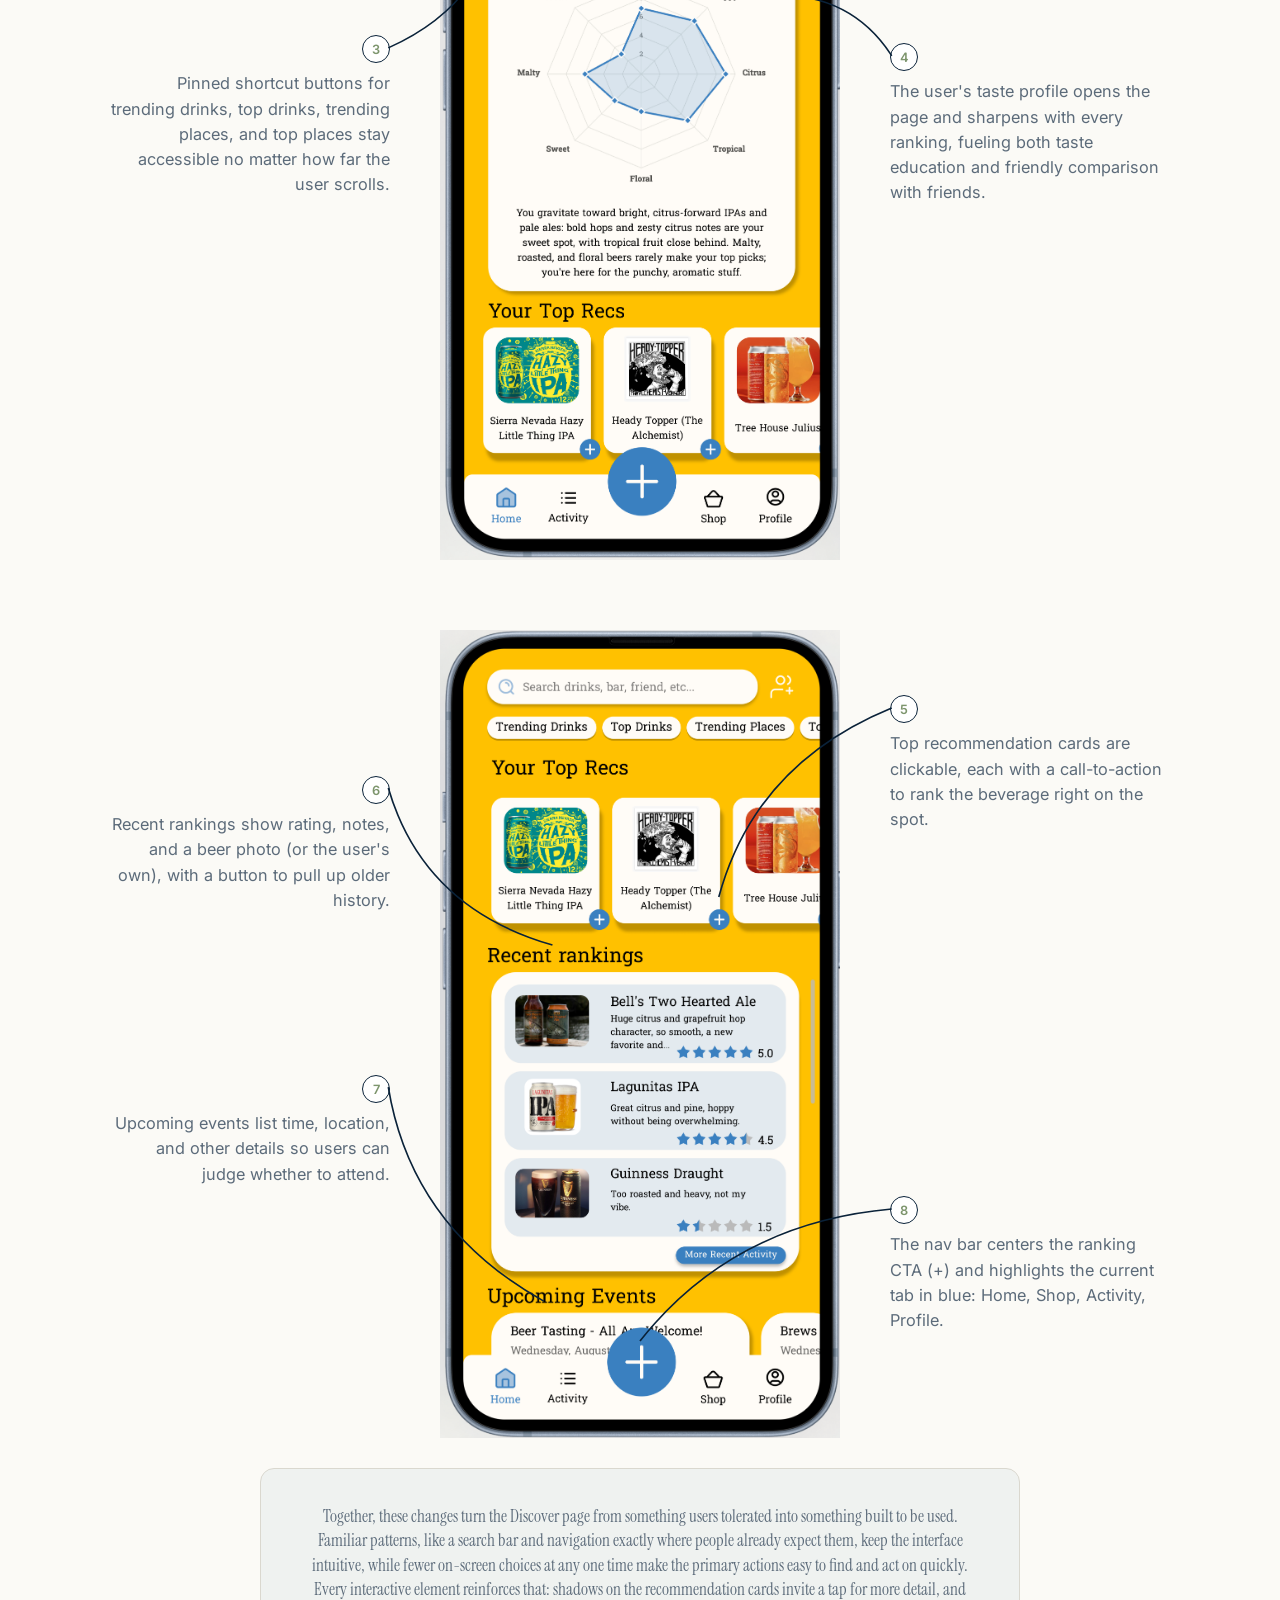
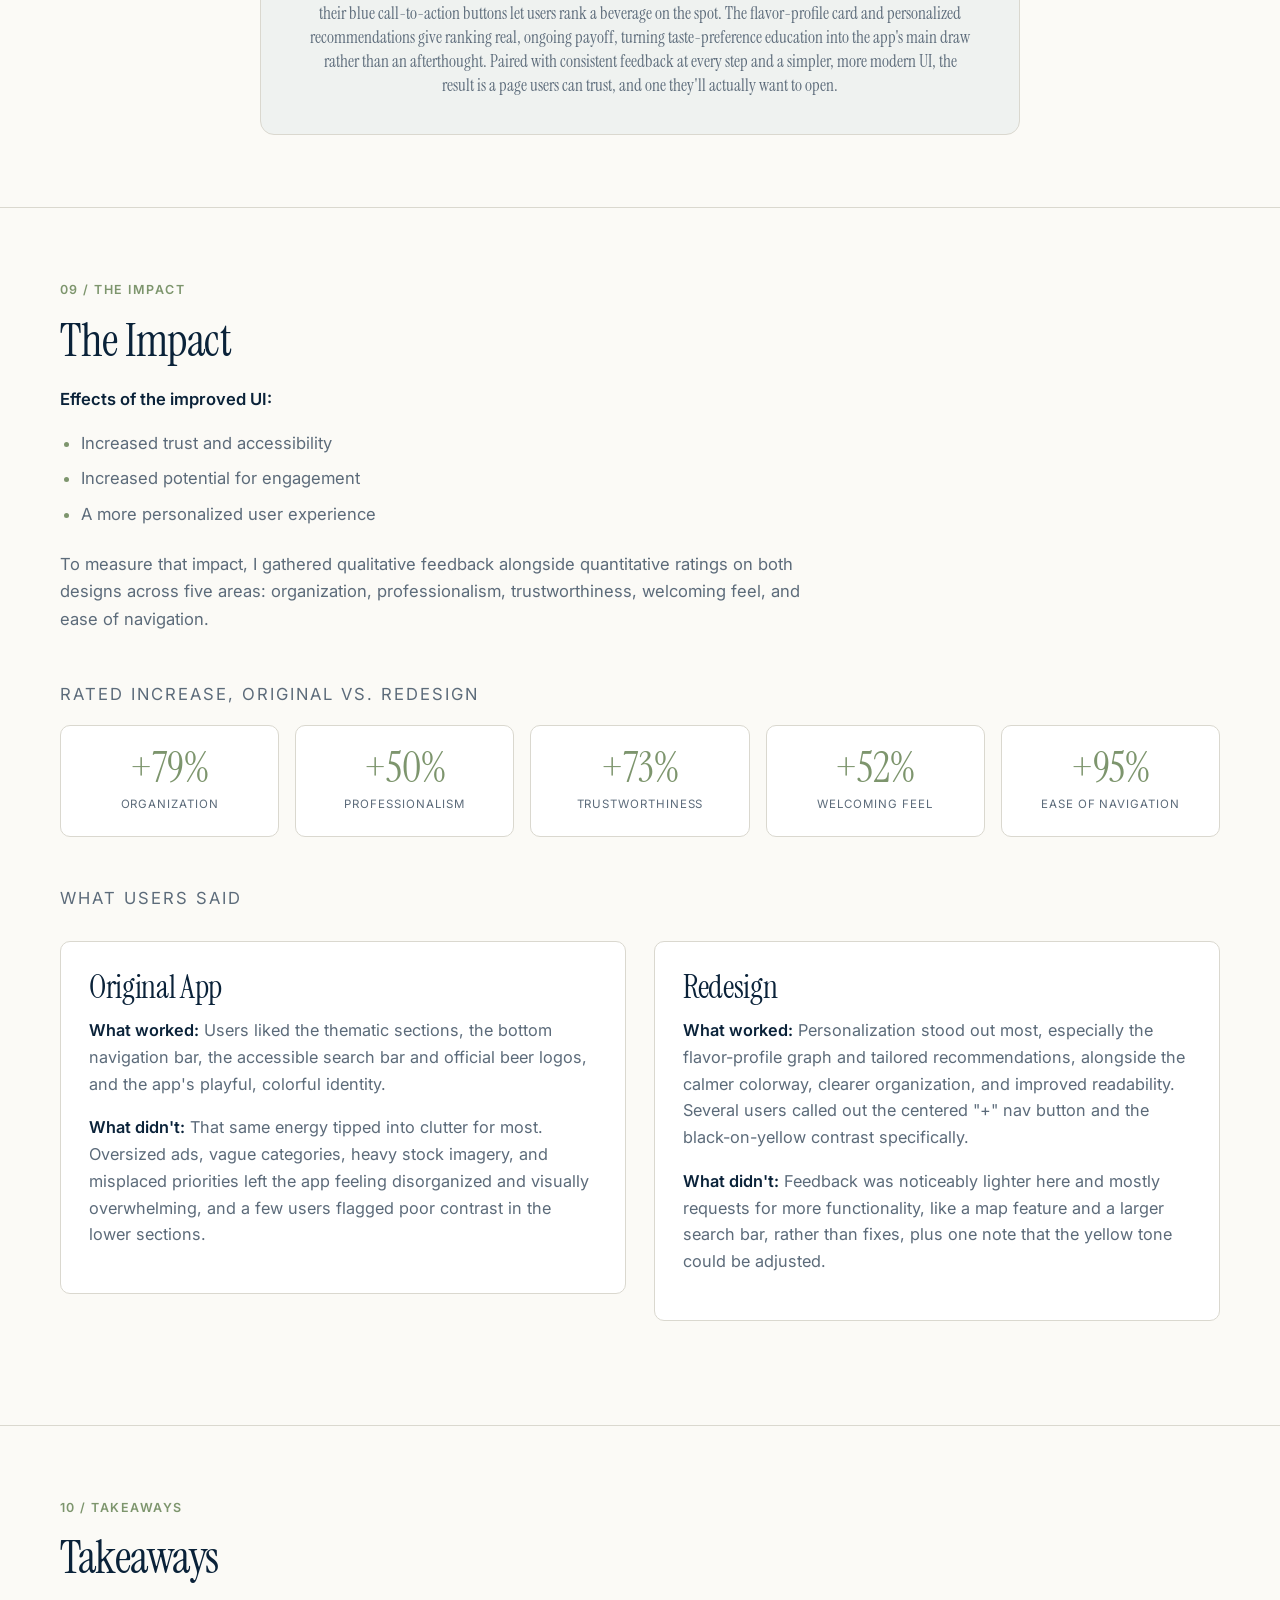
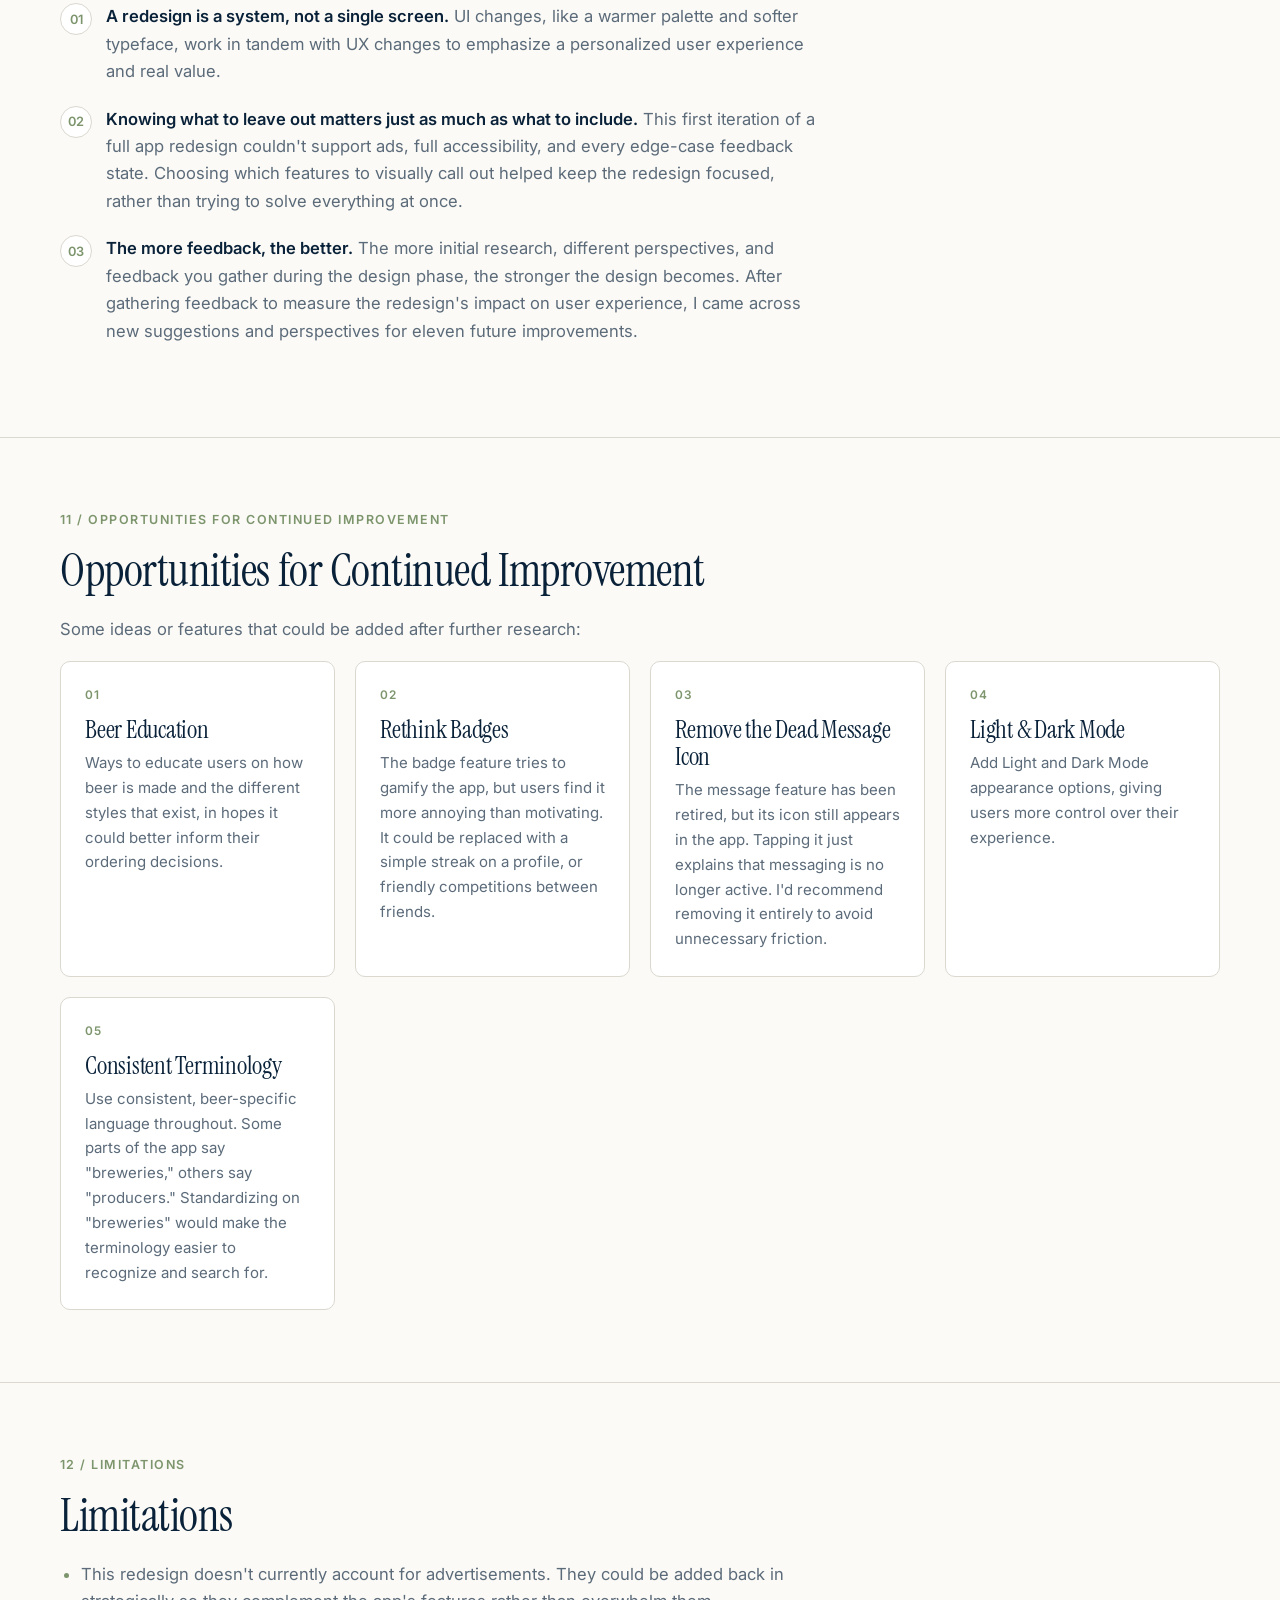
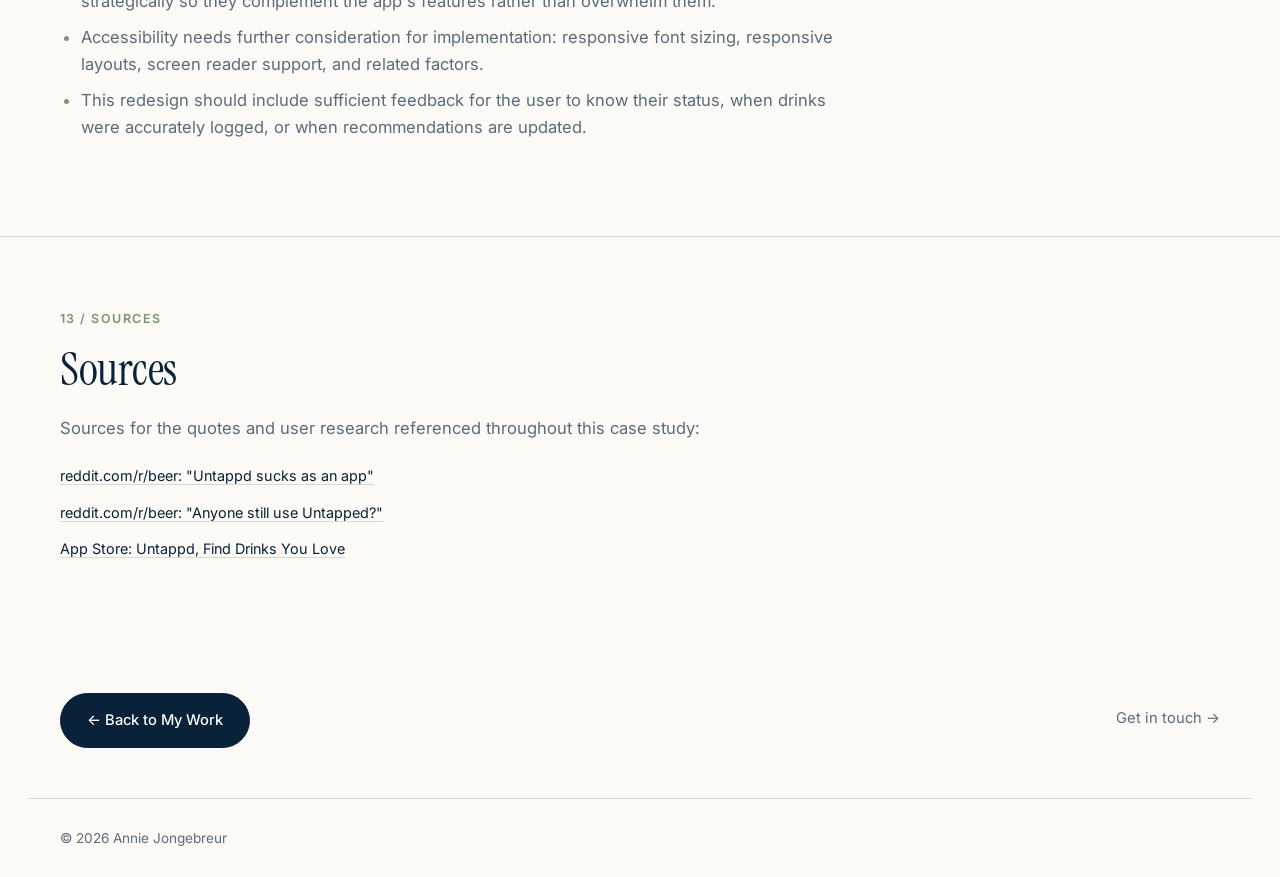
<file: Portfolio/case-study-untappd.html>
<!DOCTYPE html>
<html lang="en">
<head>
<meta charset="UTF-8">
<meta name="viewport" content="width=device-width, initial-scale=1.0">
<title>Untappd, Discovery Page Redesign | Annie Jongebreur</title>
<link rel="preconnect" href="https://fonts.googleapis.com">
<link rel="preconnect" href="https://fonts.gstatic.com" crossorigin>
<link href="https://fonts.googleapis.com/css2?family=Instrument+Serif:ital@0;1&family=Inter:wght@400;500;600&display=swap" rel="stylesheet">
<link rel="stylesheet" href="styles.css">
</head>
<body>

<svg style="display:none">
  <marker id="pinArrow" viewBox="0 0 10 10" refX="7" refY="5" markerWidth="6" markerHeight="6" orient="auto-start-reverse">
    <path class="cs-pin-arrowhead" d="M0,0 L10,5 L0,10 Z"></path>
  </marker>
</svg>

<!-- NAV -->
<header class="nav-wrap">
  <nav class="nav">
    <a href="index.html#home" class="logo">Annie Jongebreur</a>
    <div class="tabs">
      <a href="about.html" class="tab">About</a>
      <a href="index.html#work" class="tab">Work</a>
      <a href="index.html#contact" class="tab">Contact</a>
    </div>
  </nav>
</header>

<a href="index.html#work" class="cs-back">← Back to My Work</a>

<!-- HEADER -->
<header class="cs-header">
  <p class="section-index">01 / My Work: Case Study</p>
  <h1>Untappd: Discovery Page Redesign</h1>
  <p class="section-lede">A ground-up redesign of Untappd's main Discover page, turning a cluttered, ad-heavy home screen into a cleaner experience built around the features people actually open the app for.</p>

  <div class="cs-meta">
    <div class="cs-meta-item">
      <span class="cs-meta-label">Role</span>
      <span class="cs-meta-value">UX/UI Design &amp; Research</span>
    </div>
    <div class="cs-meta-item">
      <span class="cs-meta-label">Type</span>
      <span class="cs-meta-value">Independent Case Study</span>
    </div>
    <div class="cs-meta-item">
      <span class="cs-meta-label">Focus</span>
      <span class="cs-meta-value">Mobile App (Discover / Home Page)</span>
    </div>
  </div>
</header>

<!-- OVERVIEW -->
<section class="cs-section section-cream">
  <div class="cs-section-inner cs-body">
    <p class="section-index">02 / Overview</p>
    <h2>Overview</h2>
    <p>After developing an interest in UX/UI design, I started noticing the design decisions behind every app, post, and platform I use, and each one became an informal user test of its own. That habit led me to Untappd, an app for discovering and ranking beers. Its core concept is strong, but friends who used it regularly complained about the interface, the workflows, and the overall experience. So I downloaded it, ran my own tests, and set out to redesign its main Discover page.</p>
  </div>
</section>

<!-- USER RESEARCH -->
<section class="cs-section section-cream">
  <div class="cs-section-inner cs-body">
    <p class="section-index">03 / User Research</p>
    <h2>User Research</h2>
    <p>To find where the real pain points were, I pulled qualitative data from Untappd-related Reddit discussions, read through App Store reviews, and interviewed friends who use the app regularly.</p>

    <p><strong>What the feedback revealed:</strong></p>
    <ul class="cs-list">
      <li>The UI feels basic, dated, and not very engaging.</li>
      <li>Recommended and trending beers are hard to find.</li>
      <li>The ads feel overwhelming.</li>
      <li>Users don't fully trust the recommendations or reviews.
        <ul class="cs-list cs-sublist">
          <li>Recommendations feel unreliable when reviewers have very different tastes.</li>
          <li>Users need more encouragement to leave detailed reviews.</li>
        </ul>
      </li>
    </ul>

    <p>To figure out how the new page should be laid out, I first needed to understand what value people actually get from the app. Combining my research with the app's stated purpose, I landed on three core goals of use:</p>

    <ol class="cs-numbered">
      <li><strong>Community Engagement:</strong> connecting with other users and friends, local breweries, and nearby events.</li>
      <li><strong>Beverage Diary:</strong> a place to log drinks, notes, memories, and favorites.</li>
      <li><strong>Taste Preference Education:</strong> understanding personal taste preferences, what to try next, and where to find it.</li>
    </ol>

    <p><strong>In users' own words:</strong></p>
    <div class="cs-quotes">
      <p class="cs-quote">"I use it to give me a rough idea on how much i might like the beer by it's rating."</p>
      <p class="cs-quote">"I stopped using it to rate beers ages ago, but it's helpful to find specific beers."</p>
      <p class="cs-quote">"By using Untappd. I can see what people are actual drinking at the pubs"</p>
      <p class="cs-quote">"I love being able to select flavor profiles based on my personal interpretation, and tagging locations makes it a fun way to look back at my journeys through beer."</p>
    </div>

    <div class="cs-loop-row">
      <p>Because Untappd is a community-driven platform, engagement feeds itself in a loop: the more people rank drinks, the more useful the app becomes for everyone.</p>

      <div class="cs-cycle">
        <svg viewBox="0 0 540 460" xmlns="http://www.w3.org/2000/svg">
          <defs>
            <marker id="cycleArrow" viewBox="0 0 10 10" refX="7" refY="5" markerWidth="6" markerHeight="6" orient="auto-start-reverse">
              <path class="cs-cycle-arrow" d="M0,0 L10,5 L0,10 Z"></path>
            </marker>
          </defs>

          <path class="cs-cycle-path" marker-end="url(#cycleArrow)" d="M338.1,69.2 A195,195 0 0,1 414.4,124.7"></path>
          <path class="cs-cycle-path" marker-end="url(#cycleArrow)" d="M459.5,263.6 A195,195 0 0,1 430.4,353.3"></path>
          <path class="cs-cycle-path" marker-end="url(#cycleArrow)" d="M312.2,439.2 A195,195 0 0,1 217.8,439.2"></path>
          <path class="cs-cycle-path" marker-end="url(#cycleArrow)" d="M99.6,353.3 A195,195 0 0,1 70.5,263.6"></path>
          <path class="cs-cycle-path" marker-end="url(#cycleArrow)" d="M115.6,124.7 A195,195 0 0,1 192.0,69.2"></path>

          <rect class="cs-cycle-node-rect" x="187.5" y="16" width="155" height="78" rx="10"></rect>
          <text class="cs-cycle-label" x="265" y="46"><tspan x="265" dy="0">More users rank</tspan><tspan x="265" dy="13">beverages</tspan></text>

          <rect class="cs-cycle-node-rect" x="373" y="151" width="155" height="78" rx="10"></rect>
          <text class="cs-cycle-label" x="450" y="179"><tspan x="450" dy="0">Larger sample size</tspan><tspan x="450" dy="13">of reviews for</tspan><tspan x="450" dy="13">data insights</tspan></text>

          <rect class="cs-cycle-node-rect" x="302.5" y="369" width="155" height="78" rx="10"></rect>
          <text class="cs-cycle-label" x="380" y="391"><tspan x="380" dy="0">More accurate and</tspan><tspan x="380" dy="13">applicable rankings</tspan><tspan x="380" dy="13">for the general</tspan><tspan x="380" dy="13">population</tspan></text>

          <rect class="cs-cycle-node-rect" x="72.5" y="369" width="155" height="78" rx="10"></rect>
          <text class="cs-cycle-label" x="150" y="391"><tspan x="150" dy="0">Better references to</tspan><tspan x="150" dy="13">generate user</tspan><tspan x="150" dy="13">preferences and</tspan><tspan x="150" dy="13">recommendations</tspan></text>

          <rect class="cs-cycle-node-rect" x="2.5" y="151" width="155" height="78" rx="10"></rect>
          <text class="cs-cycle-label" x="80" y="181"><tspan x="80" dy="0">Increased trust</tspan><tspan x="80" dy="13">drives engagement</tspan></text>
        </svg>
      </div>
    </div>
  </div>
</section>

<!-- THE PROBLEMS -->
<section class="cs-section section-cream">
  <div class="cs-section-inner cs-body">
    <p class="section-index">04 / The Problems</p>
    <h2>The Problems</h2>

    <div class="cs-problem-intro">
      <div class="cs-figure cs-problem-intro-image">
        <img src="assets/untappd/initial-layout.png" alt="Untappd's current Discover page shown across three screens">
        <p class="cs-figure-caption">Untappd's current Discover page.</p>
      </div>
      <div class="cs-flow-vertical">
        <p class="cs-flow-vertical-label">The current experience flows through the page roughly like this:</p>
        <div class="cs-flow-chip">Search</div>
        <span class="cs-flow-arrow-down">↓</span>
        <div class="cs-flow-chip">Merchandise Ad</div>
        <span class="cs-flow-arrow-down">↓</span>
        <div class="cs-flow-chip">Map (breweries &amp; bars)</div>
        <span class="cs-flow-arrow-down">↓</span>
        <div class="cs-flow-chip">Shop</div>
        <span class="cs-flow-arrow-down">↓</span>
        <div class="cs-flow-chip">Ad</div>
        <span class="cs-flow-arrow-down">↓</span>
        <div class="cs-flow-chip">Upcoming Events</div>
        <span class="cs-flow-arrow-down">↓</span>
        <div class="cs-flow-chip">Badges</div>
        <span class="cs-flow-arrow-down">↓</span>
        <div class="cs-flow-chip">Trending (drinks, places, top rated)</div>
        <span class="cs-flow-arrow-down">↓</span>
        <div class="cs-flow-chip">Recommended</div>
      </div>
    </div>

    <div class="cs-problem-cols">
      <div class="cs-problem-col">
        <h3>UI</h3>
        <p>The main layout crams in a lot of different parts, including ads, a map, items for sale, events, badges, recommendations, and trending lists, all organized in a way that overwhelms the user. Hard black lines between sections break up the flow and make it feel disjointed. On top of that, the UI feels outdated, which makes the experience frustrating and makes the product feel unvalued, as if the team hasn't invested in a more modern, pleasant interface.</p>
      </div>

      <div class="cs-problem-col">
        <h3>UX</h3>
        <p>The layout doesn't encourage the kind of engagement the app depends on. Recommendations and trending beverages (arguably the main draw of the app) are pushed to the very bottom of the screen instead of being the focus. Even the call-to-action to start ranking drinks, which is critical for a first-time user, sits at the bottom of the page.</p>
      </div>
    </div>

    <div class="cs-cta-showcase">
      <p class="cs-quote cs-cta-quote">"Only to track what I've tried. I don't rate beers, just record them."</p>
      <div class="cs-figure cs-figure-solo">
        <img src="assets/untappd/cta-before.png" alt="Current Untappd screen showing the ranking call-to-action buried at the bottom of the page">
        <p class="cs-figure-caption">The call-to-action to start ranking only appears after scrolling past ads, a map, events, and badges.</p>
      </div>
      <p class="cs-quote cs-cta-quote">"[I] realize ads are a way to fund growth, but the types of ads and frequency of them are annoying and sometimes disturbing ... .You've abandoned what used to be fun about this app, which was a way to connect with breweries and other beer lovers."</p>
    </div>
  </div>
</section>

<!-- THE SOLUTION -->
<section class="cs-section section-cream">
  <div class="cs-section-inner cs-body">
    <p class="section-index">05 / The Solution</p>
    <h2>The Solution</h2>

    <div class="cs-problem-cols">
      <div class="cs-problem-col">
        <h3>UI</h3>
        <ul class="cs-list">
          <li>Limit the number of on-screen options for a cleaner UI. Fewer choices simplify decision-making and give users faster access to the app's primary functions.</li>
          <li>Apply warmer brand colors, consistent spacing, and a clear layout hierarchy throughout.</li>
        </ul>
      </div>

      <div class="cs-problem-col">
        <h3>UX</h3>
        <ul class="cs-list">
          <li>Surface the features users care about most: drink recommendations based on past reviews, taste preferences, recently logged beverages, and easy navigation to the social/community side of the app.</li>
          <li>Add a call-to-action on the main page for first-time downloads, prompting users to start ranking beverages right away.</li>
          <li>Redesign the navigation bar, centering the call-to-action to rank a new beverage and simplifying the tabs.</li>
        </ul>
      </div>
    </div>
  </div>
</section>

<!-- GUIDING PRINCIPLES -->
<section class="cs-section section-cream">
  <div class="cs-section-inner cs-body">
    <p class="section-index">06 / Guiding Principles</p>
    <h2>Guiding Principles</h2>

    <div class="cs-principles">
      <div class="principle-card">
        <span class="principle-index">01</span>
        <h3>Jakob's Law</h3>
        <p>Users spend most of their time on other apps, so they carry those expectations with them. Placing familiar elements (search bar, navigation menu) where users expect them reduces cognitive load and keeps the interface intuitive.</p>
      </div>
      <div class="principle-card">
        <span class="principle-index">02</span>
        <h3>Balance</h3>
        <p>Modules should be clean, symmetrical, and organized so users can navigate the app with minimal effort.</p>
      </div>
      <div class="principle-card">
        <span class="principle-index">03</span>
        <h3>Trust</h3>
        <p>A simpler, more modern UI increases user trust and makes the app feel more professional.</p>
      </div>
      <div class="principle-card">
        <span class="principle-index">04</span>
        <h3>Hick's Law</h3>
        <p>The more choices a user is presented with, the longer it takes them to decide. Limiting on-screen options at any given time speeds up decision-making and keeps the interface feeling simple rather than overwhelming.</p>
      </div>
    </div>
  </div>
</section>

<!-- IDEATION -->
<section class="cs-section section-cream">
  <div class="cs-section-inner cs-body">
    <p class="section-index">07 / Ideation</p>
    <h2>Ideation</h2>
    <p>Using these guiding principles and solutions, I drafted several wireframes. Each one includes a call-to-action button to add a drink ranking and a navigation bar positioned within the thumb zone for easy access.</p>

    <div class="wireframe-grid">
      <div class="wireframe-card">
        <img src="assets/untappd/wireframe-1.png" alt="Wireframe 1">
        <h4>Wireframe 1</h4>
        <p class="wf-pros"><span>Pros</span>Strong visual hierarchy, a grid-scroll format that supports more information, and cropped content that encourages scrolling.</p>
        <p class="wf-cons"><span>Cons</span>More visually crowded than the others; more options could raise cognitive load.</p>
      </div>
      <div class="wireframe-card">
        <img src="assets/untappd/wireframe-2.png" alt="Wireframe 2">
        <h4>Wireframe 2</h4>
        <p class="wf-pros"><span>Pros</span>A dominant focal point, an inviting main screen, and a simple layout.</p>
        <p class="wf-cons"><span>Cons</span>Fits less information overall, since the main hero takes up most of the screen.</p>
      </div>
      <div class="wireframe-card">
        <img src="assets/untappd/wireframe-3.png" alt="Wireframe 3">
        <h4>Wireframe 3</h4>
        <p class="wf-pros"><span>Pros</span>Balanced, consistent design with uniform rows that allow multiple highlights.</p>
        <p class="wf-cons"><span>Cons</span>Multiple focal points can feel less inviting on open, and the larger section reads like an afterthought below the list rows.</p>
      </div>
      <div class="wireframe-card">
        <img src="assets/untappd/wireframe-4.png" alt="Wireframe 4">
        <h4>Wireframe 4</h4>
        <p class="wf-pros"><span>Pros</span>One unified section.</p>
        <p class="wf-cons"><span>Cons</span>Functions aren't visually separated, which could cause confusion and doesn't visually invite scrolling.</p>
      </div>
    </div>

    <p style="margin-top:28px;">I ultimately based my final design on a mix of Wireframe 1 and 2, combining a strong, welcoming focal point with enough surfaced information to encourage scrolling and engagement.</p>
  </div>
</section>

<!-- FINAL DESIGN -->
<section class="cs-section section-cream">
  <div class="cs-section-inner cs-body">
    <p class="section-index">08 / My Final Design</p>
    <h2>My Final Design</h2>
    <p>In my final design, I updated Untappd's Discover/home page UX and UI to create an easier, more enjoyable experience.</p>

    <p class="subgrid-label">General choices, and why</p>

    <div class="choice-row">
      <div class="choice-media"><img src="assets/untappd/color-palette.png" alt="Before and after color palette: bright yellow/blue on top, warmer gold/blue on bottom"></div>
      <div class="choice-text">
        <span class="cs-meta-label">01. Color Palette</span>
        <h3>Warmer, more subdued accents</h3>
        <p>I moved to a more neutral base palette and rebranded the accent colors to a subtler, more professional gold and blue. This keeps the colors needed for brand recognition, but trades a chaotic, bright interface for a calmer one.</p>
      </div>
    </div>

    <div class="choice-row">
      <div class="choice-media"><img src="assets/untappd/font.png" alt="Before: Helvetica. After: Hanuman typeface comparison"></div>
      <div class="choice-text">
        <span class="cs-meta-label">02. Typography</span>
        <h3>A softer, friendlier typeface</h3>
        <p>I changed the base font from Helvetica to Hanuman, a softer typeface that helps the app feel more welcoming, approachable, and casual.</p>
      </div>
    </div>

    <div class="choice-row">
      <div class="choice-media"><img src="assets/untappd/cta-after.png" alt="Redesigned onboarding screen with a locked flavor profile radar chart and call-to-action"></div>
      <div class="choice-text">
        <span class="cs-meta-label">03. Onboarding CTA</span>
        <h3>A reason to rank your first drink</h3>
        <p>For new users, I designed an obvious call-to-action right on the main page as soon as the app opens. It prompts users to start ranking drinks to "unlock" their taste preferences, gamifying the action while surfacing the educational value of ranking. Recommendation cards start empty, too, giving users another reason to engage before they see any payoff.</p>
      </div>
    </div>

    <div class="choice-row choice-row-noimg">
      <div class="choice-text">
        <span class="cs-meta-label">04. Dead-End Cleanup</span>
        <h3>Removing inactive features</h3>
        <p>I removed buttons (like messaging) that pointed to features that are no longer active, so users never land on a dysfunctional page.</p>
      </div>
    </div>

    <p class="subgrid-label">The Redesigned Layout</p>

    <div class="cs-layout-showcase">

      <div class="cs-annotated-screen">
        <div class="cs-callouts-left">
          <div class="cs-callout" style="top:4%;">
            <span class="cs-callout-num">1</span>
            <p>A "Cheers, [Name]!" banner welcomes the user, then scrolls away into a search bar pinned to the top for easy access.</p>
          </div>
          <div class="cs-callout" style="top:35%;">
            <span class="cs-callout-num">3</span>
            <p>Pinned shortcut buttons for trending drinks, top drinks, trending places, and top places stay accessible no matter how far the user scrolls.</p>
          </div>
        </div>

        <div class="cs-annotated-media">
          <img src="assets/untappd/layout-idea-1.png" alt="Final redesigned Untappd Discover page: home screen with flavor profile and top recommendations">
        </div>

        <div class="cs-callouts-right">
          <div class="cs-callout" style="top:12%;">
            <span class="cs-callout-num">2</span>
            <p>A vertical scroll indicator gives users feedback on where they are on the page.</p>
          </div>
          <div class="cs-callout" style="top:36%;">
            <span class="cs-callout-num">4</span>
            <p>The user's taste profile opens the page and sharpens with every ranking, fueling both taste education and friendly comparison with friends.</p>
          </div>
        </div>

        <svg class="cs-callout-lines" viewBox="0 0 1060 809" preserveAspectRatio="none">
          <path d="M300,45 Q 343,28 378,57" marker-end="url(#pinArrow)"></path>
          <path d="M300,296 Q 398,248 402,138" marker-end="url(#pinArrow)"></path>
          <path d="M760,110 Q 722,95 690,121" marker-end="url(#pinArrow)"></path>
          <path d="M760,304 Q 723,241 650,243" marker-end="url(#pinArrow)"></path>
        </svg>
      </div>

      <div class="cs-annotated-screen">
        <div class="cs-callouts-left">
          <div class="cs-callout" style="top:18%;">
            <span class="cs-callout-num">6</span>
            <p>Recent rankings show rating, notes, and a beer photo (or the user's own), with a button to pull up older history.</p>
          </div>
          <div class="cs-callout" style="top:55%;">
            <span class="cs-callout-num">7</span>
            <p>Upcoming events list time, location, and other details so users can judge whether to attend.</p>
          </div>
        </div>

        <div class="cs-annotated-media">
          <img src="assets/untappd/layout-idea-2.png" alt="Final redesigned Untappd Discover page: recent rankings and upcoming events">
        </div>

        <div class="cs-callouts-right">
          <div class="cs-callout" style="top:8%;">
            <span class="cs-callout-num">5</span>
            <p>Top recommendation cards are clickable, each with a call-to-action to rank the beverage right on the spot.</p>
          </div>
          <div class="cs-callout" style="top:70%;">
            <span class="cs-callout-num">8</span>
            <p>The nav bar centers the ranking CTA (+) and highlights the current tab in blue: Home, Shop, Activity, Profile.</p>
          </div>
        </div>

        <svg class="cs-callout-lines" viewBox="0 0 1060 808" preserveAspectRatio="none">
          <path d="M300,158 Q 332,278 450,315" marker-end="url(#pinArrow)"></path>
          <path d="M300,457 Q 321,597 442,671" marker-end="url(#pinArrow)"></path>
          <path d="M760,78 Q 635,134 602,267" marker-end="url(#pinArrow)"></path>
          <path d="M760,579 Q 615,593 530,711" marker-end="url(#pinArrow)"></path>
        </svg>
      </div>

    </div>

    <p class="cs-conclusion">Together, these changes turn the Discover page from something users tolerated into something built to be used. Familiar patterns, like a search bar and navigation exactly where people already expect them, keep the interface intuitive, while fewer on-screen choices at any one time make the primary actions easy to find and act on quickly. Every interactive element reinforces that: shadows on the recommendation cards invite a tap for more detail, and their blue call-to-action buttons let users rank a beverage on the spot. The flavor-profile card and personalized recommendations give ranking real, ongoing payoff, turning taste-preference education into the app's main draw rather than an afterthought. Paired with consistent feedback at every step and a simpler, more modern UI, the result is a page users can trust, and one they'll actually want to open.</p>
  </div>
</section>

<!-- IMPACT -->
<section class="cs-section section-cream">
  <div class="cs-section-inner cs-body">
    <p class="section-index">09 / The Impact</p>
    <h2>The Impact</h2>
    <p><strong>Effects of the improved UI:</strong></p>
    <ul class="cs-list">
      <li>Increased trust and accessibility</li>
      <li>Increased potential for engagement</li>
      <li>A more personalized user experience</li>
    </ul>

    <p>To measure that impact, I gathered qualitative feedback alongside quantitative ratings on both designs across five areas: organization, professionalism, trustworthiness, welcoming feel, and ease of navigation.</p>

    <p class="subgrid-label">Rated increase, original vs. redesign</p>
    <div class="cs-stat-grid">
      <div class="cs-stat"><span class="cs-stat-num">+79%</span><span class="cs-stat-label">Organization</span></div>
      <div class="cs-stat"><span class="cs-stat-num">+50%</span><span class="cs-stat-label">Professionalism</span></div>
      <div class="cs-stat"><span class="cs-stat-num">+73%</span><span class="cs-stat-label">Trustworthiness</span></div>
      <div class="cs-stat"><span class="cs-stat-num">+52%</span><span class="cs-stat-label">Welcoming Feel</span></div>
      <div class="cs-stat"><span class="cs-stat-num">+95%</span><span class="cs-stat-label">Ease of Navigation</span></div>
    </div>

    <p class="subgrid-label">What users said</p>
    <div class="cs-problem-cols">
      <div class="cs-problem-col">
        <h3>Original App</h3>
        <p><strong>What worked:</strong> Users liked the thematic sections, the bottom navigation bar, the accessible search bar and official beer logos, and the app's playful, colorful identity.</p>
        <p><strong>What didn't:</strong> That same energy tipped into clutter for most. Oversized ads, vague categories, heavy stock imagery, and misplaced priorities left the app feeling disorganized and visually overwhelming, and a few users flagged poor contrast in the lower sections.</p>
      </div>
      <div class="cs-problem-col">
        <h3>Redesign</h3>
        <p><strong>What worked:</strong> Personalization stood out most, especially the flavor-profile graph and tailored recommendations, alongside the calmer colorway, clearer organization, and improved readability. Several users called out the centered "+" nav button and the black-on-yellow contrast specifically.</p>
        <p><strong>What didn't:</strong> Feedback was noticeably lighter here and mostly requests for more functionality, like a map feature and a larger search bar, rather than fixes, plus one note that the yellow tone could be adjusted.</p>
      </div>
    </div>
  </div>
</section>

<!-- TAKEAWAYS -->
<section class="cs-section section-cream">
  <div class="cs-section-inner cs-body">
    <p class="section-index">10 / Takeaways</p>
    <h2>Takeaways</h2>
    <ol class="cs-numbered">
      <li><strong>A redesign is a system, not a single screen.</strong> UI changes, like a warmer palette and softer typeface, work in tandem with UX changes to emphasize a personalized user experience and real value.</li>
      <li><strong>Knowing what to leave out matters just as much as what to include.</strong> This first iteration of a full app redesign couldn't support ads, full accessibility, and every edge-case feedback state. Choosing which features to visually call out helped keep the redesign focused, rather than trying to solve everything at once.</li>
      <li><strong>The more feedback, the better.</strong> The more initial research, different perspectives, and feedback you gather during the design phase, the stronger the design becomes. After gathering feedback to measure the redesign's impact on user experience, I came across new suggestions and perspectives for eleven future improvements.</li>
    </ol>
  </div>
</section>

<!-- OPPORTUNITIES -->
<section class="cs-section section-cream">
  <div class="cs-section-inner cs-body">
    <p class="section-index">11 / Opportunities for Continued Improvement</p>
    <h2>Opportunities for Continued Improvement</h2>
    <p>Some ideas or features that could be added after further research:</p>
    <div class="cs-principles cs-principles-tight">
      <div class="principle-card">
        <span class="principle-index">01</span>
        <h3>Beer Education</h3>
        <p>Ways to educate users on how beer is made and the different styles that exist, in hopes it could better inform their ordering decisions.</p>
      </div>
      <div class="principle-card">
        <span class="principle-index">02</span>
        <h3>Rethink Badges</h3>
        <p>The badge feature tries to gamify the app, but users find it more annoying than motivating. It could be replaced with a simple streak on a profile, or friendly competitions between friends.</p>
      </div>
      <div class="principle-card">
        <span class="principle-index">03</span>
        <h3>Remove the Dead Message Icon</h3>
        <p>The message feature has been retired, but its icon still appears in the app. Tapping it just explains that messaging is no longer active. I'd recommend removing it entirely to avoid unnecessary friction.</p>
      </div>
      <div class="principle-card">
        <span class="principle-index">04</span>
        <h3>Light &amp; Dark Mode</h3>
        <p>Add Light and Dark Mode appearance options, giving users more control over their experience.</p>
      </div>
      <div class="principle-card">
        <span class="principle-index">05</span>
        <h3>Consistent Terminology</h3>
        <p>Use consistent, beer-specific language throughout. Some parts of the app say "breweries," others say "producers." Standardizing on "breweries" would make the terminology easier to recognize and search for.</p>
      </div>
    </div>
  </div>
</section>

<!-- LIMITATIONS -->
<section class="cs-section section-cream">
  <div class="cs-section-inner cs-body">
    <p class="section-index">12 / Limitations</p>
    <h2>Limitations</h2>
    <ul class="cs-list">
      <li>This redesign doesn't currently account for advertisements. They could be added back in strategically so they complement the app's features rather than overwhelm them.</li>
      <li>Accessibility needs further consideration for implementation: responsive font sizing, responsive layouts, screen reader support, and related factors.</li>
      <li>This redesign should include sufficient feedback for the user to know their status, when drinks were accurately logged, or when recommendations are updated.</li>
    </ul>
  </div>
</section>

<!-- SOURCES -->
<section class="cs-section section-cream">
  <div class="cs-section-inner cs-body">
    <p class="section-index">13 / Sources</p>
    <h2>Sources</h2>
    <p>Sources for the quotes and user research referenced throughout this case study:</p>
    <ul class="cs-sources">
      <li><a href="https://www.reddit.com/r/beer/comments/184iqm4/untappd_sucks_as_an_app/" target="_blank" rel="noopener">reddit.com/r/beer: "Untappd sucks as an app"</a></li>
      <li><a href="https://www.reddit.com/r/beer/comments/1myqulu/anyone_still_use_untapped/" target="_blank" rel="noopener">reddit.com/r/beer: "Anyone still use Untapped?"</a></li>
      <li><a href="https://apps.apple.com/us/app/untappd-find-drinks-you-love/id449141888#productRatings" target="_blank" rel="noopener">App Store: Untappd, Find Drinks You Love</a></li>
    </ul>
  </div>
</section>

<div class="cs-footer-nav">
  <a href="index.html#work" class="btn">← Back to My Work</a>
  <a href="index.html#contact" class="tab">Get in touch →</a>
</div>

<footer class="footer footer-light">© <span id="year"></span> Annie Jongebreur</footer>

<script>document.getElementById('year').textContent = new Date().getFullYear();</script>
</body>
</html>
</file>
<file: Portfolio/styles.css>
:root {
  --green: #7D956D;
  --blue: #94B2C2;
  --cream: #F6F3E8;
  --brown: #4F2C1D;
  --navy: #0A2239;

  --ink: var(--navy);
  --paper: #FBFAF6;
  --muted: #5C6B7A;
  --line: #DAD8CF;
  --tint: rgba(148, 178, 194, 0.12);

  --font-display: 'Instrument Serif', Georgia, serif;
  --font-body: 'Inter', sans-serif;
  --font-mono: 'Inter', sans-serif;
}

* { box-sizing: border-box; }

html {
  scroll-behavior: smooth;
  scroll-padding-top: 90px;
}

body {
  margin: 0;
  background: var(--paper);
  color: var(--ink);
  font-family: var(--font-body);
  line-height: 1.65;
  -webkit-font-smoothing: antialiased;
}

h1, h2, h3, h4 {
  font-family: var(--font-display);
  font-weight: 400;
  letter-spacing: -0.01em;
  margin: 0;
  line-height: 1.1;
}

p { margin: 0 0 1em; }

a { color: inherit; text-decoration: none; }

img { max-width: 100%; }

/* ---------- NAV ---------- */
.nav-wrap {
  position: sticky;
  top: 0;
  z-index: 50;
  background: rgba(251, 250, 246, 0.92);
  backdrop-filter: blur(8px);
  border-bottom: 1px solid var(--line);
}

.nav {
  max-width: 1224px;
  margin: 0 auto;
  display: flex;
  align-items: center;
  justify-content: space-between;
  padding: 22px 32px;
}

.logo {
  font-family: var(--font-display);
  font-size: 1.5rem;
  color: var(--ink);
}
.logo-dot { display: none; }

.tabs {
  display: flex;
  gap: 36px;
  flex-wrap: wrap;
}

.tab {
  font-size: 0.92rem;
  color: var(--muted);
  padding-bottom: 3px;
  border-bottom: 1px solid transparent;
  transition: color 0.15s ease, border-color 0.15s ease;
}
.tab:hover, .tab-active {
  color: var(--ink);
  border-color: var(--ink);
}

/* ---------- BUTTONS ---------- */
.btn {
  font-family: var(--font-body);
  font-size: 0.92rem;
  font-weight: 500;
  padding: 14px 26px;
  border: 1px solid var(--ink);
  border-radius: 999px;
  background: var(--ink);
  color: var(--paper);
  cursor: pointer;
  display: inline-block;
  transition: background 0.2s ease, color 0.2s ease, border-color 0.2s ease;
}
.btn:hover { background: var(--green); border-color: var(--green); color: var(--paper); }
.btn-line { background: transparent; color: var(--ink); }
.btn-line:hover { background: var(--ink); border-color: var(--ink); color: var(--paper); }
.btns { display: flex; gap: 14px; flex-wrap: wrap; }

/* ---------- HERO ---------- */
.hero {
  max-width: 1224px;
  margin: 0 auto;
  padding: 70px 32px 90px;
}

.hero-grid {
  display: grid;
  grid-template-columns: 1.25fr 0.75fr;
  gap: 80px;
  align-items: center;
}

.eyebrow {
  font-size: 0.82rem;
  letter-spacing: 0.12em;
  text-transform: uppercase;
  color: var(--green);
  font-weight: 600;
  margin-bottom: 26px;
}

.hero-line {
  font-size: clamp(3.4rem, 8vw, 6.4rem);
  line-height: 0.98;
  letter-spacing: -0.02em;
}
.hero-name { color: var(--green); font-style: italic; }

.hero-sub {
  font-size: 1.25rem;
  color: var(--brown);
  margin: 28px 0 14px;
}
.hero-lede {
  color: var(--muted);
  max-width: 480px;
  margin-bottom: 38px;
}

.hero-photo-frame {
  aspect-ratio: 4 / 5;
  border-radius: 4px;
  overflow: hidden;
  background: #e9e6dc;
}
.hero-photo {
  width: 100%;
  height: 100%;
  object-fit: cover;
  display: block;
}
.hero-caption {
  font-size: 0.8rem;
  color: var(--muted);
  margin: 12px 0 0;
  display: flex;
  justify-content: space-between;
}

/* ---------- SECTIONS ---------- */
.section {
  padding: 80px 32px 100px;
  border-top: 1px solid var(--line);
}
.section-inner {
  max-width: 1160px;
  margin: 0 auto;
}
.section-cream { background: var(--paper); }

.section-index {
  font-size: 0.78rem;
  letter-spacing: 0.12em;
  text-transform: uppercase;
  font-weight: 600;
  color: var(--green);
  margin-bottom: 14px;
}

.section-title {
  font-size: clamp(2.4rem, 5vw, 3.4rem);
  margin-bottom: 16px;
}

.section-lede {
  max-width: 620px;
  color: var(--muted);
  font-size: 1.08rem;
}

/* ---------- WORK LIST ---------- */
.work-list { margin-top: 36px; }
.work-row {
  display: grid;
  grid-template-columns: 60px 1.2fr 1.6fr 120px 30px;
  gap: 24px;
  align-items: center;
  padding: 28px 0;
  border-top: 1px solid var(--line);
  transition: padding 0.25s ease;
}
.work-row:last-child { border-bottom: 1px solid var(--line); }
.work-row:hover { padding-left: 14px; }
.work-num { color: var(--muted); font-size: 0.85rem; }
.work-row h3 { font-size: 1.9rem; }
.work-row p { color: var(--muted); font-size: 0.95rem; margin: 0; }
.work-tag { font-size: 0.8rem; color: var(--green); font-weight: 600; }
.work-arrow { transition: transform 0.25s ease; }
.work-row:hover .work-arrow { transform: translateX(6px); }

/* ---------- CONTACT ---------- */
.contact-grid {
  display: grid;
  grid-template-columns: repeat(auto-fit, minmax(220px, 1fr));
  gap: 0;
  margin: 40px 0;
  border-top: 1px solid var(--line);
  border-bottom: 1px solid var(--line);
}
.contact-card {
  padding: 24px 24px 24px 0;
  display: flex;
  flex-direction: column;
  gap: 4px;
  transition: color 0.15s ease;
}
.contact-card + .contact-card { padding-left: 24px; border-left: 1px solid var(--line); }
a.contact-card:hover .contact-value { color: var(--green); }
.contact-label {
  color: var(--muted);
  font-size: 0.75rem;
  text-transform: uppercase;
  letter-spacing: 0.1em;
}
.contact-value { font-weight: 500; font-size: 1.05rem; }

.contact-form {
  max-width: 560px;
  display: flex;
  flex-direction: column;
  gap: 14px;
}
.form-row { display: flex; gap: 14px; flex-wrap: wrap; }
.form-row input { flex: 1; min-width: 200px; }
.contact-form input,
.contact-form textarea {
  font-family: var(--font-body);
  font-size: 1rem;
  padding: 13px 16px;
  border: 1px solid var(--line);
  border-radius: 8px;
  background: #fff;
  color: var(--ink);
}
.contact-form input:focus,
.contact-form textarea:focus { outline: none; border-color: var(--green); }
.contact-form textarea { resize: vertical; }
.contact-form .btn { align-self: flex-start; }

.footer {
  max-width: 1224px;
  margin: 0 auto;
  text-align: left;
  padding: 28px 32px;
  color: var(--muted);
  font-size: 0.85rem;
  border-top: 1px solid var(--line);
}
.footer-light { color: var(--muted); }

/* ---------- ABOUT PAGE ---------- */
.about-page { padding-bottom: 80px; border-top: 0; }
.about-grid {
  display: grid;
  grid-template-columns: 300px 1fr;
  gap: 80px;
  align-items: start;
  margin-top: 40px;
}

.about-side { position: sticky; top: 110px; }

.avatar-tile {
  width: 100%;
  aspect-ratio: 4 / 5;
  border-radius: 4px;
  overflow: hidden;
  background: #e9e6dc;
  margin-bottom: 28px;
}
.avatar-tile img { width: 100%; height: 100%; object-fit: cover; display: block; }

.fact-list { display: flex; flex-direction: column; }
.fact-row {
  border-top: 1px solid var(--line);
  padding: 14px 0;
  display: flex;
  flex-direction: column;
  gap: 2px;
}
.fact-row:last-child { border-bottom: 1px solid var(--line); }
.fact-label {
  font-size: 0.75rem;
  text-transform: uppercase;
  letter-spacing: 0.1em;
  color: var(--green);
  font-weight: 600;
}
.fact-value { font-weight: 500; font-size: 0.95rem; }

.about-copy p { font-size: 1.08rem; color: var(--ink); max-width: 680px; }
.about-copy p.section-index { font-size: 0.78rem; color: var(--green); }

.tag-row {
  display: flex;
  flex-wrap: wrap;
  gap: 10px;
  margin-top: 14px;
}
.tag {
  font-size: 0.82rem;
  padding: 6px 16px;
  border: 1px solid var(--line);
  border-radius: 999px;
  background: #fff;
}

.subgrid-label {
  font-size: 0.78rem;
  text-transform: uppercase;
  letter-spacing: 0.12em;
  color: var(--muted);
  margin: 48px 0 -4px;
}

/* ---------- CASE STUDY PAGE ---------- */
.cs-back {
  display: block;
  font-size: 0.88rem;
  color: var(--muted);
  padding: 30px 32px 0;
  max-width: 1224px;
  margin: 0 auto;
  transition: color 0.15s ease;
}
.cs-back:hover { color: var(--ink); }

.cs-header {
  max-width: 1224px;
  margin: 0 auto;
  padding: 24px 32px 60px;
}
.cs-header h1 {
  font-size: clamp(2.8rem, 6vw, 4.6rem);
  line-height: 1.02;
  letter-spacing: -0.02em;
  margin: 14px 0 22px;
  max-width: 860px;
}
.cs-header .section-lede { max-width: 700px; }

.cs-meta {
  display: flex;
  flex-wrap: wrap;
  gap: 0;
  margin-top: 36px;
  border-top: 1px solid var(--line);
  border-bottom: 1px solid var(--line);
}
.cs-meta-item { padding: 18px 36px 18px 0; }
.cs-meta-item + .cs-meta-item { padding-left: 36px; border-left: 1px solid var(--line); }
.cs-meta-label {
  display: block;
  font-size: 0.74rem;
  text-transform: uppercase;
  letter-spacing: 0.1em;
  color: var(--green);
  font-weight: 600;
}
.cs-meta-value { font-weight: 500; font-size: 0.95rem; }

.cs-figure-solo {
  max-width: 420px;
  margin-left: auto;
  margin-right: auto;
}
.cs-figure-solo img { width: 100%; }
.cs-figure-solo .cs-figure-caption { text-align: center; max-width: none; }

.cs-section {
  padding: 72px 32px;
  border-top: 1px solid var(--line);
}
.cs-section-inner { max-width: 1160px; margin: 0 auto; }
.cs-section h2 { font-size: clamp(2rem, 4vw, 2.9rem); margin-bottom: 20px; }
.cs-section > .cs-section-inner > p,
.cs-body p { font-size: 1.04rem; color: var(--muted); max-width: 760px; }
.cs-body p strong { color: var(--ink); font-weight: 600; }
.cs-section .cs-section-inner > p.section-index,
.cs-body p.section-index {
  font-size: 0.78rem;
  color: var(--green);
  max-width: none;
}

.cs-list { margin: 0 0 1.4em; padding-left: 1.3em; color: var(--muted); }
.cs-list li { margin-bottom: 8px; font-size: 1.04rem; max-width: 760px; }
.cs-list li::marker { color: var(--green); }
.cs-list li strong { color: var(--ink); font-weight: 600; }
.cs-list .cs-sublist { margin-top: 8px; }

.cs-numbered {
  list-style: none;
  margin: 0;
  padding: 0;
  counter-reset: cs-count;
  max-width: 760px;
}
.cs-numbered > li {
  counter-increment: cs-count;
  position: relative;
  padding-left: 46px;
  margin-bottom: 20px;
  font-size: 1.04rem;
  color: var(--muted);
}
.cs-numbered > li::before {
  content: counter(cs-count, decimal-leading-zero);
  position: absolute;
  left: 0;
  top: 0;
  font-size: 0.8rem;
  font-weight: 600;
  color: var(--green);
  border: 1px solid var(--line);
  border-radius: 999px;
  width: 30px;
  height: 30px;
  display: flex;
  align-items: center;
  justify-content: center;
  background: #fff;
}
.cs-numbered > li strong { color: var(--ink); font-weight: 600; }

.cs-quotes {
  display: flex;
  flex-direction: column;
  gap: 14px;
  margin: 24px 0;
}
.cs-quote {
  border-left: 2px solid var(--green);
  padding: 4px 0 4px 20px;
  font-family: var(--font-display);
  font-size: 1.35rem;
  line-height: 1.35;
  font-style: italic;
  color: var(--ink);
  max-width: 720px;
}

.cs-figure { margin: 28px 0; }
.cs-figure img {
  width: 100%;
  display: block;
  border-radius: 4px;
}
.cs-figure-caption {
  font-size: 0.82rem;
  color: var(--muted);
  margin-top: 10px;
  max-width: 620px;
}
.cs-problem-cols {
  display: grid;
  grid-template-columns: 1fr 1fr;
  gap: 28px;
  margin: 32px 0;
  align-items: start;
}
.cs-problem-col {
  border: 1px solid var(--line);
  border-radius: 10px;
  padding: 28px;
  background: #fff;
}
.cs-problem-col h3 {
  font-size: 2rem;
  margin-bottom: 12px;
}
.cs-problem-col p { color: var(--muted); font-size: 1.02rem; }
.cs-problem-col .cs-figure { margin: 22px 0; }
.cs-problem-col .cs-flow { margin: 16px 0 0; }

.cs-flow {
  display: flex;
  flex-wrap: wrap;
  align-items: center;
  gap: 10px;
  margin: 26px 0;
  padding: 22px;
  border: 1px solid var(--line);
  border-radius: 10px;
  background: var(--tint);
}
.cs-flow-chip {
  font-size: 0.74rem;
  font-weight: 500;
  text-transform: uppercase;
  letter-spacing: 0.06em;
  padding: 8px 12px;
  border: 1px solid var(--line);
  border-radius: 6px;
  background: #fff;
}
.cs-flow-arrow { color: var(--muted); font-size: 1rem; }

.cs-problem-intro {
  display: flex;
  gap: 32px;
  align-items: stretch;
  margin-top: 30px;
}
.cs-problem-intro-image { flex: 3; margin: 0; }
.cs-problem-intro-image img { height: auto; }
.cs-flow-vertical {
  flex: 1;
  min-width: 190px;
  max-width: 230px;
  display: flex;
  flex-direction: column;
  align-items: center;
  gap: 6px;
  border: 1px solid var(--line);
  border-radius: 10px;
  padding: 16px;
  background: var(--tint);
}
.cs-flow-vertical-label {
  font-size: 0.78rem;
  color: var(--muted);
  text-align: center;
  margin: 0 0 6px;
}
.cs-flow-vertical .cs-flow-chip {
  width: 100%;
  text-align: center;
  box-sizing: border-box;
  font-size: 0.68rem;
  padding: 6px 8px;
}
.cs-flow-arrow-down { color: var(--muted); font-size: 1rem; line-height: 1; }

.cs-cta-showcase {
  display: flex;
  align-items: center;
  justify-content: center;
  gap: 40px;
  margin: 36px 0;
}
.cs-cta-showcase .cs-figure-solo { margin: 0; flex-shrink: 0; }
.cs-cta-quote { flex: 1; max-width: 260px; margin: 0; }

.cs-loop-row {
  display: grid;
  grid-template-columns: 1fr 400px;
  gap: 40px;
  align-items: center;
  margin: 28px 0;
}
.cs-loop-row p { margin: 0; }

.cs-cycle { margin: 0; }
.cs-cycle svg { width: 100%; height: auto; display: block; }
.cs-cycle-node-rect { fill: #fff; stroke: var(--ink); stroke-width: 1.5; }
.cs-cycle-path { fill: none; stroke: var(--ink); stroke-width: 1.5; }
.cs-cycle-arrow { fill: var(--ink); }
.cs-cycle-label {
  font-family: var(--font-body);
  font-size: 11px;
  fill: var(--ink);
  text-anchor: middle;
}

.cs-pin-arrowhead { fill: var(--ink); }

.cs-layout-showcase { margin-top: 30px; }

.cs-annotated-screen {
  position: relative;
  display: grid;
  grid-template-columns: 300px 400px 300px;
  gap: 30px;
  justify-content: center;
  margin: 0 auto 70px;
}
.cs-annotated-screen:last-of-type { margin-bottom: 10px; }

.cs-annotated-media { position: relative; }
.cs-annotated-media img { width: 100%; display: block; }
.cs-callout-lines {
  position: absolute;
  inset: 0;
  width: 100%;
  height: 100%;
  pointer-events: none;
}
.cs-callout-lines path {
  fill: none;
  stroke: var(--ink);
  stroke-width: 1.5;
}

.cs-callouts-left, .cs-callouts-right { position: relative; }
.cs-callout {
  position: absolute;
  width: 100%;
  box-sizing: border-box;
}
.cs-callouts-left .cs-callout { text-align: right; padding-right: 20px; }
.cs-callouts-right .cs-callout { text-align: left; padding-left: 20px; }

.cs-callout-num {
  display: inline-flex;
  align-items: center;
  justify-content: center;
  width: 28px;
  height: 28px;
  border: 1px solid var(--ink);
  border-radius: 999px;
  font-size: 0.8rem;
  font-weight: 600;
  color: var(--green);
  background: #fff;
  margin-bottom: 8px;
}
.cs-callout p {
  margin: 0;
  font-size: 1.02rem;
  line-height: 1.55;
  color: var(--muted);
}

.cs-conclusion {
  max-width: 1040px;
  margin: 30px auto 0;
  padding: 36px 48px;
  border: 1px solid var(--line);
  border-radius: 14px;
  background: var(--tint);
  font-family: var(--font-display);
  font-size: 1.45rem;
  line-height: 1.45;
  color: var(--ink);
  text-align: center;
}

.cs-principles {
  display: grid;
  grid-template-columns: repeat(2, 1fr);
  gap: 20px;
  margin-top: 24px;
}
.cs-principles-tight {
  grid-template-columns: repeat(auto-fit, minmax(230px, 1fr));
  margin-top: 18px;
}
.principle-card {
  border: 1px solid var(--line);
  border-radius: 10px;
  padding: 24px;
  background: #fff;
}
.principle-index {
  font-size: 0.74rem;
  text-transform: uppercase;
  letter-spacing: 0.1em;
  font-weight: 600;
  color: var(--green);
  display: block;
  margin-bottom: 10px;
}
.principle-card h3 { font-size: 1.55rem; margin-bottom: 8px; }
.principle-card p { font-size: 0.94rem; color: var(--muted); margin: 0; }

.wireframe-grid {
  display: grid;
  grid-template-columns: repeat(auto-fit, minmax(220px, 1fr));
  gap: 22px;
  margin-top: 30px;
}
.wireframe-card {
  border: 1px solid var(--line);
  border-radius: 10px;
  padding: 16px;
  background: #fff;
}
.wireframe-card img {
  width: 100%;
  border-radius: 6px;
  margin-bottom: 14px;
}
.wireframe-card h4 {
  font-size: 1.35rem;
  margin: 0 0 10px;
}
.wf-pros, .wf-cons {
  font-size: 0.86rem;
  margin: 0 0 8px;
  color: var(--muted);
}
.wf-pros span, .wf-cons span {
  font-size: 0.72rem;
  text-transform: uppercase;
  letter-spacing: 0.1em;
  font-weight: 600;
  color: var(--green);
  display: block;
  margin-bottom: 3px;
}
.wf-cons span { color: var(--brown); }

.choice-row {
  display: flex;
  align-items: center;
  gap: 44px;
  margin-bottom: 56px;
}
.choice-row:nth-of-type(even) { flex-direction: row-reverse; }
.choice-media {
  flex: 0 0 300px;
  display: flex;
  align-items: center;
  justify-content: center;
}
.choice-media img { width: 100%; }
.choice-text { flex: 1; }
.choice-text .cs-meta-label { margin-bottom: 6px; }
.choice-text h3 { font-size: 1.7rem; margin-bottom: 8px; }
.choice-text p { color: var(--muted); font-size: 0.98rem; margin: 0; }
.choice-row-noimg .choice-text { flex: 1; max-width: 720px; }

.cs-note {
  border: 1px dashed var(--line);
  border-radius: 10px;
  padding: 18px 20px;
  font-size: 0.88rem;
  color: var(--muted);
  max-width: 640px;
  margin-top: 10px;
}

.cs-stat-grid {
  display: grid;
  grid-template-columns: repeat(auto-fit, minmax(150px, 1fr));
  gap: 16px;
  margin: 20px 0 40px;
}
.cs-stat {
  border: 1px solid var(--line);
  border-radius: 10px;
  padding: 22px 14px;
  background: #fff;
  text-align: center;
  display: flex;
  flex-direction: column;
  gap: 6px;
}
.cs-stat-num {
  font-family: var(--font-display);
  font-size: 2.6rem;
  line-height: 1;
  color: var(--green);
}
.cs-stat-label {
  font-size: 0.72rem;
  text-transform: uppercase;
  letter-spacing: 0.08em;
  color: var(--muted);
}

.cs-sources { list-style: none; margin: 20px 0 0; padding: 0; }
.cs-sources li { margin-bottom: 10px; }
.cs-sources a {
  font-size: 0.9rem;
  border-bottom: 1px solid var(--line);
  word-break: break-all;
}
.cs-sources a:hover { color: var(--green); border-color: var(--green); }

.cs-footer-nav {
  display: flex;
  justify-content: space-between;
  align-items: center;
  flex-wrap: wrap;
  gap: 16px;
  max-width: 1224px;
  margin: 0 auto;
  padding: 50px 32px 50px;
}

/* ---------- RESPONSIVE ---------- */
@media (max-width: 860px) {
  .nav { padding: 18px 20px; }
  .tabs { gap: 20px; }
  .hero { padding: 30px 20px 60px; }
  .hero-grid { grid-template-columns: 1fr; gap: 40px; }
  .hero-photo-wrap { max-width: 360px; }
  .section { padding: 60px 20px 70px; }
  .work-row { grid-template-columns: 1fr 24px; }
  .work-num, .work-row p, .work-tag { display: none; }
  .contact-card + .contact-card { padding-left: 0; border-left: 0; border-top: 1px solid var(--line); }
  .about-grid { grid-template-columns: 1fr; gap: 40px; }
  .about-side { position: static; }
  .avatar-tile { max-width: 300px; }

  .cs-back, .cs-header, .cs-footer-nav { padding-left: 20px; padding-right: 20px; }
  .cs-section { padding: 56px 20px; }
  .cs-meta-item, .cs-meta-item + .cs-meta-item { padding: 14px 0; border-left: 0; width: 100%; }
  .cs-meta-item + .cs-meta-item { border-top: 1px solid var(--line); }
  .cs-conclusion { padding: 26px 22px; font-size: 1.25rem; }
  .cs-principles { grid-template-columns: 1fr; }
  .choice-row, .choice-row:nth-of-type(even) { flex-direction: column; }
  .choice-media { flex: none; width: 100%; }
  .cs-problem-cols { grid-template-columns: 1fr; }
  .cs-loop-row { grid-template-columns: 1fr; }
  .cs-problem-intro { flex-direction: column; }
  .cs-cta-showcase { flex-direction: column; }
  .cs-cta-quote { max-width: 100%; }
}

@media (max-width: 1180px) {
  .cs-annotated-screen { grid-template-columns: 1fr; }
  .cs-annotated-media { max-width: 400px; margin: 0 auto; order: -1; }
  .cs-callouts-left, .cs-callouts-right {
    display: flex;
    flex-direction: column;
    gap: 18px;
    margin-top: 20px;
  }
  .cs-callout {
    position: static;
    text-align: left !important;
    padding-left: 0 !important;
    padding-right: 0 !important;
  }
  .cs-callout-lines { display: none; }
}
</file>
